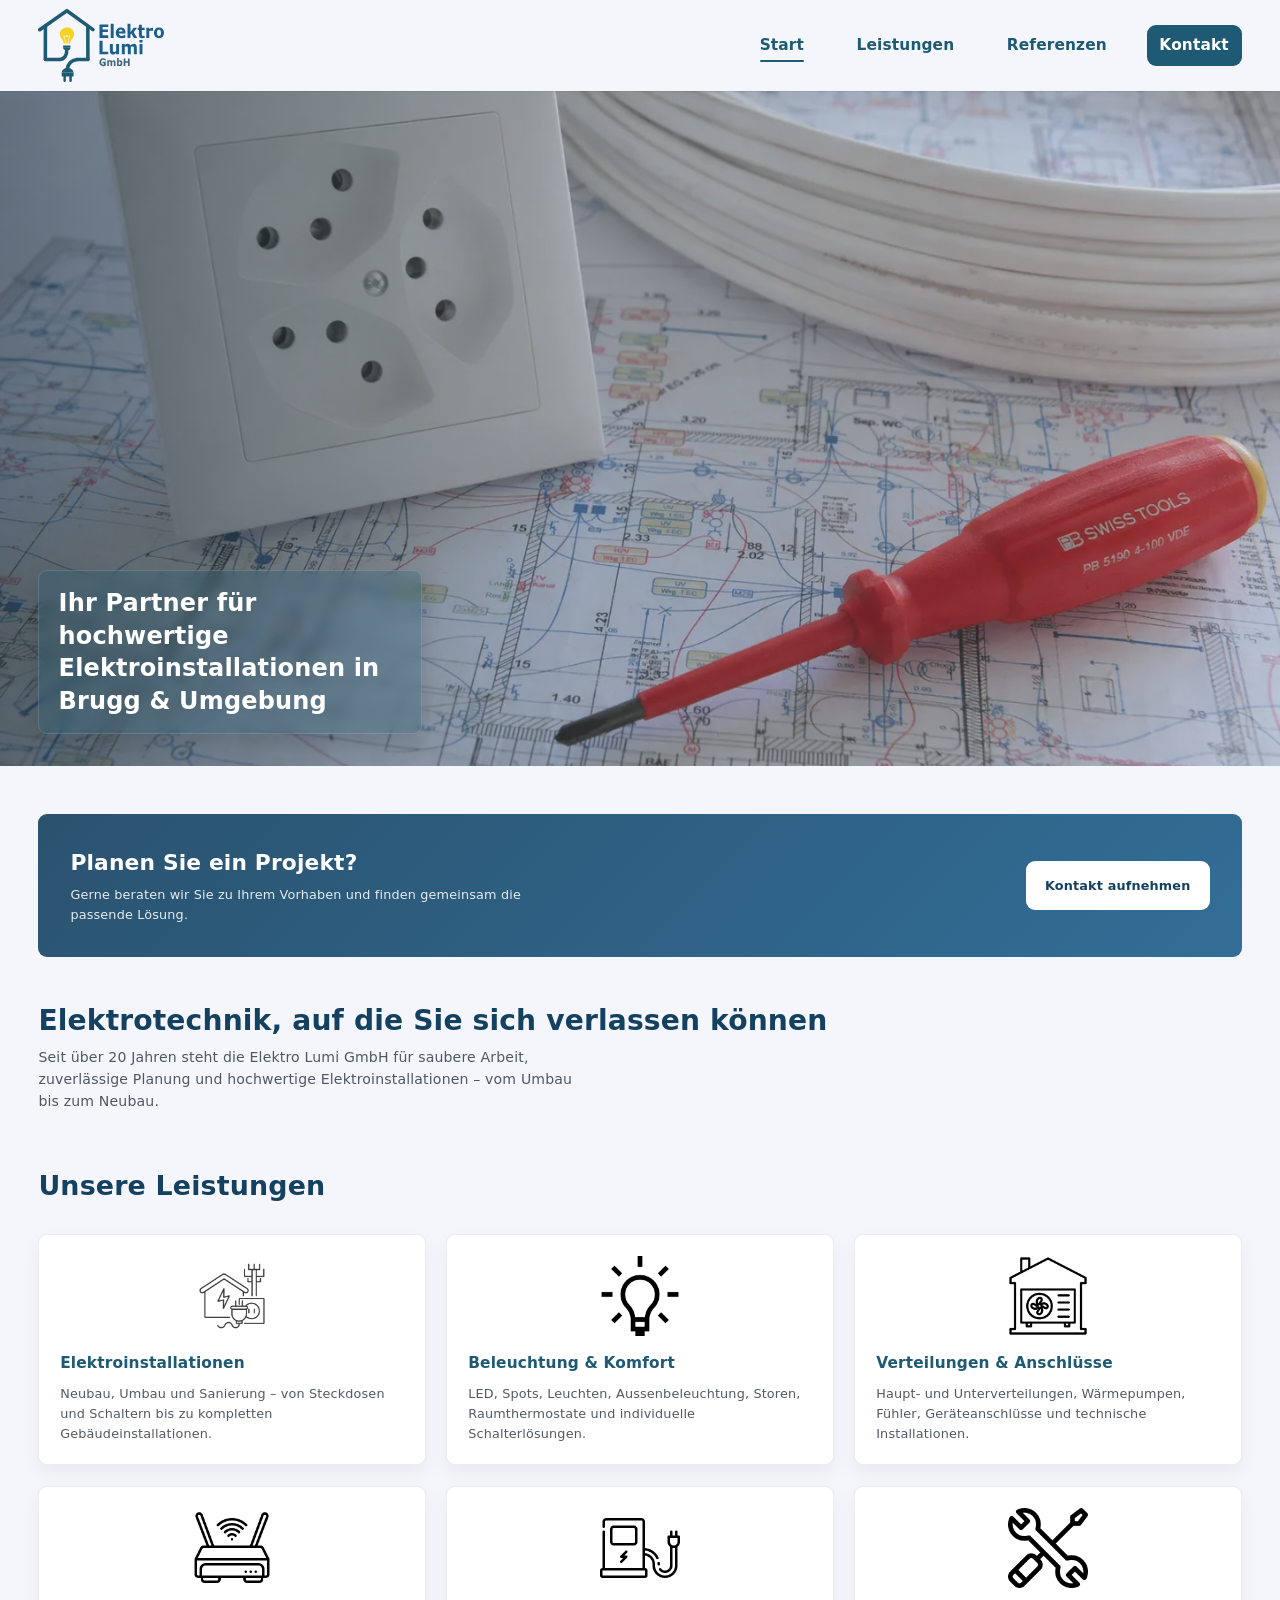
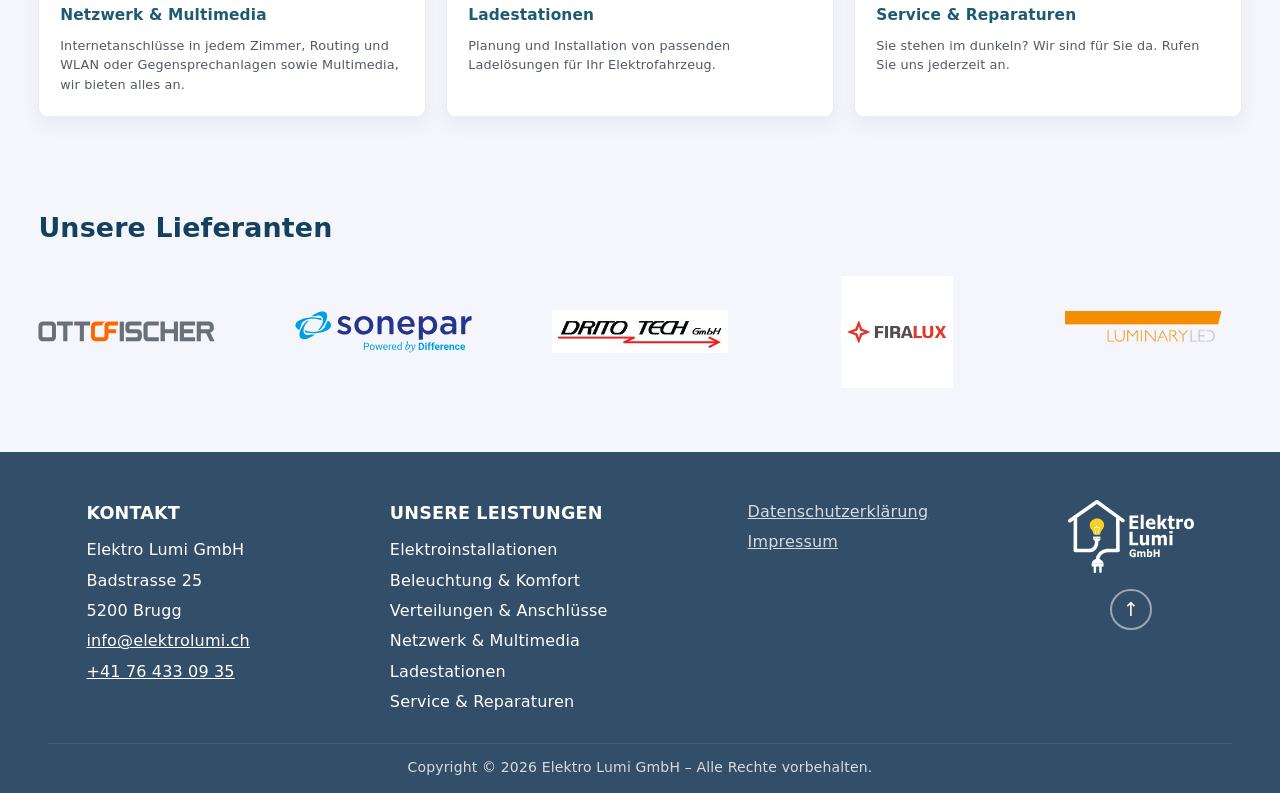
<file: index.html>
<!doctype html>
<html lang="de">
  <head>
    <meta charset="UTF-8" />
    <meta name="viewport" content="width=device-width, initial-scale=1.0" />
    <title>Elektro Lumi GmbH – Elektroinstallationen in Brugg, Aargau</title>
    <meta
      name="description"
      content="Elektro Lumi GmbH – Ihr Elektriker in Brugg (Aargau). Elektroinstallationen für Neubau, Umbau und Sanierung: Beleuchtung, Verteilungen, Netzwerk, Ladestationen und Service in Brugg und Umgebung."
    />
    <link rel="canonical" href="https://www.elektrolumi.ch/" />
    <meta name="theme-color" content="#1e5a73" />
    <meta property="og:type" content="website" />
    <meta property="og:site_name" content="Elektro Lumi GmbH" />
    <meta property="og:locale" content="de_CH" />
    <meta
      property="og:title"
      content="Elektro Lumi GmbH – Elektroinstallationen in Brugg, Aargau"
    />
    <meta
      property="og:description"
      content="Elektroinstallationen für Neubau, Umbau und Sanierung in Brugg und Umgebung – Beleuchtung, Verteilungen, Netzwerk, Ladestationen und Service."
    />
    <meta property="og:url" content="https://www.elektrolumi.ch/" />
    <meta
      property="og:image"
      content="https://www.elektrolumi.ch/assets/images-web/hero-img1-1448.jpg"
    />
    <meta name="twitter:card" content="summary_large_image" />
    <link rel="icon" href="assets/icons/favicon.svg" type="image/svg+xml" />
    <link rel="apple-touch-icon" href="assets/icons/apple-touch-icon.png" />
    <link rel="stylesheet" href="css/style.css" />
    <script type="application/ld+json">
      {
        "@context": "https://schema.org",
        "@type": "Electrician",
        "@id": "https://www.elektrolumi.ch/#business",
        "name": "Elektro Lumi GmbH",
        "url": "https://www.elektrolumi.ch/",
        "image": "https://www.elektrolumi.ch/assets/images-web/hero-img1-1448.jpg",
        "telephone": "+41764330935",
        "email": "info@elektrolumi.ch",
        "founder": "Hashim Cikaqi",
        "vatID": "CHE-113.204.558",
        "address": {
          "@type": "PostalAddress",
          "streetAddress": "Badstrasse 25",
          "postalCode": "5200",
          "addressLocality": "Brugg",
          "addressRegion": "Aargau",
          "addressCountry": "CH"
        },
        "areaServed": "Brugg und Umgebung, Kanton Aargau",
        "description": "Elektro Lumi GmbH aus Brugg (Aargau) – Elektroinstallationen für Neubau, Umbau und Sanierung, Beleuchtung, Verteilungen, Netzwerk & Multimedia, Ladestationen sowie Service und Reparaturen."
      }
    </script>

    <script type="application/ld+json">
      {
        "@context": "https://schema.org",
        "@type": "WebSite",
        "name": "Elektro Lumi GmbH",
        "alternateName": "Elektro Lumi",
        "url": "https://www.elektrolumi.ch/"
      }
    </script>
  </head>

  <body>
    <header id="main-header">
      <div class="off-screen-menu" id="off-screen-menu">
        <ul class="nav-links">
          <li>
            <a href="index.html" class="nav-item active" aria-current="page"
              >Start</a
            >
          </li>
          <li><a href="leistungen.html" class="nav-item">Leistungen</a></li>
          <li><a href="referenzen.html" class="nav-item">Referenzen</a></li>
          <li><a href="kontakt.html" class="nav-item nav-cta">Kontakt</a></li>
        </ul>
      </div>

      <nav class="navbar" aria-label="Hauptnavigation">
        <div class="navbar-inner wrap">
          <a href="index.html" class="logo">
            <img src="assets/icons/logo.svg" alt="Elektro Lumi Logo" />
          </a>
          <ul class="nav-links">
            <li>
              <a href="index.html" class="nav-item active" aria-current="page"
                >Start</a
              >
            </li>
            <li><a href="leistungen.html" class="nav-item">Leistungen</a></li>
            <li><a href="referenzen.html" class="nav-item">Referenzen</a></li>
            <li><a href="kontakt.html" class="nav-item nav-cta">Kontakt</a></li>
          </ul>

          <button
            type="button"
            class="ham-menu"
            aria-expanded="false"
            aria-controls="off-screen-menu"
            aria-label="Menü öffnen"
          >
            <span aria-hidden="true"></span>
            <span aria-hidden="true"></span>
            <span aria-hidden="true"></span>
          </button>
        </div>
      </nav>
    </header>

    <main>
      <!-- hero section -->
      <section class="hero" aria-label="Startbereich">
        <img
          src="assets/images-web/hero-img1-800.webp"
          srcset="
            assets/images-web/hero-img1-400.webp   400w,
            assets/images-web/hero-img1-800.webp   800w,
            assets/images-web/hero-img1-1448.webp 1448w
          "
          sizes="100vw"
          alt="Bild eines Schraubenzieher, Elektroplan Steckdose und Kabel"
          class="hero-img"
          width="1448"
          height="1086"
          decoding="async"
          fetchpriority="high"
        />

        <!-- transparent box in hero section -->
        <div class="hero-inner wrap">
          <div class="hero-callout">
            <h1 class="hero-callout-title">
              Ihr Partner für hochwertige Elektroinstallationen in Brugg &
              Umgebung
            </h1>
          </div>
        </div>
      </section>

      <!-- contact me box -->
      <section class="cta" aria-label="Kontakt aufnehmen">
        <div class="wrap">
          <div class="cta-box">
            <div>
              <h2 class="cta-title">Planen Sie ein Projekt?</h2>
              <p class="cta-text">
                Gerne beraten wir Sie zu Ihrem Vorhaben und finden gemeinsam die
                passende Lösung.
              </p>
            </div>

            <a href="kontakt.html" class="cta-button">Kontakt aufnehmen</a>
          </div>
        </div>
      </section>

      <section class="intro" aria-label="Über Elektro Lumi">
        <div class="wrap">
          <h2 class="intro-title">
            Elektrotechnik, auf die Sie sich verlassen können
          </h2>
          <p class="intro-text">
            Seit über 20 Jahren steht die Elektro Lumi GmbH für saubere Arbeit,
            zuverlässige Planung und hochwertige Elektroinstallationen – vom
            Umbau bis zum Neubau.
          </p>
        </div>
      </section>

      <section class="services-preview" aria-label="Unsere Leistungen">
        <div class="wrap">
          <h2 class="section-title">Unsere Leistungen</h2>

          <div class="services-grid">
            <article class="service-card">
              <img
                src="assets/icons/elektro.png"
                alt="Icon von Elektroinstallationen"
                class="service-card-icon"
                width="64"
                height="64"
              />
              <h3>Elektroinstallationen</h3>
              <p>
                Neubau, Umbau und Sanierung – von Steckdosen und Schaltern bis
                zu kompletten Gebäudeinstallationen.
              </p>
            </article>

            <article class="service-card">
              <img
                src="assets/icons/licht.png"
                alt="Icon einer Glühbirne"
                class="service-card-icon"
                width="64"
                height="64"
              />
              <h3>Beleuchtung & Komfort</h3>
              <p>
                LED, Spots, Leuchten, Aussenbeleuchtung, Storen, Raumthermostate
                und individuelle Schalterlösungen.
              </p>
            </article>

            <article class="service-card">
              <img
                src="assets/icons/warmepumpe.png"
                alt="Icon einer Waermepumpe"
                class="service-card-icon"
                width="64"
                height="64"
              />
              <h3>Verteilungen & Anschlüsse</h3>
              <p>
                Haupt- und Unterverteilungen, Wärmepumpen, Fühler,
                Geräteanschlüsse und technische Installationen.
              </p>
            </article>

            <article class="service-card">
              <img
                src="assets/icons/internet.png"
                alt="Icon eines Modem mit Wifi"
                class="service-card-icon"
                width="64"
                height="64"
              />
              <h3>Netzwerk & Multimedia</h3>
              <p>
                Internetanschlüsse in jedem Zimmer, Routing und WLAN oder
                Gegensprechanlagen sowie Multimedia, wir bieten alles an.
              </p>
            </article>

            <article class="service-card">
              <img
                src="assets/icons/elektrotankstelle.png"
                alt="Icon einer Elektroladestation"
                class="service-card-icon"
                width="64"
                height="64"
              />
              <h3>Ladestationen</h3>
              <p>
                Planung und Installation von passenden Ladelösungen für Ihr
                Elektrofahrzeug.
              </p>
            </article>

            <article class="service-card">
              <img
                src="assets/icons/service.png"
                alt="Icon eines Schluessels und Schraubenzieher"
                class="service-card-icon"
                width="64"
                height="64"
              />
              <h3>Service & Reparaturen</h3>
              <p>
                Sie stehen im dunkeln? Wir sind für Sie da. Rufen Sie uns
                jederzeit an.
              </p>
            </article>
          </div>
        </div>
      </section>

      <section class="supplier" aria-label="Lieferanten">
        <div class="wrap">
          <h2 class="section-title">Unsere Lieferanten</h2>
          <div class="supplier-logo">
            <a
              href="https://www.ottofischer.ch/de/"
              target="_blank"
              rel="noopener noreferrer"
              aria-label="Otto Fischer – Webseite (öffnet in neuem Tab)"
            >
              <img src="assets/supplier-logos/ottofischer.svg" alt="" />
            </a>
            <a
              href="https://www.sonepar.ch/de"
              target="_blank"
              rel="noopener noreferrer"
              aria-label="Sonepar – Webseite (öffnet in neuem Tab)"
            >
              <img src="assets/supplier-logos/sonepar.svg" alt="" />
            </a>
            <a
              href="https://www.dritotech.ch/"
              target="_blank"
              rel="noopener noreferrer"
              aria-label="Drito Tech – Webseite (öffnet in neuem Tab)"
            >
              <img src="assets/supplier-logos/dritotech.jpg" alt="" />
            </a>
            <a
              href="https://www.firalux.ch/"
              target="_blank"
              rel="noopener noreferrer"
              aria-label="Firalux – Webseite (öffnet in neuem Tab)"
            >
              <img src="assets/supplier-logos/firalux.jpg" alt="" />
            </a>
            <a
              href="https://www.luminaryled.ch/"
              target="_blank"
              rel="noopener noreferrer"
              aria-label="LuminaryLED – Webseite (öffnet in neuem Tab)"
            >
              <img src="assets/supplier-logos/luminaryled.png" alt="" />
            </a>
          </div>
        </div>
      </section>
    </main>

    <footer class="footer">
      <div class="footer-inner wrap">
        <ul class="footer-list">
          <li class="footer-list-title">Kontakt</li>
          <li>Elektro Lumi GmbH</li>
          <li>Badstrasse 25</li>
          <li>5200 Brugg</li>
          <li><a href="mailto:info@elektrolumi.ch">info@elektrolumi.ch</a></li>
          <li><a href="tel:+41764330935">+41 76 433 09 35</a></li>
        </ul>

        <ul class="footer-list">
          <li class="footer-list-title">Unsere Leistungen</li>
          <li>Elektroinstallationen</li>
          <li>Beleuchtung &amp; Komfort</li>
          <li>Verteilungen &amp; Anschlüsse</li>
          <li>Netzwerk &amp; Multimedia</li>
          <li>Ladestationen</li>
          <li>Service &amp; Reparaturen</li>
        </ul>

        <ul class="footer-list data-impressum">
          <li><a href="datenschutz.html">Datenschutzerklärung</a></li>
          <li><a href="impressum.html">Impressum</a></li>
        </ul>

        <div class="footer-brand">
          <a href="index.html" class="logo">
            <img src="assets/icons/logo-footer3.svg" alt="Elektro Lumi Logo" />
          </a>
          <a
            href="#main-header"
            class="to-top"
            aria-label="Nach oben zum Seitenanfang"
          >
            <span aria-hidden="true">↑</span>
          </a>
        </div>
      </div>
      <p class="footer-copyright">
        Copyright © 2026 Elektro Lumi GmbH – Alle Rechte vorbehalten.
      </p>
    </footer>

    <!-- scripts -->
    <script src="js/ham-menu-loader.js"></script>
  </body>
</html>
</file>
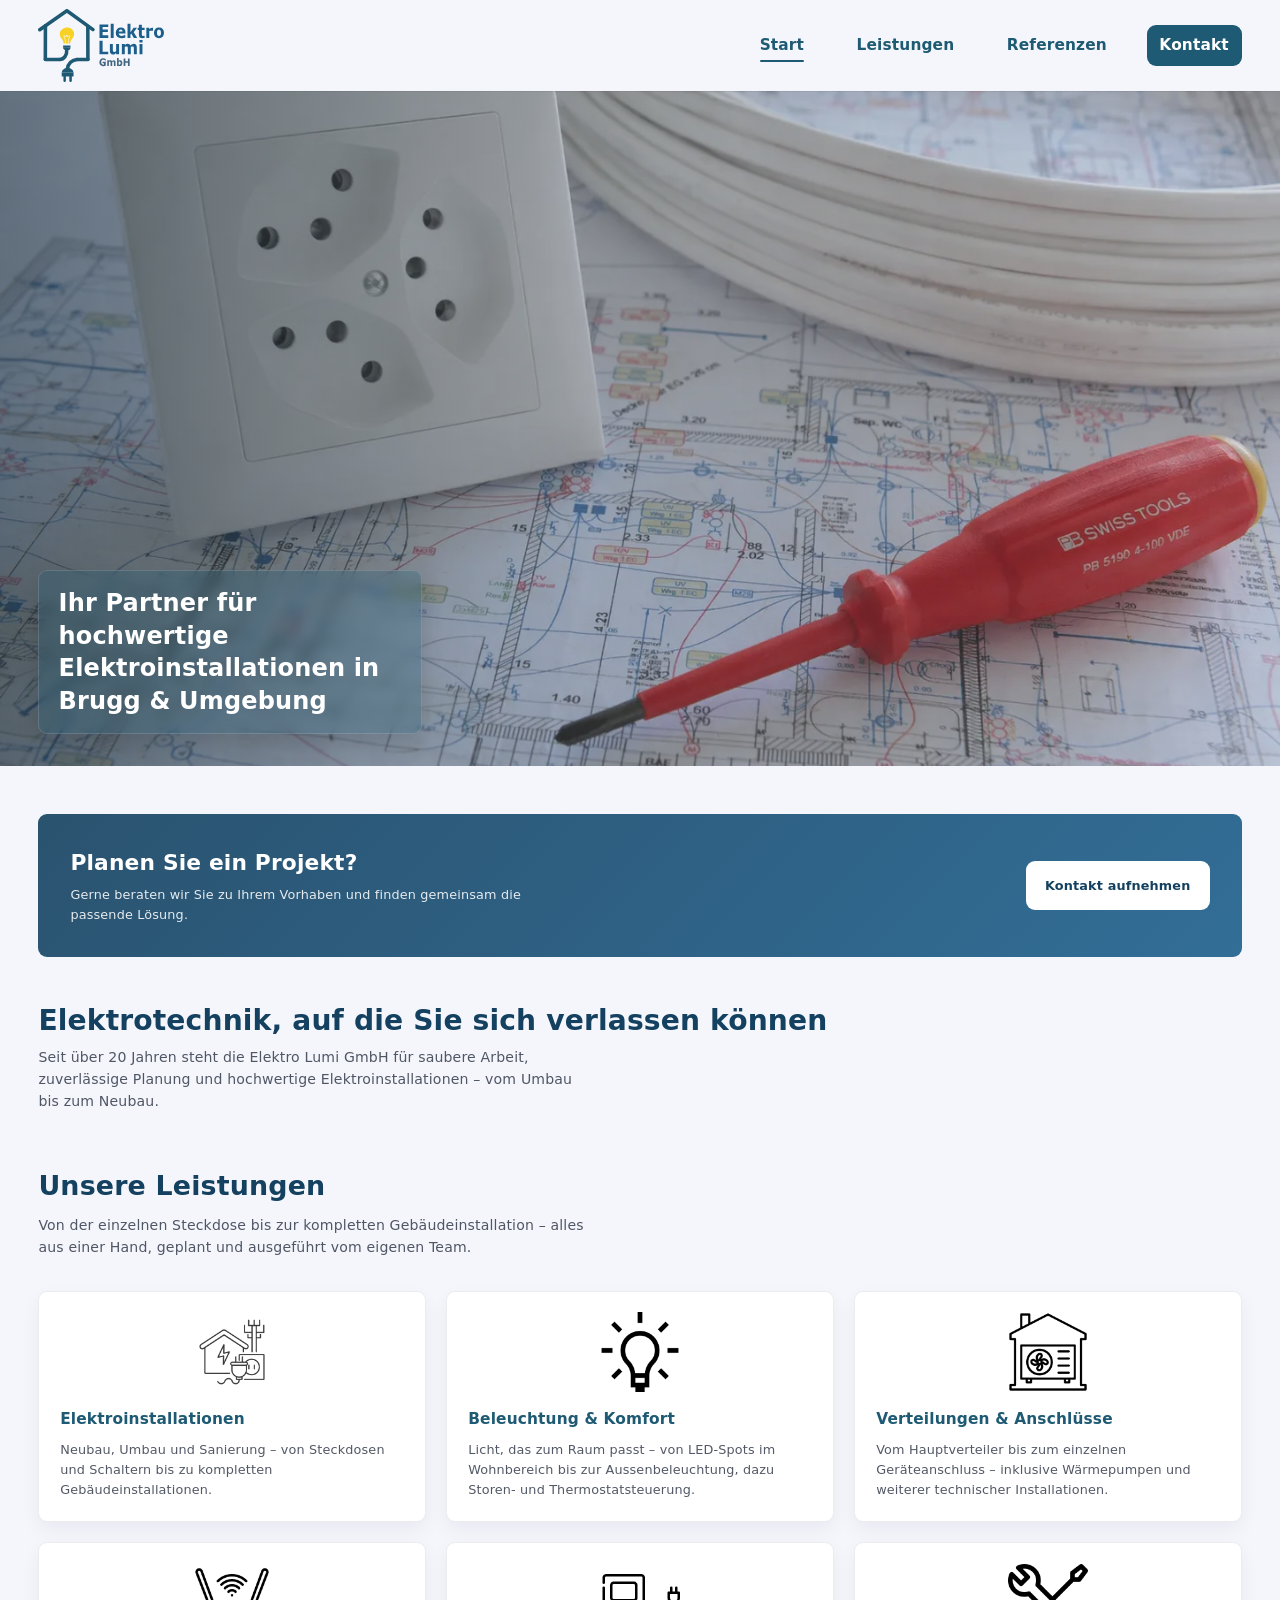
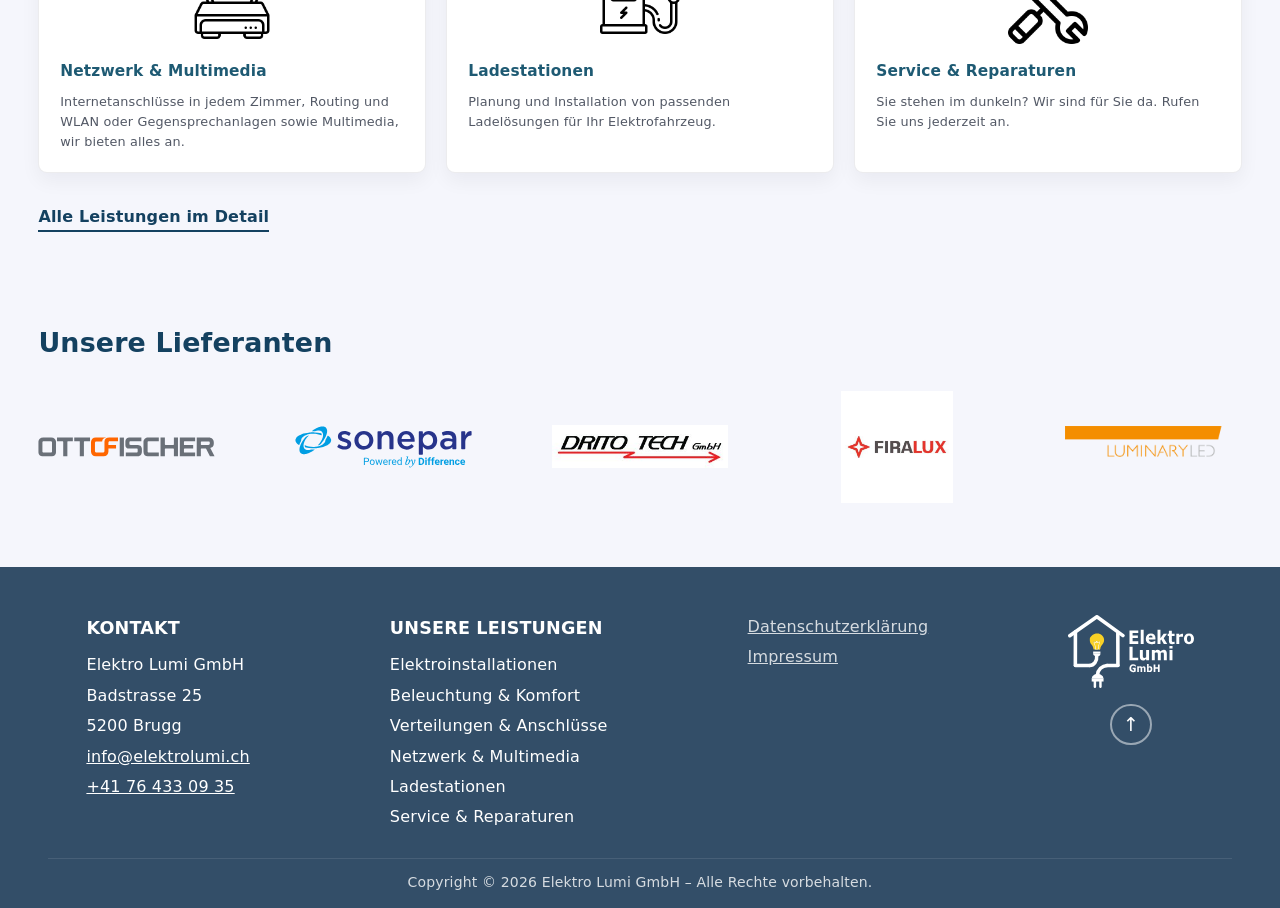
<file: site/index.html>
<!doctype html>
<html lang="de">
  <head>
    <meta charset="UTF-8" />
    <meta name="viewport" content="width=device-width, initial-scale=1.0" />
    <title>Elektro Lumi GmbH – Elektroinstallationen in Brugg, Aargau</title>
    <meta
      name="description"
      content="Elektro Lumi GmbH – Ihr Elektriker in Brugg (Aargau). Elektroinstallationen für Neubau, Umbau und Sanierung: Beleuchtung, Verteilungen, Netzwerk, Ladestationen und Service in Brugg und Umgebung."
    />
    <link rel="canonical" href="https://www.elektrolumi.ch/" />
    <meta name="theme-color" content="#1e5a73" />
    <meta property="og:type" content="website" />
    <meta property="og:site_name" content="Elektro Lumi GmbH" />
    <meta property="og:locale" content="de_CH" />
    <meta
      property="og:title"
      content="Elektro Lumi GmbH – Elektroinstallationen in Brugg, Aargau"
    />
    <meta
      property="og:description"
      content="Elektroinstallationen für Neubau, Umbau und Sanierung in Brugg und Umgebung – Beleuchtung, Verteilungen, Netzwerk, Ladestationen und Service."
    />
    <meta property="og:url" content="https://www.elektrolumi.ch/" />
    <meta
      property="og:image"
      content="https://www.elektrolumi.ch/assets/images-web/hero-img1-1448.jpg"
    />
    <meta name="twitter:card" content="summary_large_image" />
    <link rel="icon" href="assets/icons/favicon.svg" type="image/svg+xml" />
    <link rel="apple-touch-icon" href="assets/icons/apple-touch-icon.png" />
    <link rel="stylesheet" href="css/style.css" />
    <script type="application/ld+json">
      {
        "@context": "https://schema.org",
        "@type": "Electrician",
        "@id": "https://www.elektrolumi.ch/#business",
        "name": "Elektro Lumi GmbH",
        "url": "https://www.elektrolumi.ch/",
        "image": "https://www.elektrolumi.ch/assets/images-web/hero-img1-1448.jpg",
        "telephone": "+41764330935",
        "email": "info@elektrolumi.ch",
        "founder": "Hashim Cikaqi",
        "vatID": "CHE-113.204.558",
        "address": {
          "@type": "PostalAddress",
          "streetAddress": "Badstrasse 25",
          "postalCode": "5200",
          "addressLocality": "Brugg",
          "addressRegion": "Aargau",
          "addressCountry": "CH"
        },
        "areaServed": "Brugg und Umgebung, Kanton Aargau",
        "description": "Elektro Lumi GmbH aus Brugg (Aargau) – Elektroinstallationen für Neubau, Umbau und Sanierung, Beleuchtung, Verteilungen, Netzwerk & Multimedia, Ladestationen sowie Service und Reparaturen."
      }
    </script>

    <script type="application/ld+json">
      {
        "@context": "https://schema.org",
        "@type": "WebSite",
        "name": "Elektro Lumi GmbH",
        "alternateName": "Elektro Lumi",
        "url": "https://www.elektrolumi.ch/"
      }
    </script>
  </head>

  <body>
    <header id="main-header">
      <div class="off-screen-menu" id="off-screen-menu">
        <ul class="nav-links">
          <li>
            <a href="index.html" class="nav-item active" aria-current="page"
              >Start</a
            >
          </li>
          <li><a href="leistungen.html" class="nav-item">Leistungen</a></li>
          <li><a href="referenzen.html" class="nav-item">Referenzen</a></li>
          <li><a href="kontakt.html" class="nav-item nav-cta">Kontakt</a></li>
        </ul>
      </div>

      <nav class="navbar" aria-label="Hauptnavigation">
        <div class="navbar-inner wrap">
          <a href="index.html" class="logo">
            <img src="assets/icons/logo.svg" alt="Elektro Lumi Logo" />
          </a>
          <ul class="nav-links">
            <li>
              <a href="index.html" class="nav-item active" aria-current="page"
                >Start</a
              >
            </li>
            <li><a href="leistungen.html" class="nav-item">Leistungen</a></li>
            <li><a href="referenzen.html" class="nav-item">Referenzen</a></li>
            <li><a href="kontakt.html" class="nav-item nav-cta">Kontakt</a></li>
          </ul>

          <button
            type="button"
            class="ham-menu"
            aria-expanded="false"
            aria-controls="off-screen-menu"
            aria-label="Menü öffnen"
          >
            <span aria-hidden="true"></span>
            <span aria-hidden="true"></span>
            <span aria-hidden="true"></span>
          </button>
        </div>
      </nav>
    </header>

    <main>
      <!-- hero section -->
      <section class="hero" aria-label="Startbereich">
        <img
          src="assets/images-web/hero-img1-800.webp"
          srcset="
            assets/images-web/hero-img1-400.webp   400w,
            assets/images-web/hero-img1-800.webp   800w,
            assets/images-web/hero-img1-1448.webp 1448w
          "
          sizes="100vw"
          alt="Bild eines Schraubenzieher, Elektroplan Steckdose und Kabel"
          class="hero-img"
          width="1448"
          height="1086"
          decoding="async"
          fetchpriority="high"
        />

        <!-- transparent box in hero section -->
        <div class="hero-inner wrap">
          <div class="hero-callout">
            <h1 class="hero-callout-title">
              Ihr Partner für hochwertige Elektroinstallationen in Brugg &
              Umgebung
            </h1>
          </div>
        </div>
      </section>

      <!-- contact me box -->
      <section class="cta" aria-label="Kontakt aufnehmen">
        <div class="wrap">
          <div class="cta-box">
            <div>
              <h2 class="cta-title">Planen Sie ein Projekt?</h2>
              <p class="cta-text">
                Gerne beraten wir Sie zu Ihrem Vorhaben und finden gemeinsam die
                passende Lösung.
              </p>
            </div>

            <a href="kontakt.html" class="cta-button">Kontakt aufnehmen</a>
          </div>
        </div>
      </section>

      <section class="intro" aria-label="Über Elektro Lumi">
        <div class="wrap">
          <h2 class="intro-title">
            Elektrotechnik, auf die Sie sich verlassen können
          </h2>
          <p class="intro-text">
            Seit über 20 Jahren steht die Elektro Lumi GmbH für saubere Arbeit,
            zuverlässige Planung und hochwertige Elektroinstallationen – vom
            Umbau bis zum Neubau.
          </p>
        </div>
      </section>

      <section class="services-preview" aria-label="Unsere Leistungen">
        <div class="wrap">
          <h2 class="section-title">Unsere Leistungen</h2>
          <p class="intro-text services-intro">
            Von der einzelnen Steckdose bis zur kompletten Gebäudeinstallation –
            alles aus einer Hand, geplant und ausgeführt vom eigenen Team.
          </p>

          <div class="services-grid">
            <article class="service-card">
              <img
                src="assets/icons/elektro.png"
                alt="Icon von Elektroinstallationen"
                class="service-card-icon"
                width="64"
                height="64"
              />
              <h3>Elektroinstallationen</h3>
              <p>
                Neubau, Umbau und Sanierung – von Steckdosen und Schaltern bis
                zu kompletten Gebäudeinstallationen.
              </p>
            </article>

            <article class="service-card">
              <img
                src="assets/icons/licht.png"
                alt="Icon einer Glühbirne"
                class="service-card-icon"
                width="64"
                height="64"
              />
              <h3>Beleuchtung & Komfort</h3>
              <p>
                Licht, das zum Raum passt – von LED-Spots im Wohnbereich bis zur
                Aussenbeleuchtung, dazu Storen- und Thermostatsteuerung.
              </p>
            </article>

            <article class="service-card">
              <img
                src="assets/icons/warmepumpe.png"
                alt="Icon einer Waermepumpe"
                class="service-card-icon"
                width="64"
                height="64"
              />
              <h3>Verteilungen & Anschlüsse</h3>
              <p>
                Vom Hauptverteiler bis zum einzelnen Geräteanschluss – inklusive
                Wärmepumpen und weiterer technischer Installationen.
              </p>
            </article>

            <article class="service-card">
              <img
                src="assets/icons/internet.png"
                alt="Icon eines Modem mit Wifi"
                class="service-card-icon"
                width="64"
                height="64"
              />
              <h3>Netzwerk & Multimedia</h3>
              <p>
                Internetanschlüsse in jedem Zimmer, Routing und WLAN oder
                Gegensprechanlagen sowie Multimedia, wir bieten alles an.
              </p>
            </article>

            <article class="service-card">
              <img
                src="assets/icons/elektrotankstelle.png"
                alt="Icon einer Elektroladestation"
                class="service-card-icon"
                width="64"
                height="64"
              />
              <h3>Ladestationen</h3>
              <p>
                Planung und Installation von passenden Ladelösungen für Ihr
                Elektrofahrzeug.
              </p>
            </article>

            <article class="service-card">
              <img
                src="assets/icons/service.png"
                alt="Icon eines Schluessels und Schraubenzieher"
                class="service-card-icon"
                width="64"
                height="64"
              />
              <h3>Service & Reparaturen</h3>
              <p>
                Sie stehen im dunkeln? Wir sind für Sie da. Rufen Sie uns
                jederzeit an.
              </p>
            </article>
          </div>

          <a href="leistungen.html" class="services-link"
            >Alle Leistungen im Detail</a
          >
        </div>
      </section>

      <section class="supplier" aria-label="Lieferanten">
        <div class="wrap">
          <h2 class="section-title">Unsere Lieferanten</h2>
          <div class="supplier-logo">
            <a
              href="https://www.ottofischer.ch/de/"
              target="_blank"
              rel="noopener noreferrer"
              aria-label="Otto Fischer – Webseite (öffnet in neuem Tab)"
            >
              <img src="assets/supplier-logos/ottofischer.svg" alt="" />
            </a>
            <a
              href="https://www.sonepar.ch/de"
              target="_blank"
              rel="noopener noreferrer"
              aria-label="Sonepar – Webseite (öffnet in neuem Tab)"
            >
              <img src="assets/supplier-logos/sonepar.svg" alt="" />
            </a>
            <a
              href="https://www.dritotech.ch/"
              target="_blank"
              rel="noopener noreferrer"
              aria-label="Drito Tech – Webseite (öffnet in neuem Tab)"
            >
              <img src="assets/supplier-logos/dritotech.jpg" alt="" />
            </a>
            <a
              href="https://www.firalux.ch/"
              target="_blank"
              rel="noopener noreferrer"
              aria-label="Firalux – Webseite (öffnet in neuem Tab)"
            >
              <img src="assets/supplier-logos/firalux.jpg" alt="" />
            </a>
            <a
              href="https://www.luminaryled.ch/"
              target="_blank"
              rel="noopener noreferrer"
              aria-label="LuminaryLED – Webseite (öffnet in neuem Tab)"
            >
              <img src="assets/supplier-logos/luminaryled.png" alt="" />
            </a>
          </div>
        </div>
      </section>
    </main>

    <footer class="footer">
      <div class="footer-inner wrap">
        <ul class="footer-list">
          <li class="footer-list-title">Kontakt</li>
          <li>Elektro Lumi GmbH</li>
          <li>Badstrasse 25</li>
          <li>5200 Brugg</li>
          <li><a href="mailto:info@elektrolumi.ch">info@elektrolumi.ch</a></li>
          <li><a href="tel:+41764330935">+41 76 433 09 35</a></li>
        </ul>

        <ul class="footer-list">
          <li class="footer-list-title">Unsere Leistungen</li>
          <li>Elektroinstallationen</li>
          <li>Beleuchtung &amp; Komfort</li>
          <li>Verteilungen &amp; Anschlüsse</li>
          <li>Netzwerk &amp; Multimedia</li>
          <li>Ladestationen</li>
          <li>Service &amp; Reparaturen</li>
        </ul>

        <ul class="footer-list data-impressum">
          <li><a href="datenschutz.html">Datenschutzerklärung</a></li>
          <li><a href="impressum.html">Impressum</a></li>
        </ul>

        <div class="footer-brand">
          <a href="index.html" class="logo">
            <img src="assets/icons/logo-footer3.svg" alt="Elektro Lumi Logo" />
          </a>
          <a
            href="#main-header"
            class="to-top"
            aria-label="Nach oben zum Seitenanfang"
          >
            <span aria-hidden="true">↑</span>
          </a>
        </div>
      </div>
      <p class="footer-copyright">
        Copyright © 2026 Elektro Lumi GmbH – Alle Rechte vorbehalten.
      </p>
    </footer>

    <!-- scripts -->
    <script src="js/ham-menu-loader.js"></script>
  </body>
</html>
</file>
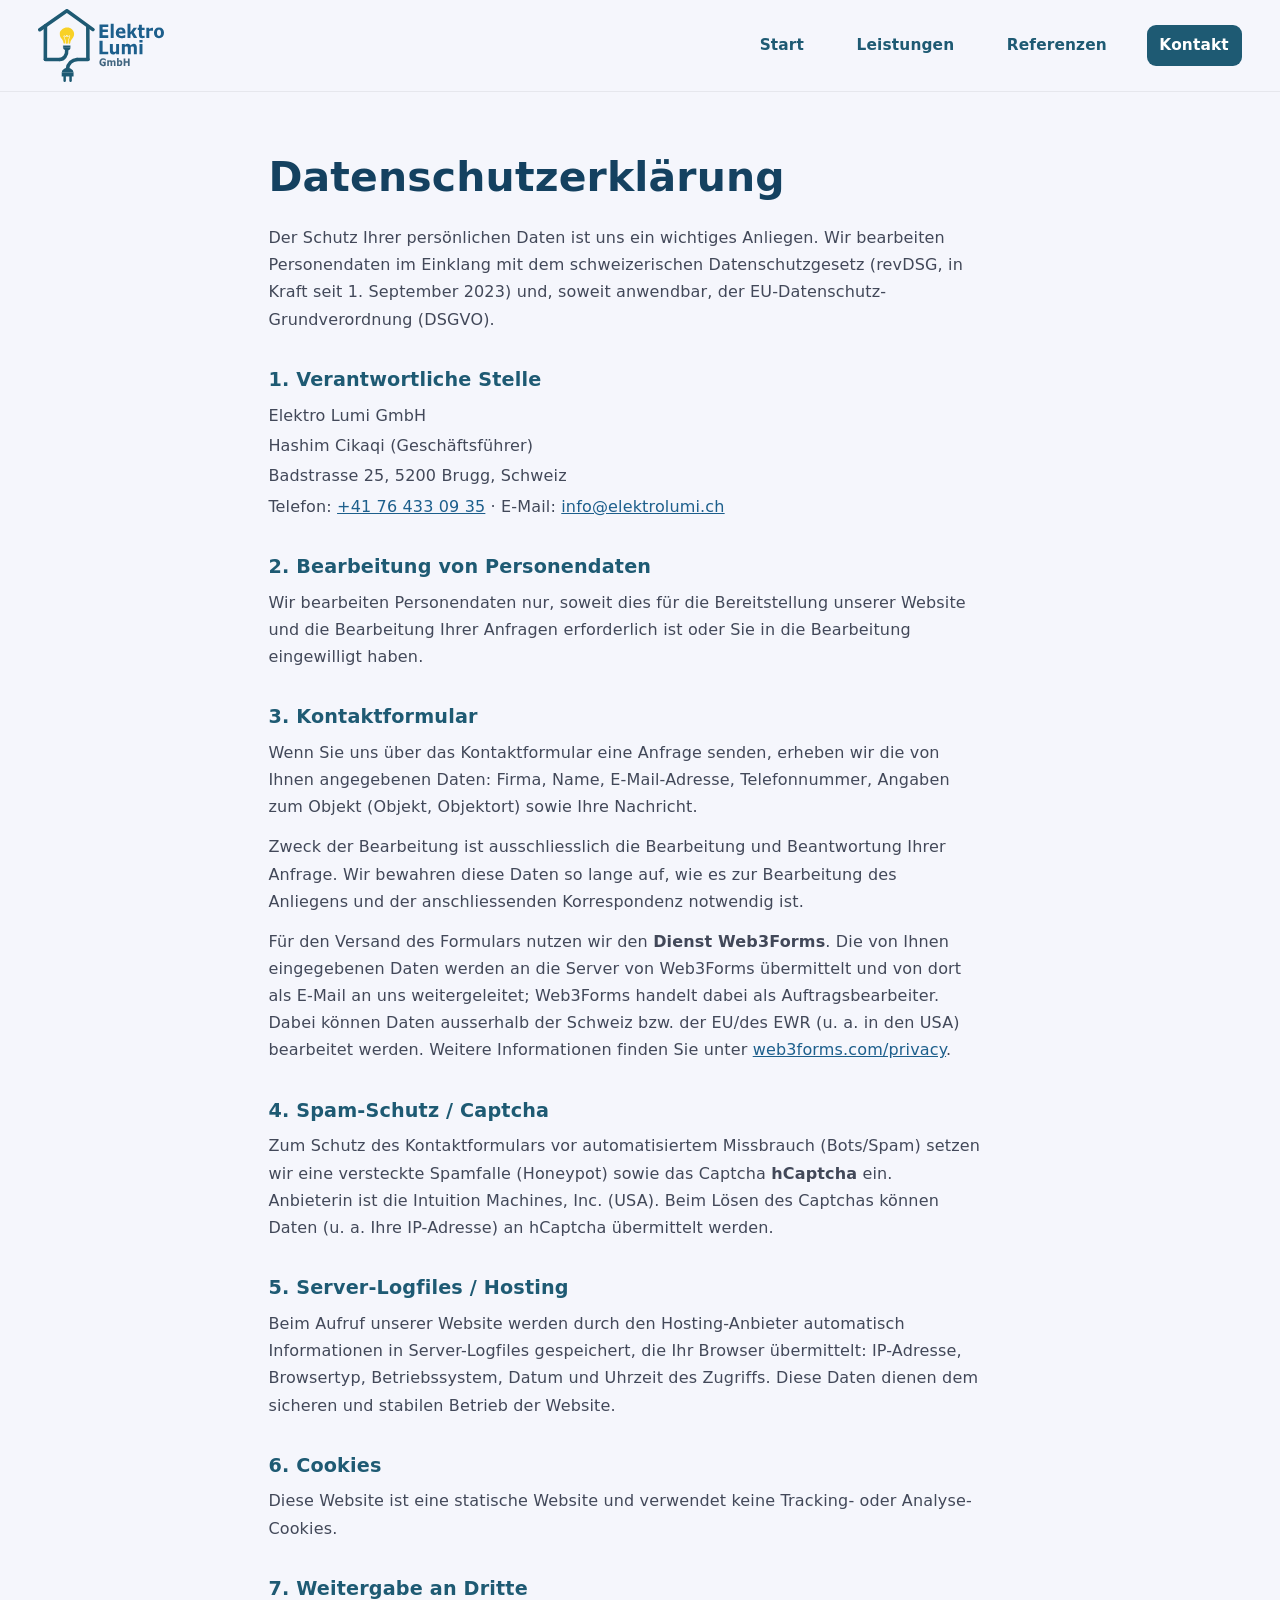
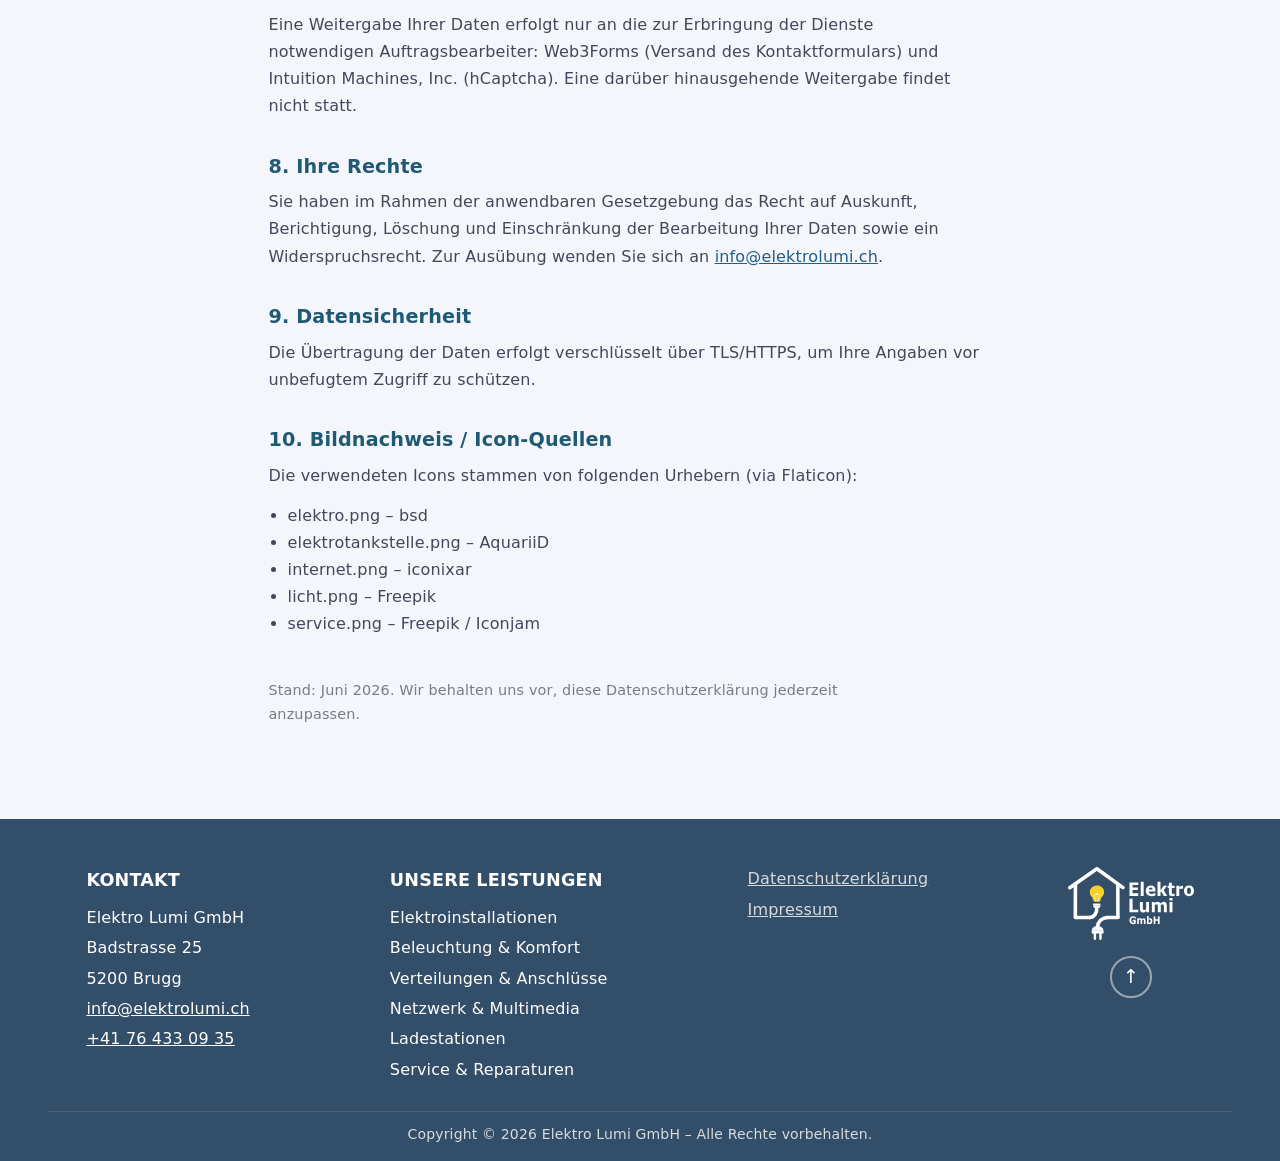
<file: datenschutz.html>
<!doctype html>
<html lang="de">
  <head>
    <meta charset="UTF-8" />
    <meta name="viewport" content="width=device-width, initial-scale=1.0" />
    <title>Datenschutzerklärung – Elektro Lumi GmbH</title>
    <meta
      name="description"
      content="Datenschutzerklärung der Elektro Lumi GmbH aus Brugg (Aargau) – Informationen zur Bearbeitung von Personendaten auf elektrolumi.ch."
    />
    <link rel="canonical" href="https://www.elektrolumi.ch/datenschutz.html" />
    <meta name="theme-color" content="#1e5a73" />
    <link rel="icon" href="assets/icons/favicon.svg" type="image/svg+xml" />
    <link rel="apple-touch-icon" href="assets/icons/apple-touch-icon.png" />
    <link rel="stylesheet" href="css/style.css" />
    <link rel="stylesheet" href="css/legal.css" />
  </head>

  <body>
    <header id="main-header">
      <div class="off-screen-menu" id="off-screen-menu">
        <ul class="nav-links">
          <li><a href="index.html" class="nav-item">Start</a></li>
          <li><a href="leistungen.html" class="nav-item">Leistungen</a></li>
          <li><a href="referenzen.html" class="nav-item">Referenzen</a></li>
          <li><a href="kontakt.html" class="nav-item nav-cta">Kontakt</a></li>
        </ul>
      </div>

      <nav class="navbar" aria-label="Hauptnavigation">
        <div class="navbar-inner wrap">
          <a href="index.html" class="logo">
            <img src="assets/icons/logo.svg" alt="Elektro Lumi Logo" />
          </a>
          <ul class="nav-links">
            <li><a href="index.html" class="nav-item">Start</a></li>
            <li><a href="leistungen.html" class="nav-item">Leistungen</a></li>
            <li><a href="referenzen.html" class="nav-item">Referenzen</a></li>
            <li><a href="kontakt.html" class="nav-item nav-cta">Kontakt</a></li>
          </ul>

          <button
            type="button"
            class="ham-menu"
            aria-expanded="false"
            aria-controls="off-screen-menu"
            aria-label="Menü öffnen"
          >
            <span aria-hidden="true"></span>
            <span aria-hidden="true"></span>
            <span aria-hidden="true"></span>
          </button>
        </div>
      </nav>
    </header>

    <main class="wrap legal">
      <h1>Datenschutzerklärung</h1>

      <p>
        Der Schutz Ihrer persönlichen Daten ist uns ein wichtiges Anliegen. Wir
        bearbeiten Personendaten im Einklang mit dem schweizerischen
        Datenschutzgesetz (revDSG, in Kraft seit 1. September 2023) und, soweit
        anwendbar, der EU-Datenschutz-Grundverordnung (DSGVO).
      </p>

      <h2>1. Verantwortliche Stelle</h2>
      <p class="legal-meta">Elektro Lumi GmbH</p>
      <p class="legal-meta">Hashim Cikaqi (Geschäftsführer)</p>
      <p class="legal-meta">Badstrasse 25, 5200 Brugg, Schweiz</p>
      <p class="legal-meta">
        Telefon: <a href="tel:+41764330935">+41 76 433 09 35</a> · E-Mail:
        <a href="mailto:info@elektrolumi.ch">info@elektrolumi.ch</a>
      </p>

      <h2>2. Bearbeitung von Personendaten</h2>
      <p>
        Wir bearbeiten Personendaten nur, soweit dies für die Bereitstellung
        unserer Website und die Bearbeitung Ihrer Anfragen erforderlich ist oder
        Sie in die Bearbeitung eingewilligt haben.
      </p>

      <h2>3. Kontaktformular</h2>
      <p>
        Wenn Sie uns über das Kontaktformular eine Anfrage senden, erheben wir
        die von Ihnen angegebenen Daten: Firma, Name, E-Mail-Adresse,
        Telefonnummer, Angaben zum Objekt (Objekt, Objektort) sowie Ihre
        Nachricht.
      </p>
      <p>
        Zweck der Bearbeitung ist ausschliesslich die Bearbeitung und
        Beantwortung Ihrer Anfrage. Wir bewahren diese Daten so lange auf, wie
        es zur Bearbeitung des Anliegens und der anschliessenden Korrespondenz
        notwendig ist.
      </p>
      <p>
        Für den Versand des Formulars nutzen wir den
        <strong>Dienst Web3Forms</strong>. Die von Ihnen eingegebenen Daten
        werden an die Server von Web3Forms übermittelt und von dort als E-Mail
        an uns weitergeleitet; Web3Forms handelt dabei als Auftragsbearbeiter.
        Dabei können Daten ausserhalb der Schweiz bzw. der EU/des EWR (u. a. in
        den USA) bearbeitet werden. Weitere Informationen finden Sie unter
        <a href="https://web3forms.com/privacy" target="_blank" rel="noopener"
          >web3forms.com/privacy</a
        >.
      </p>

      <h2>4. Spam-Schutz / Captcha</h2>
      <p>
        Zum Schutz des Kontaktformulars vor automatisiertem Missbrauch
        (Bots/Spam) setzen wir eine versteckte Spamfalle (Honeypot) sowie das
        Captcha
        <strong>hCaptcha</strong> ein. Anbieterin ist die Intuition Machines,
        Inc. (USA). Beim Lösen des Captchas können Daten (u. a. Ihre IP-Adresse)
        an hCaptcha übermittelt werden.
      </p>

      <h2>5. Server-Logfiles / Hosting</h2>
      <p>
        Beim Aufruf unserer Website werden durch den Hosting-Anbieter
        automatisch Informationen in Server-Logfiles gespeichert, die Ihr
        Browser übermittelt: IP-Adresse, Browsertyp, Betriebssystem, Datum und
        Uhrzeit des Zugriffs. Diese Daten dienen dem sicheren und stabilen
        Betrieb der Website.
      </p>

      <h2>6. Cookies</h2>
      <p>
        Diese Website ist eine statische Website und verwendet keine Tracking-
        oder Analyse-Cookies.
      </p>

      <h2>7. Weitergabe an Dritte</h2>
      <p>
        Eine Weitergabe Ihrer Daten erfolgt nur an die zur Erbringung der
        Dienste notwendigen Auftragsbearbeiter: Web3Forms (Versand des
        Kontaktformulars) und Intuition Machines, Inc. (hCaptcha). Eine darüber
        hinausgehende Weitergabe findet nicht statt.
      </p>

      <h2>8. Ihre Rechte</h2>
      <p>
        Sie haben im Rahmen der anwendbaren Gesetzgebung das Recht auf Auskunft,
        Berichtigung, Löschung und Einschränkung der Bearbeitung Ihrer Daten
        sowie ein Widerspruchsrecht. Zur Ausübung wenden Sie sich an
        <a href="mailto:info@elektrolumi.ch">info@elektrolumi.ch</a>.
      </p>

      <h2>9. Datensicherheit</h2>
      <p>
        Die Übertragung der Daten erfolgt verschlüsselt über TLS/HTTPS, um Ihre
        Angaben vor unbefugtem Zugriff zu schützen.
      </p>

      <h2>10. Bildnachweis / Icon-Quellen</h2>
      <p>
        Die verwendeten Icons stammen von folgenden Urhebern (via Flaticon):
      </p>
      <ul>
        <li>elektro.png – bsd</li>
        <li>elektrotankstelle.png – AquariiD</li>
        <li>internet.png – iconixar</li>
        <li>licht.png – Freepik</li>
        <li>service.png – Freepik / Iconjam</li>
      </ul>

      <p class="legal-stand">
        Stand: Juni 2026. Wir behalten uns vor, diese Datenschutzerklärung
        jederzeit anzupassen.
      </p>
    </main>

    <footer class="footer">
      <div class="footer-inner wrap">
        <ul class="footer-list">
          <li class="footer-list-title">Kontakt</li>
          <li>Elektro Lumi GmbH</li>
          <li>Badstrasse 25</li>
          <li>5200 Brugg</li>
          <li><a href="mailto:info@elektrolumi.ch">info@elektrolumi.ch</a></li>
          <li><a href="tel:+41764330935">+41 76 433 09 35</a></li>
        </ul>

        <ul class="footer-list">
          <li class="footer-list-title">Unsere Leistungen</li>
          <li>Elektroinstallationen</li>
          <li>Beleuchtung &amp; Komfort</li>
          <li>Verteilungen &amp; Anschlüsse</li>
          <li>Netzwerk &amp; Multimedia</li>
          <li>Ladestationen</li>
          <li>Service &amp; Reparaturen</li>
        </ul>

        <ul class="footer-list data-impressum">
          <li><a href="datenschutz.html">Datenschutzerklärung</a></li>
          <li><a href="impressum.html">Impressum</a></li>
        </ul>

        <div class="footer-brand">
          <a href="index.html" class="logo">
            <img src="assets/icons/logo-footer3.svg" alt="Elektro Lumi Logo" />
          </a>
          <a href="#main-header" class="to-top" aria-label="Nach oben zum Seitenanfang">
            <span aria-hidden="true">↑</span>
          </a>
        </div>
      </div>
      <p class="footer-copyright">
        Copyright © 2026 Elektro Lumi GmbH – Alle Rechte vorbehalten.
      </p>
    </footer>

    <!-- scripts -->
    <script src="js/ham-menu-loader.js"></script>
  </body>
</html>
</file>
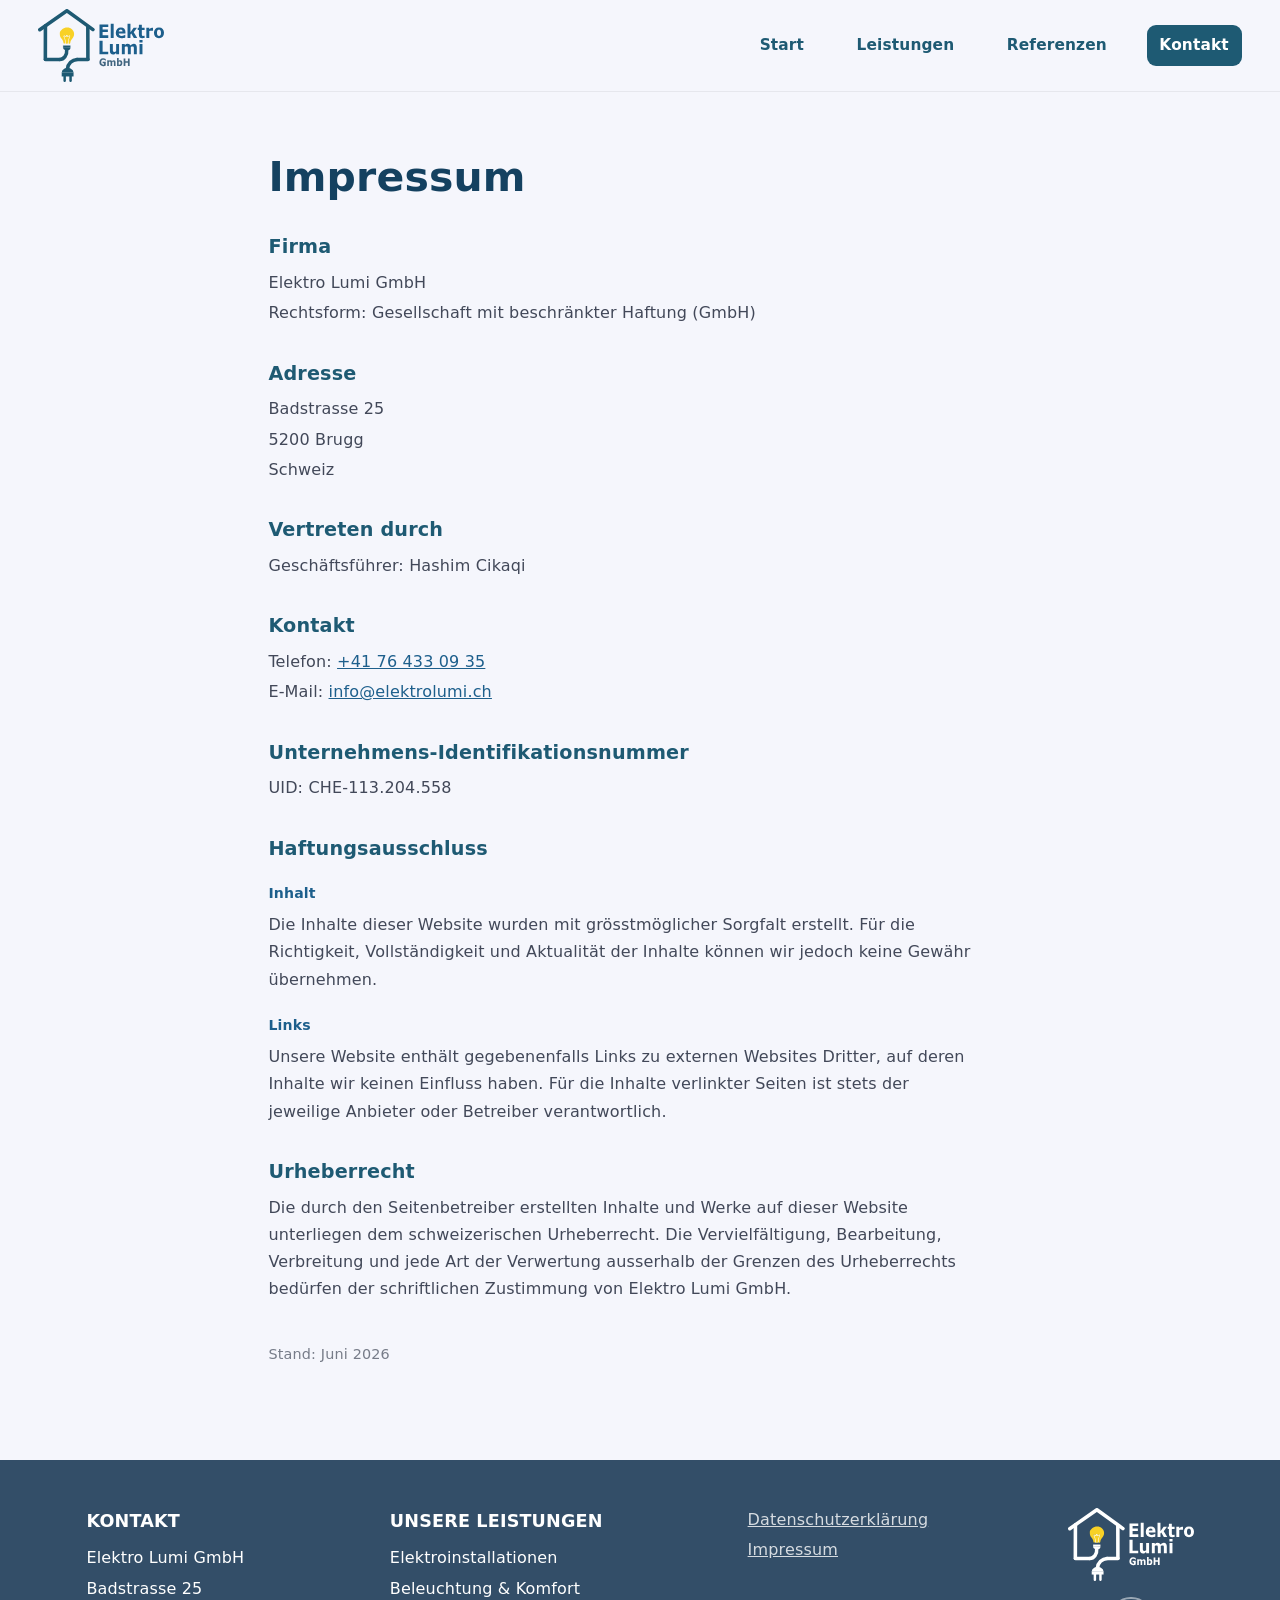
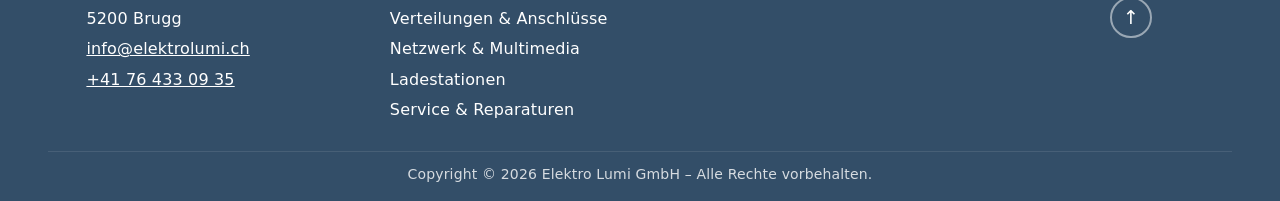
<file: impressum.html>
<!doctype html>
<html lang="de">
  <head>
    <meta charset="UTF-8" />
    <meta name="viewport" content="width=device-width, initial-scale=1.0" />
    <title>Impressum – Elektro Lumi GmbH</title>
    <meta
      name="description"
      content="Impressum der Elektro Lumi GmbH, Badstrasse 25, 5200 Brugg (Aargau) – Elektroinstallationen in Brugg und Umgebung."
    />
    <link rel="canonical" href="https://www.elektrolumi.ch/impressum.html" />
    <meta name="theme-color" content="#1e5a73" />
    <link rel="icon" href="assets/icons/favicon.svg" type="image/svg+xml" />
    <link rel="apple-touch-icon" href="assets/icons/apple-touch-icon.png" />
    <link rel="stylesheet" href="css/style.css" />
    <link rel="stylesheet" href="css/legal.css" />
  </head>

  <body>
    <header id="main-header">
      <div class="off-screen-menu" id="off-screen-menu">
        <ul class="nav-links">
          <li><a href="index.html" class="nav-item">Start</a></li>
          <li><a href="leistungen.html" class="nav-item">Leistungen</a></li>
          <li><a href="referenzen.html" class="nav-item">Referenzen</a></li>
          <li><a href="kontakt.html" class="nav-item nav-cta">Kontakt</a></li>
        </ul>
      </div>

      <nav class="navbar" aria-label="Hauptnavigation">
        <div class="navbar-inner wrap">
          <a href="index.html" class="logo">
            <img src="assets/icons/logo.svg" alt="Elektro Lumi Logo" />
          </a>
          <ul class="nav-links">
            <li><a href="index.html" class="nav-item">Start</a></li>
            <li><a href="leistungen.html" class="nav-item">Leistungen</a></li>
            <li><a href="referenzen.html" class="nav-item">Referenzen</a></li>
            <li><a href="kontakt.html" class="nav-item nav-cta">Kontakt</a></li>
          </ul>

          <button
            type="button"
            class="ham-menu"
            aria-expanded="false"
            aria-controls="off-screen-menu"
            aria-label="Menü öffnen"
          >
            <span aria-hidden="true"></span>
            <span aria-hidden="true"></span>
            <span aria-hidden="true"></span>
          </button>
        </div>
      </nav>
    </header>

    <main class="wrap legal">
      <h1>Impressum</h1>

      <h2>Firma</h2>
      <p class="legal-meta">Elektro Lumi GmbH</p>
      <p class="legal-meta">
        Rechtsform: Gesellschaft mit beschränkter Haftung (GmbH)
      </p>

      <h2>Adresse</h2>
      <p class="legal-meta">Badstrasse 25</p>
      <p class="legal-meta">5200 Brugg</p>
      <p class="legal-meta">Schweiz</p>

      <h2>Vertreten durch</h2>
      <p>Geschäftsführer: Hashim Cikaqi</p>

      <h2>Kontakt</h2>
      <p class="legal-meta">
        Telefon: <a href="tel:+41764330935">+41 76 433 09 35</a>
      </p>
      <p class="legal-meta">
        E-Mail: <a href="mailto:info@elektrolumi.ch">info@elektrolumi.ch</a>
      </p>

      <h2>Unternehmens-Identifikationsnummer</h2>
      <p>UID: CHE-113.204.558</p>

      <h2>Haftungsausschluss</h2>
      <h3>Inhalt</h3>
      <p>
        Die Inhalte dieser Website wurden mit grösstmöglicher Sorgfalt erstellt.
        Für die Richtigkeit, Vollständigkeit und Aktualität der Inhalte können
        wir jedoch keine Gewähr übernehmen.
      </p>
      <h3>Links</h3>
      <p>
        Unsere Website enthält gegebenenfalls Links zu externen Websites
        Dritter, auf deren Inhalte wir keinen Einfluss haben. Für die Inhalte
        verlinkter Seiten ist stets der jeweilige Anbieter oder Betreiber
        verantwortlich.
      </p>

      <h2>Urheberrecht</h2>
      <p>
        Die durch den Seitenbetreiber erstellten Inhalte und Werke auf dieser
        Website unterliegen dem schweizerischen Urheberrecht. Die
        Vervielfältigung, Bearbeitung, Verbreitung und jede Art der Verwertung
        ausserhalb der Grenzen des Urheberrechts bedürfen der schriftlichen
        Zustimmung von Elektro Lumi GmbH.
      </p>

      <p class="legal-stand">Stand: Juni 2026</p>
    </main>

    <footer class="footer">
      <div class="footer-inner wrap">
        <ul class="footer-list">
          <li class="footer-list-title">Kontakt</li>
          <li>Elektro Lumi GmbH</li>
          <li>Badstrasse 25</li>
          <li>5200 Brugg</li>
          <li><a href="mailto:info@elektrolumi.ch">info@elektrolumi.ch</a></li>
          <li><a href="tel:+41764330935">+41 76 433 09 35</a></li>
        </ul>

        <ul class="footer-list">
          <li class="footer-list-title">Unsere Leistungen</li>
          <li>Elektroinstallationen</li>
          <li>Beleuchtung &amp; Komfort</li>
          <li>Verteilungen &amp; Anschlüsse</li>
          <li>Netzwerk &amp; Multimedia</li>
          <li>Ladestationen</li>
          <li>Service &amp; Reparaturen</li>
        </ul>

        <ul class="footer-list data-impressum">
          <li><a href="datenschutz.html">Datenschutzerklärung</a></li>
          <li><a href="impressum.html">Impressum</a></li>
        </ul>

        <div class="footer-brand">
          <a href="index.html" class="logo">
            <img src="assets/icons/logo-footer3.svg" alt="Elektro Lumi Logo" />
          </a>
          <a href="#main-header" class="to-top" aria-label="Nach oben zum Seitenanfang">
            <span aria-hidden="true">↑</span>
          </a>
        </div>
      </div>
      <p class="footer-copyright">
        Copyright © 2026 Elektro Lumi GmbH – Alle Rechte vorbehalten.
      </p>
    </footer>

    <!-- scripts -->
    <script src="js/ham-menu-loader.js"></script>
  </body>
</html>
</file>
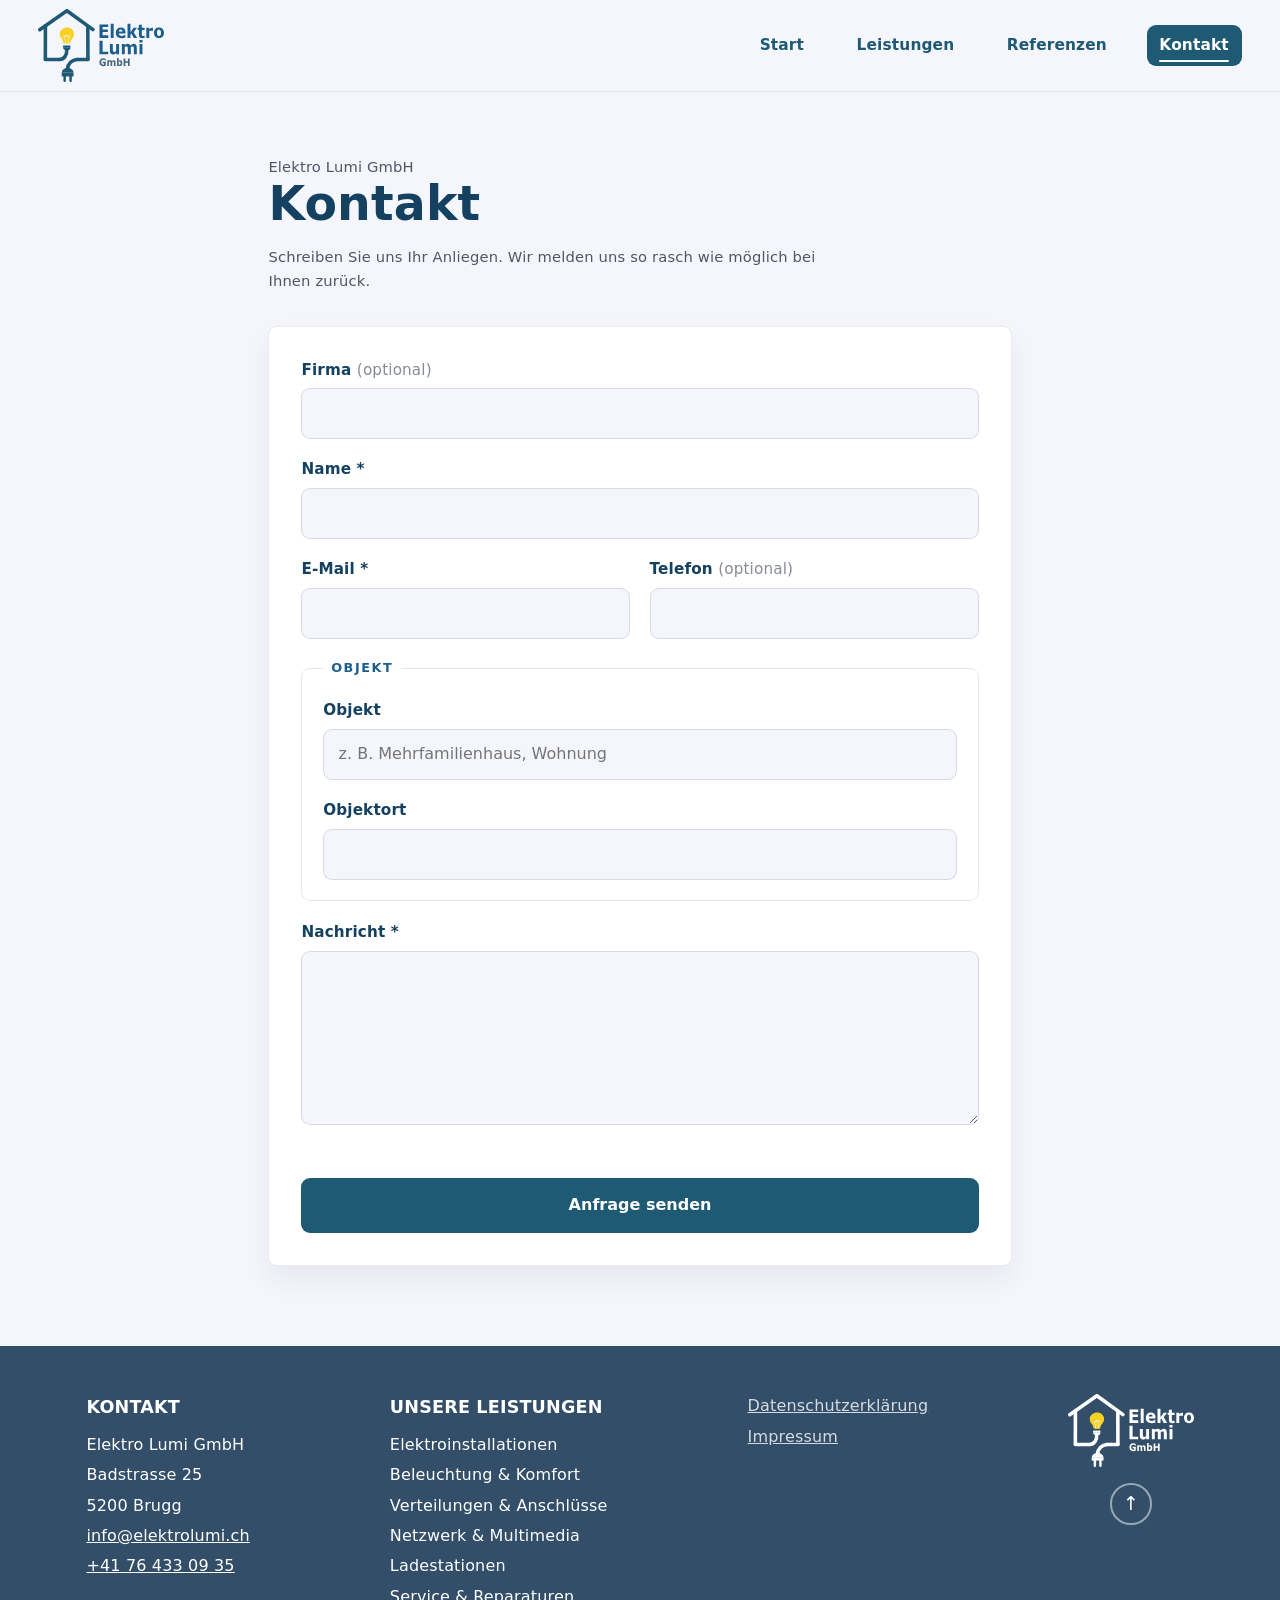
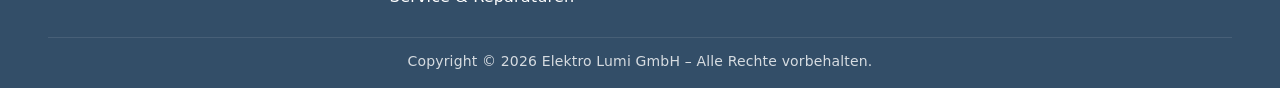
<file: kontakt.html>
<!doctype html>
<html lang="de">
  <head>
    <meta charset="UTF-8" />
    <meta name="viewport" content="width=device-width, initial-scale=1.0" />
    <title>Kontakt – Elektro Lumi GmbH | Elektriker in Brugg, Aargau</title>
    <meta
      name="description"
      content="Kontaktieren Sie die Elektro Lumi GmbH in Brugg (Aargau) für Elektroinstallationen. Schreiben Sie uns Ihr Anliegen – wir melden uns so rasch wie möglich bei Ihnen zurück."
    />
    <link rel="canonical" href="https://www.elektrolumi.ch/kontakt.html" />
    <meta name="theme-color" content="#1e5a73" />
    <meta property="og:type" content="website" />
    <meta property="og:site_name" content="Elektro Lumi GmbH" />
    <meta property="og:locale" content="de_CH" />
    <meta
      property="og:title"
      content="Kontakt – Elektro Lumi GmbH | Elektriker in Brugg, Aargau"
    />
    <meta
      property="og:description"
      content="Elektro Lumi GmbH, Badstrasse 25, 5200 Brugg – Ihr Elektriker für Elektroinstallationen in Brugg und Umgebung."
    />
    <meta property="og:url" content="https://www.elektrolumi.ch/kontakt.html" />
    <meta
      property="og:image"
      content="https://www.elektrolumi.ch/assets/images-web/hero-img1-1448.jpg"
    />
    <meta name="twitter:card" content="summary_large_image" />
    <link rel="icon" href="assets/icons/favicon.svg" type="image/svg+xml" />
    <link rel="apple-touch-icon" href="assets/icons/apple-touch-icon.png" />
    <link rel="stylesheet" href="css/style.css" />
    <link rel="stylesheet" href="css/kontakt.css" />
  </head>

  <body>
    <header id="main-header">
      <div class="off-screen-menu" id="off-screen-menu">
        <ul class="nav-links">
          <li><a href="index.html" class="nav-item">Start</a></li>
          <li><a href="leistungen.html" class="nav-item">Leistungen</a></li>
          <li><a href="referenzen.html" class="nav-item">Referenzen</a></li>
          <li>
            <a
              href="kontakt.html"
              class="nav-item nav-cta active"
              aria-current="page"
              >Kontakt</a
            >
          </li>
        </ul>
      </div>

      <nav class="navbar" aria-label="Hauptnavigation">
        <div class="navbar-inner wrap">
          <a href="index.html" class="logo">
            <img src="assets/icons/logo.svg" alt="Elektro Lumi Logo" />
          </a>
          <ul class="nav-links">
            <li><a href="index.html" class="nav-item">Start</a></li>
            <li><a href="leistungen.html" class="nav-item">Leistungen</a></li>
            <li><a href="referenzen.html" class="nav-item">Referenzen</a></li>
            <li>
              <a
                href="kontakt.html"
                class="nav-item nav-cta active"
                aria-current="page"
                >Kontakt</a
              >
            </li>
          </ul>

          <button
            type="button"
            class="ham-menu"
            aria-expanded="false"
            aria-controls="off-screen-menu"
            aria-label="Menü öffnen"
          >
            <span aria-hidden="true"></span>
            <span aria-hidden="true"></span>
            <span aria-hidden="true"></span>
          </button>
        </div>
      </nav>
    </header>

    <main class="wrap kontakt">
      <section class="kontakt-intro">
        <p class="eyebrow">Elektro Lumi GmbH</p>
        <h1>Kontakt</h1>
        <p>
          Schreiben Sie uns Ihr Anliegen. Wir melden uns so rasch wie möglich
          bei Ihnen zurück.
        </p>
      </section>

      <!-- Web3Forms: leitet die Übermittlung als E-Mail weiter. -->
      <form
        id="kontakt-form"
        class="kontakt-form"
        action="https://api.web3forms.com/submit"
        method="POST"
      >
        <input
          type="hidden"
          name="access_key"
          value="922a542d-a251-44e9-8042-786179938a63"
        />
        <input
          type="hidden"
          name="subject"
          value="Neue Anfrage über elektrolumi.ch"
        />
        <input
          type="hidden"
          name="from_name"
          value="elektrolumi.ch Kontaktformular"
        />
        <!-- Honeypot-Spamfalle (Web3Forms): für Menschen unsichtbar -->
        <input
          type="checkbox"
          name="botcheck"
          class="kontakt-honey"
          tabindex="-1"
          autocomplete="off"
        />

        <div class="form-field">
          <label for="firma"
            >Firma <span class="optional">(optional)</span></label
          >
          <input
            type="text"
            id="firma"
            name="Firma"
            autocomplete="organization"
          />
        </div>

        <div class="form-field">
          <label for="name">Name *</label>
          <input
            type="text"
            id="name"
            name="Name"
            autocomplete="name"
            required
          />
        </div>

        <div class="form-row">
          <div class="form-field">
            <label for="email">E-Mail *</label>
            <input
              type="email"
              id="email"
              name="email"
              autocomplete="email"
              required
            />
          </div>
          <div class="form-field">
            <label for="telefon"
              >Telefon <span class="optional">(optional)</span></label
            >
            <input type="tel" id="telefon" name="Telefon" autocomplete="tel" />
          </div>
        </div>

        <fieldset class="form-objekt">
          <legend>Objekt</legend>
          <div class="form-field">
            <label for="objekt">Objekt</label>
            <input
              type="text"
              id="objekt"
              name="Objekt"
              placeholder="z. B. Mehrfamilienhaus, Wohnung"
            />
          </div>
          <div class="form-field">
            <label for="objektort">Objektort</label>
            <input type="text" id="objektort" name="Objektort" />
          </div>
        </fieldset>

        <div class="form-field">
          <label for="nachricht">Nachricht *</label>
          <textarea
            id="nachricht"
            name="Nachricht"
            rows="6"
            required
          ></textarea>
        </div>

        <!-- Spam-Schutz: hCaptcha (Web3Forms-Proxy, kein eigener Sitekey nötig) -->
        <div class="h-captcha" data-captcha="true" data-lang="de"></div>

        <button type="submit" class="kontakt-submit">Anfrage senden</button>

        <p
          id="kontakt-result"
          class="kontakt-result"
          role="status"
          aria-live="polite"
        ></p>
      </form>
    </main>

    <footer class="footer">
      <div class="footer-inner wrap">
        <ul class="footer-list">
          <li class="footer-list-title">Kontakt</li>
          <li>Elektro Lumi GmbH</li>
          <li>Badstrasse 25</li>
          <li>5200 Brugg</li>
          <li><a href="mailto:info@elektrolumi.ch">info@elektrolumi.ch</a></li>
          <li><a href="tel:+41764330935">+41 76 433 09 35</a></li>
        </ul>

        <ul class="footer-list">
          <li class="footer-list-title">Unsere Leistungen</li>
          <li>Elektroinstallationen</li>
          <li>Beleuchtung &amp; Komfort</li>
          <li>Verteilungen &amp; Anschlüsse</li>
          <li>Netzwerk &amp; Multimedia</li>
          <li>Ladestationen</li>
          <li>Service &amp; Reparaturen</li>
        </ul>

        <ul class="footer-list data-impressum">
          <li><a href="datenschutz.html">Datenschutzerklärung</a></li>
          <li><a href="impressum.html">Impressum</a></li>
        </ul>

        <div class="footer-brand">
          <a href="index.html" class="logo">
            <img src="assets/icons/logo-footer3.svg" alt="Elektro Lumi Logo" />
          </a>
          <a
            href="#main-header"
            class="to-top"
            aria-label="Nach oben zum Seitenanfang"
          >
            <span aria-hidden="true">↑</span>
          </a>
        </div>
      </div>
      <p class="footer-copyright">
        Copyright © 2026 Elektro Lumi GmbH – Alle Rechte vorbehalten.
      </p>
    </footer>

    <!-- scripts -->
    <script src="js/ham-menu-loader.js"></script>

    <!-- Web3Forms client (rendert hCaptcha) + Formular-Logik -->
    <script src="https://web3forms.com/client/script.js" async defer></script>
    <script src="js/kontakt-form.js"></script>
  </body>
</html>
</file>
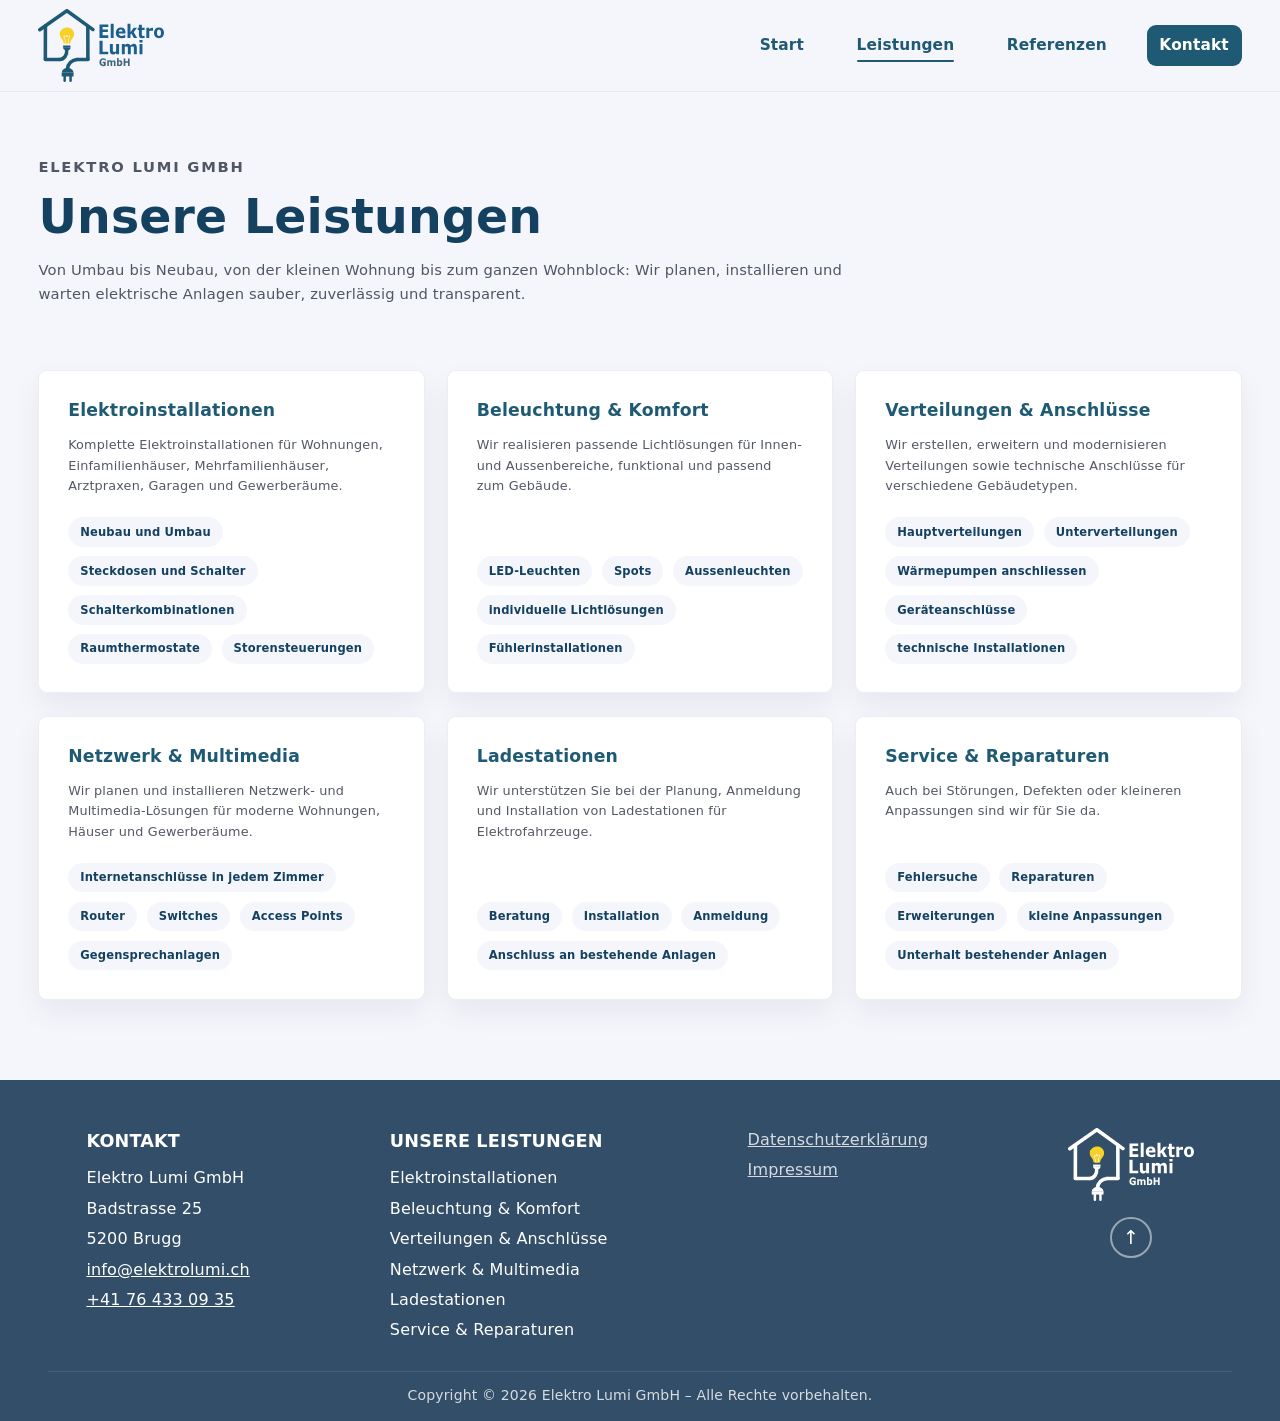
<file: leistungen.html>
<!doctype html>
<html lang="de">
  <head>
    <meta charset="UTF-8" />
    <meta name="viewport" content="width=device-width, initial-scale=1.0" />
    <title>Leistungen – Elektro Lumi GmbH | Elektroinstallationen Brugg</title>
    <meta
      name="description"
      content="Leistungen der Elektro Lumi GmbH aus Brugg (Aargau): Elektroinstallationen, Beleuchtung, Verteilungen, Netzwerk & Multimedia, Ladestationen sowie Service und Reparaturen – sauber, zuverlässig und transparent."
    />
    <link rel="canonical" href="https://www.elektrolumi.ch/leistungen.html" />
    <meta name="theme-color" content="#1e5a73" />
    <meta property="og:type" content="website" />
    <meta property="og:site_name" content="Elektro Lumi GmbH" />
    <meta property="og:locale" content="de_CH" />
    <meta
      property="og:title"
      content="Leistungen – Elektro Lumi GmbH | Elektroinstallationen Brugg"
    />
    <meta
      property="og:description"
      content="Elektroinstallationen, Beleuchtung, Verteilungen, Netzwerk, Ladestationen und Service in Brugg und Umgebung."
    />
    <meta
      property="og:url"
      content="https://www.elektrolumi.ch/leistungen.html"
    />
    <meta
      property="og:image"
      content="https://www.elektrolumi.ch/assets/images-web/hero-img1-1448.jpg"
    />
    <meta name="twitter:card" content="summary_large_image" />
    <link rel="icon" href="assets/icons/favicon.svg" type="image/svg+xml" />
    <link rel="apple-touch-icon" href="assets/icons/apple-touch-icon.png" />
    <link rel="stylesheet" href="css/style.css" />
    <link rel="stylesheet" href="css/leistungen.css" />
  </head>

  <body>
    <header id="main-header">
      <div class="off-screen-menu" id="off-screen-menu">
        <ul class="nav-links">
          <li><a href="index.html" class="nav-item">Start</a></li>
          <li>
            <a
              href="leistungen.html"
              class="nav-item active"
              aria-current="page"
              >Leistungen</a
            >
          </li>
          <li><a href="referenzen.html" class="nav-item">Referenzen</a></li>
          <li><a href="kontakt.html" class="nav-item nav-cta">Kontakt</a></li>
        </ul>
      </div>

      <nav class="navbar" aria-label="Hauptnavigation">
        <div class="navbar-inner wrap">
          <a href="index.html" class="logo">
            <img src="assets/icons/logo.svg" alt="Elektro Lumi Logo" />
          </a>
          <ul class="nav-links">
            <li><a href="index.html" class="nav-item">Start</a></li>
            <li>
              <a
                href="leistungen.html"
                class="nav-item active"
                aria-current="page"
                >Leistungen</a
              >
            </li>
            <li><a href="referenzen.html" class="nav-item">Referenzen</a></li>
            <li><a href="kontakt.html" class="nav-item nav-cta">Kontakt</a></li>
          </ul>

          <button
            type="button"
            class="ham-menu"
            aria-expanded="false"
            aria-controls="off-screen-menu"
            aria-label="Menü öffnen"
          >
            <span aria-hidden="true"></span>
            <span aria-hidden="true"></span>
            <span aria-hidden="true"></span>
          </button>
        </div>
      </nav>
    </header>

    <main>
      <section class="leistungen-hero wrap">
        <p class="eyebrow">Elektro Lumi GmbH</p>
        <h1>Unsere Leistungen</h1>
        <p>
          Von Umbau bis Neubau, von der kleinen Wohnung bis zum ganzen
          Wohnblock: Wir planen, installieren und warten elektrische Anlagen
          sauber, zuverlässig und transparent.
        </p>
      </section>

      <section class="leistungen-overview wrap leistungen-grid">
        <article class="leistung-card">
          <h2>Elektroinstallationen</h2>
          <p>
            Komplette Elektroinstallationen für Wohnungen, Einfamilienhäuser,
            Mehrfamilienhäuser, Arztpraxen, Garagen und Gewerberäume.
          </p>

          <ul>
            <li>Neubau und Umbau</li>
            <li>Steckdosen und Schalter</li>
            <li>Schalterkombinationen</li>
            <li>Raumthermostate</li>
            <li>Storensteuerungen</li>
          </ul>
        </article>

        <article class="leistung-card">
          <h2>Beleuchtung & Komfort</h2>
          <p>
            Wir realisieren passende Lichtlösungen für Innen- und
            Aussenbereiche, funktional und passend zum Gebäude.
          </p>

          <ul>
            <li>LED-Leuchten</li>
            <li>Spots</li>
            <li>Aussenleuchten</li>
            <li>individuelle Lichtlösungen</li>
            <li>Fühlerinstallationen</li>
          </ul>
        </article>

        <article class="leistung-card">
          <h2>Verteilungen & Anschlüsse</h2>
          <p>
            Wir erstellen, erweitern und modernisieren Verteilungen sowie
            technische Anschlüsse für verschiedene Gebäudetypen.
          </p>

          <ul>
            <li>Hauptverteilungen</li>
            <li>Unterverteilungen</li>
            <li>Wärmepumpen anschliessen</li>
            <li>Geräteanschlüsse</li>
            <li>technische Installationen</li>
          </ul>
        </article>

        <article class="leistung-card">
          <h2>Netzwerk & Multimedia</h2>
          <p>
            Wir planen und installieren Netzwerk- und Multimedia-Lösungen für
            moderne Wohnungen, Häuser und Gewerberäume.
          </p>

          <ul>
            <li>Internetanschlüsse in jedem Zimmer</li>
            <li>Router</li>
            <li>Switches</li>
            <li>Access Points</li>
            <li>Gegensprechanlagen</li>
          </ul>
        </article>

        <article class="leistung-card">
          <h2>Ladestationen</h2>
          <p>
            Wir unterstützen Sie bei der Planung, Anmeldung und Installation von
            Ladestationen für Elektrofahrzeuge.
          </p>

          <ul>
            <li>Beratung</li>
            <li>Installation</li>
            <li>Anmeldung</li>
            <li>Anschluss an bestehende Anlagen</li>
          </ul>
        </article>

        <article class="leistung-card">
          <h2>Service & Reparaturen</h2>
          <p>
            Auch bei Störungen, Defekten oder kleineren Anpassungen sind wir für
            Sie da.
          </p>

          <ul>
            <li>Fehlersuche</li>
            <li>Reparaturen</li>
            <li>Erweiterungen</li>
            <li>kleine Anpassungen</li>
            <li>Unterhalt bestehender Anlagen</li>
          </ul>
        </article>
      </section>
    </main>

    <footer class="footer">
      <div class="footer-inner wrap">
        <ul class="footer-list">
          <li class="footer-list-title">Kontakt</li>
          <li>Elektro Lumi GmbH</li>
          <li>Badstrasse 25</li>
          <li>5200 Brugg</li>
          <li><a href="mailto:info@elektrolumi.ch">info@elektrolumi.ch</a></li>
          <li><a href="tel:+41764330935">+41 76 433 09 35</a></li>
        </ul>

        <ul class="footer-list">
          <li class="footer-list-title">Unsere Leistungen</li>
          <li>Elektroinstallationen</li>
          <li>Beleuchtung &amp; Komfort</li>
          <li>Verteilungen &amp; Anschlüsse</li>
          <li>Netzwerk &amp; Multimedia</li>
          <li>Ladestationen</li>
          <li>Service &amp; Reparaturen</li>
        </ul>

        <ul class="footer-list data-impressum">
          <li><a href="datenschutz.html">Datenschutzerklärung</a></li>
          <li><a href="impressum.html">Impressum</a></li>
        </ul>

        <div class="footer-brand">
          <a href="index.html" class="logo">
            <img src="assets/icons/logo-footer3.svg" alt="Elektro Lumi Logo" />
          </a>
          <a
            href="#main-header"
            class="to-top"
            aria-label="Nach oben zum Seitenanfang"
          >
            <span aria-hidden="true">↑</span>
          </a>
        </div>
      </div>
      <p class="footer-copyright">
        Copyright © 2026 Elektro Lumi GmbH – Alle Rechte vorbehalten.
      </p>
    </footer>

    <!-- scripts -->
    <script src="js/ham-menu-loader.js"></script>
  </body>
</html>
</file>
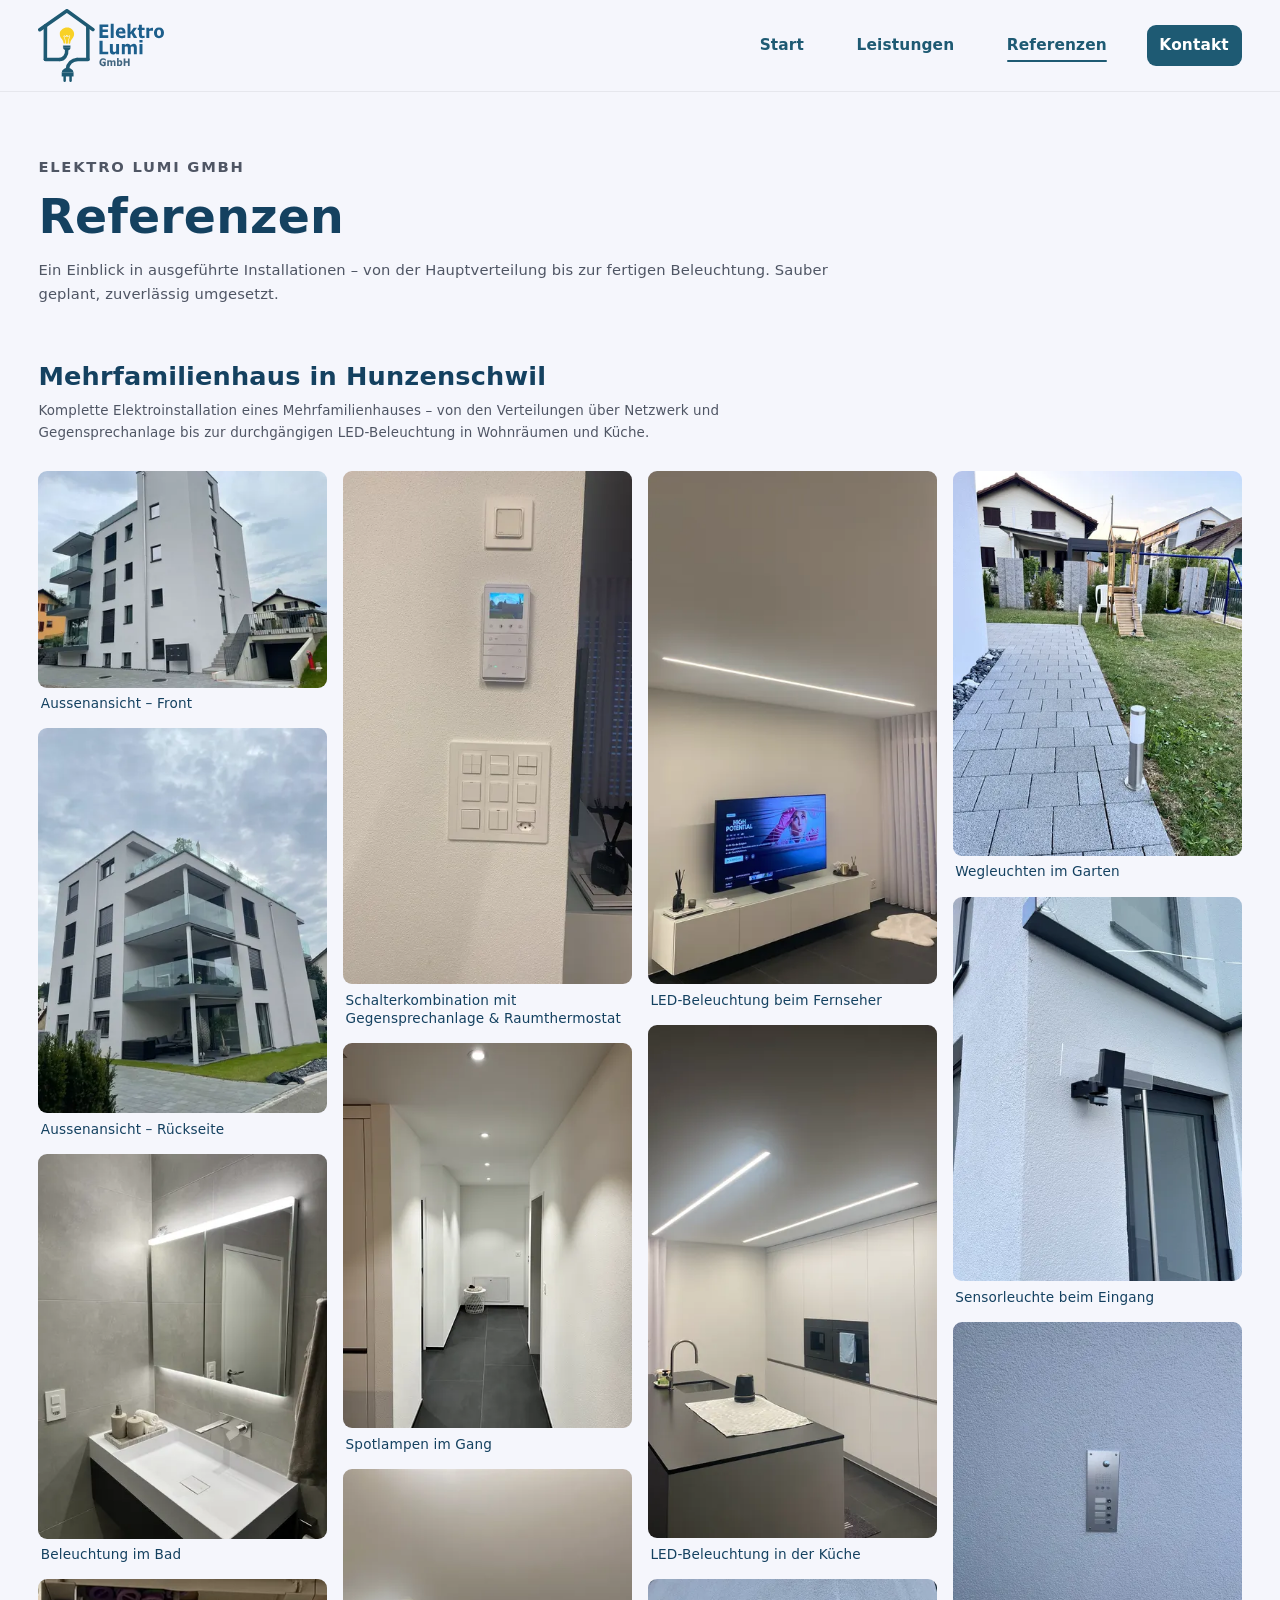
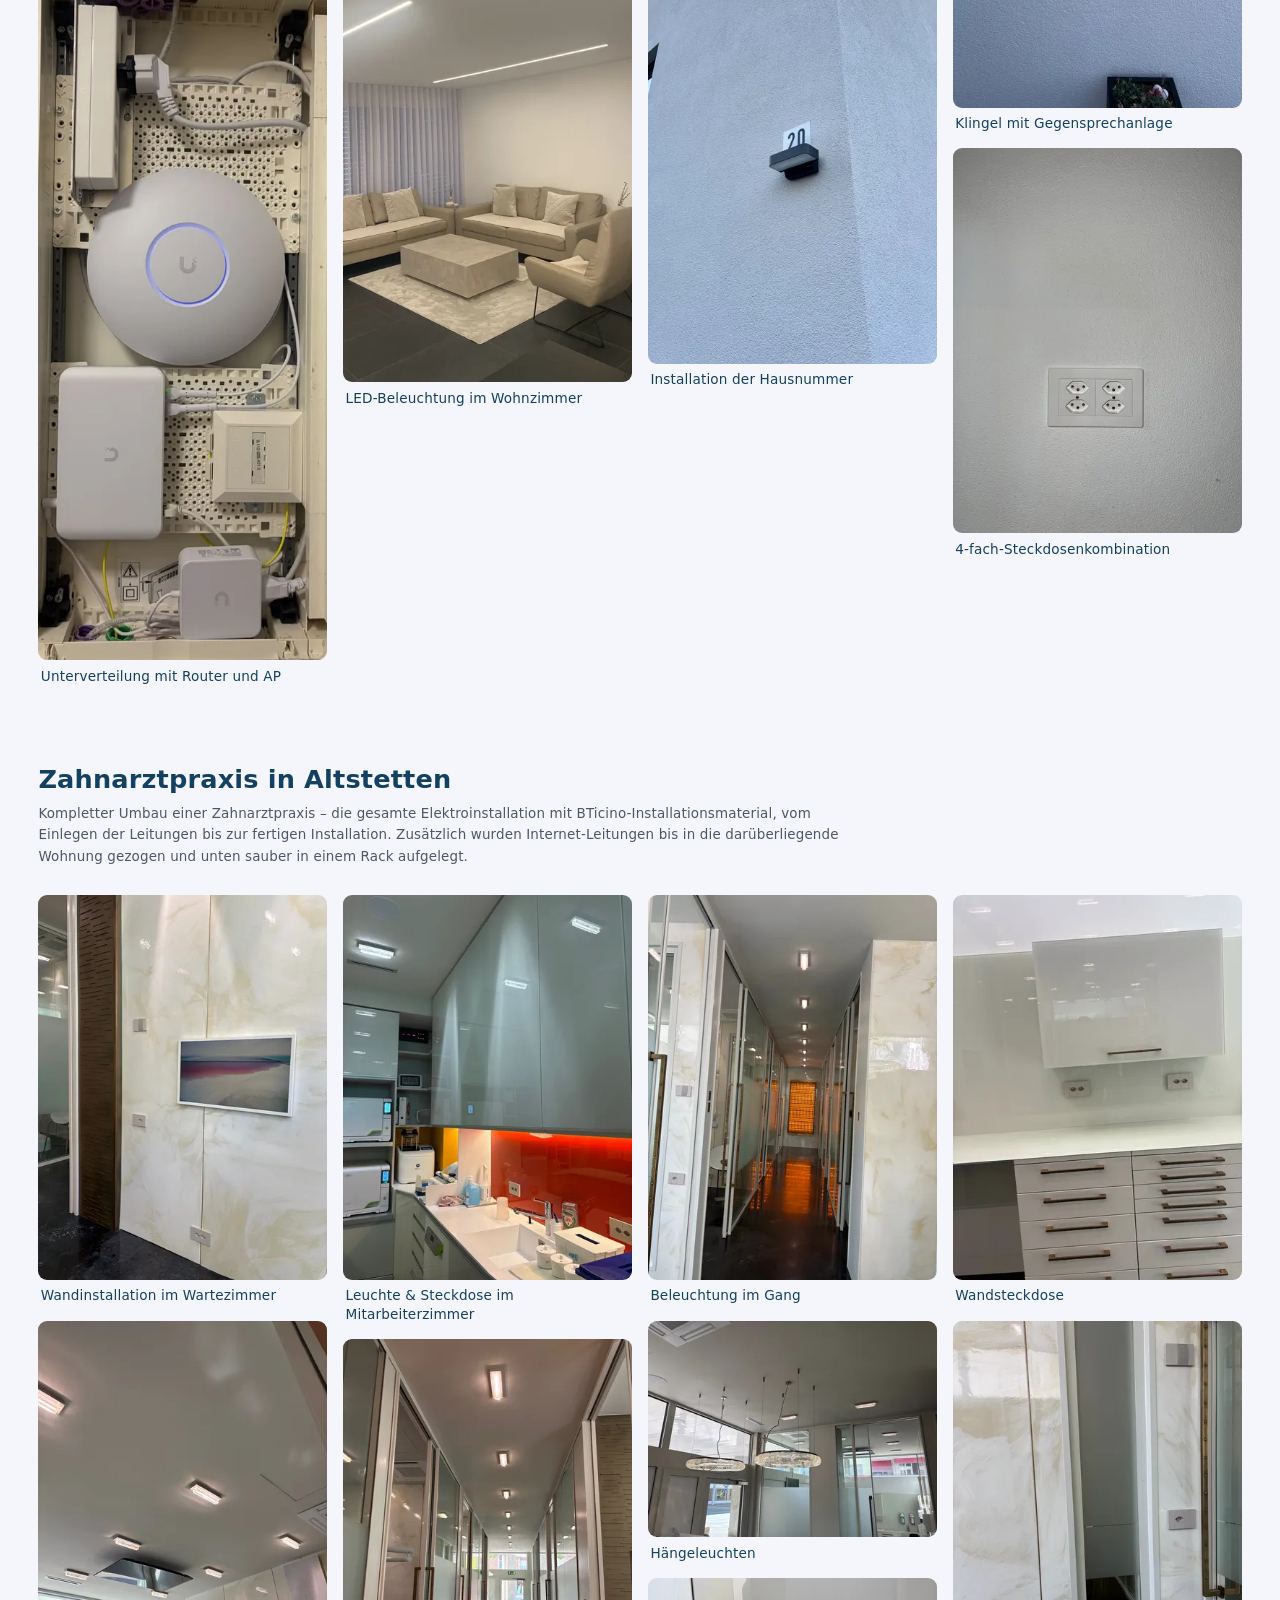
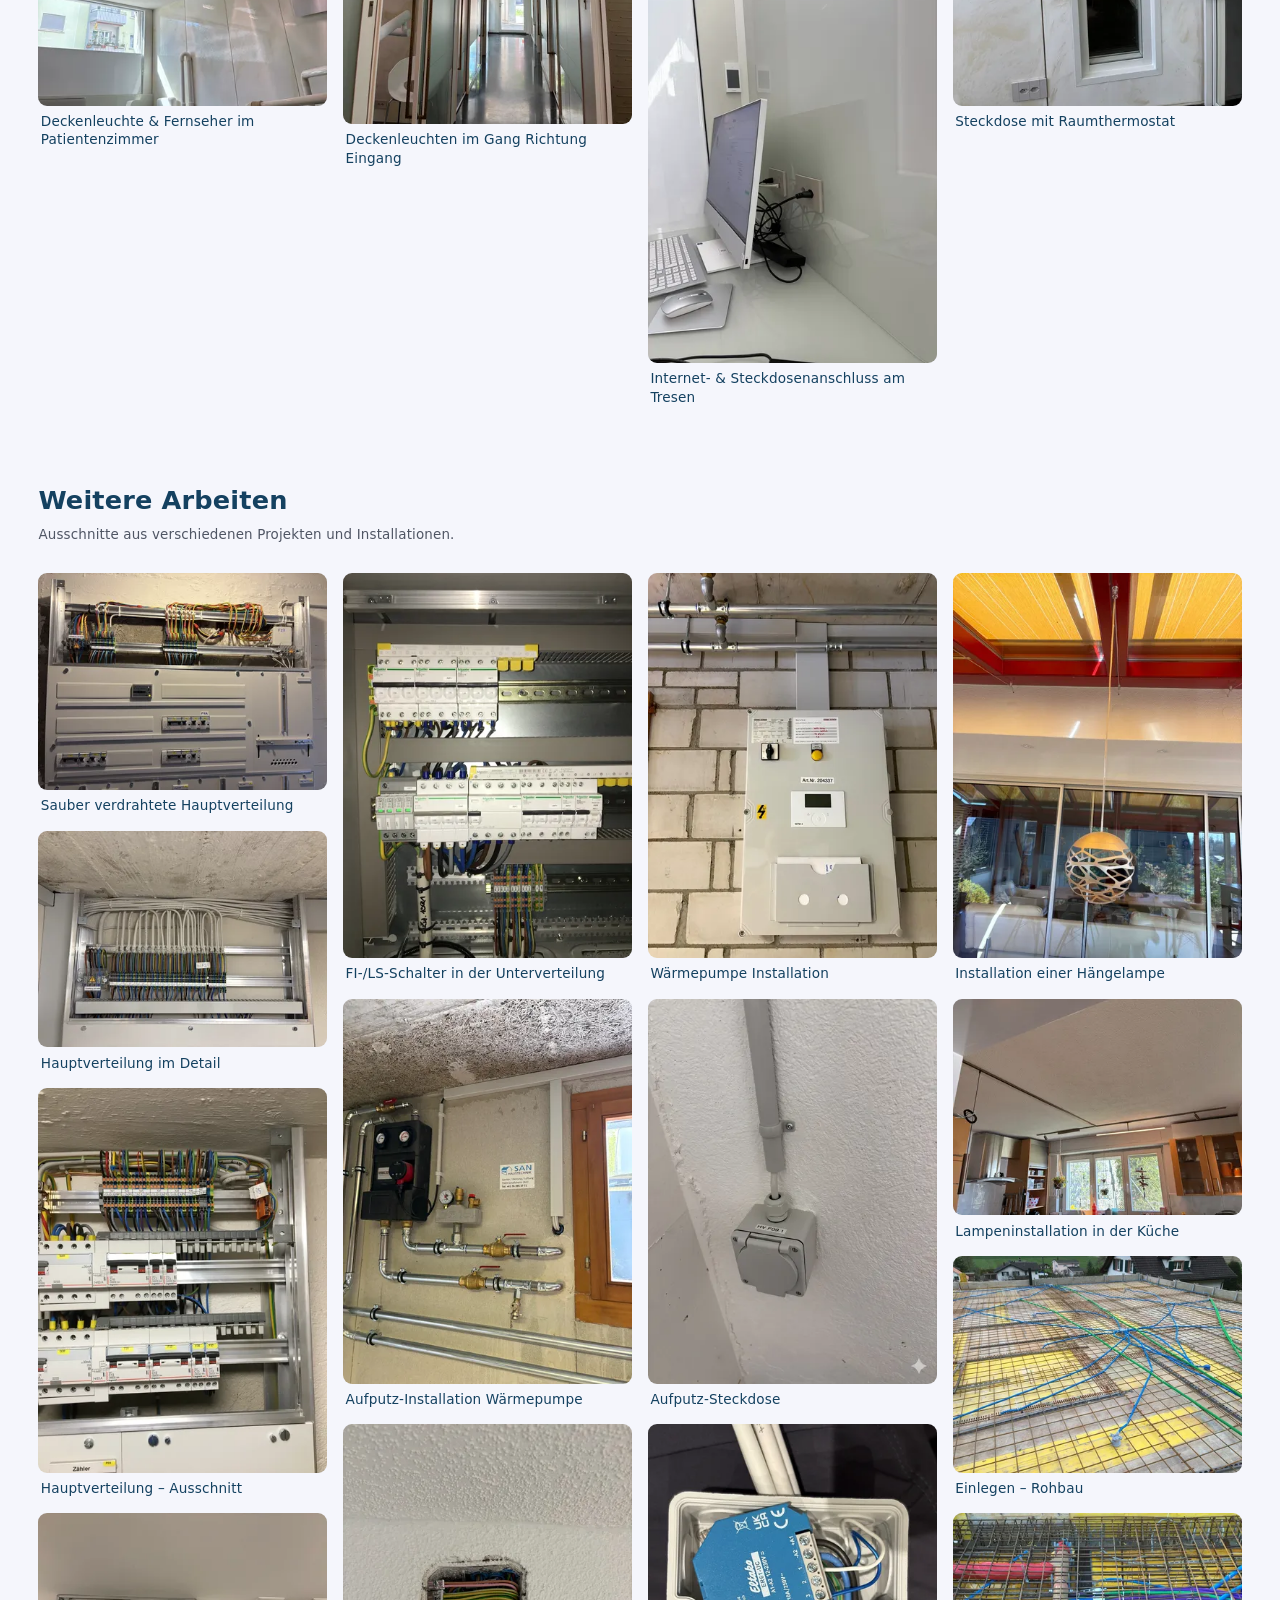
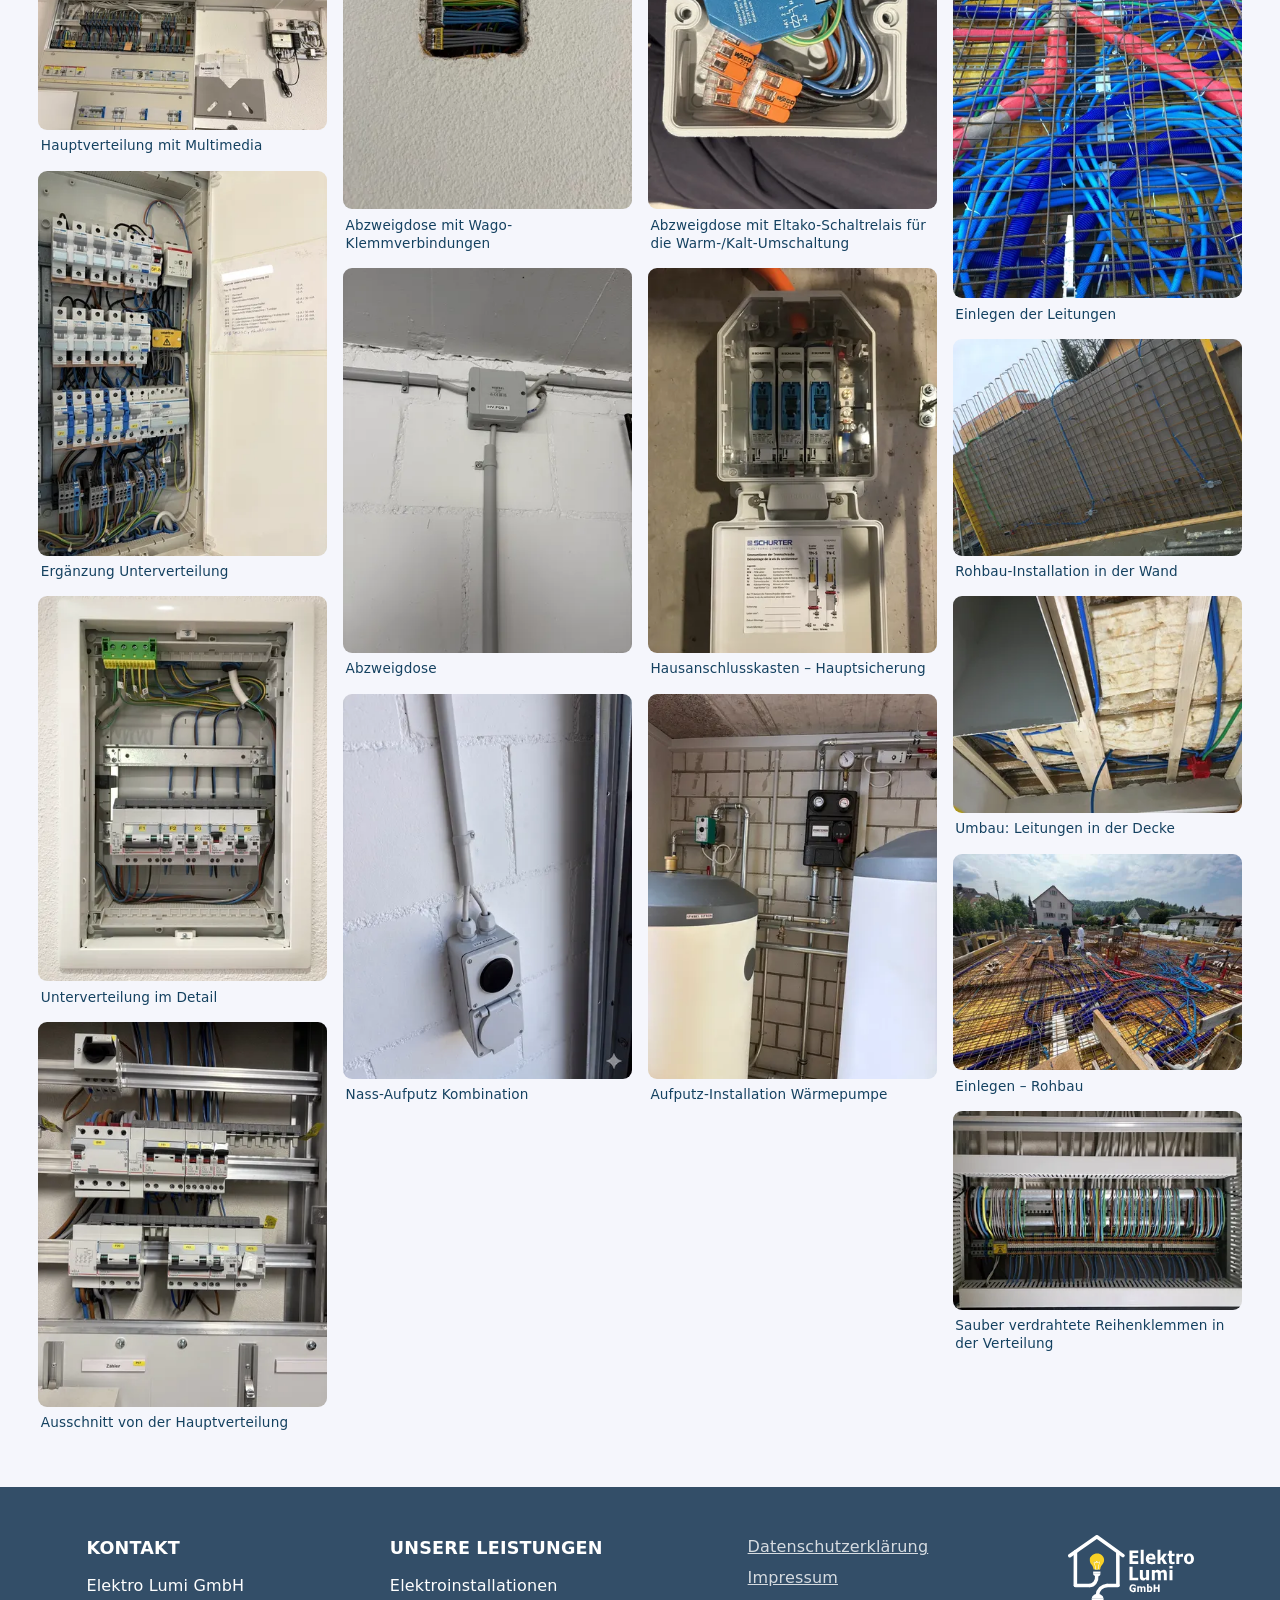
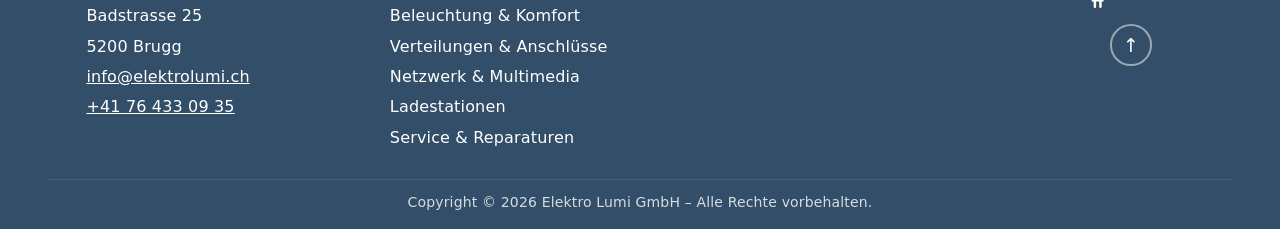
<file: referenzen.html>
<!doctype html>
<html lang="de">
  <head>
    <meta charset="UTF-8" />
    <meta name="viewport" content="width=device-width, initial-scale=1.0" />
    <title>Referenzen – Elektro Lumi GmbH | Elektroinstallationen Brugg</title>
    <meta
      name="description"
      content="Referenzen der Elektro Lumi GmbH aus Brugg (Aargau): ausgeführte Elektroinstallationen von der Hauptverteilung über Netzwerk bis zur fertigen Beleuchtung – u. a. Mehrfamilienhaus und Zahnarztpraxis."
    />
    <link rel="canonical" href="https://www.elektrolumi.ch/referenzen.html" />
    <meta name="theme-color" content="#1e5a73" />
    <meta property="og:type" content="website" />
    <meta property="og:site_name" content="Elektro Lumi GmbH" />
    <meta property="og:locale" content="de_CH" />
    <meta
      property="og:title"
      content="Referenzen – Elektro Lumi GmbH | Elektroinstallationen Brugg"
    />
    <meta
      property="og:description"
      content="Ausgeführte Elektroinstallationen der Elektro Lumi GmbH in Brugg und Umgebung – von der Hauptverteilung bis zur fertigen Beleuchtung."
    />
    <meta
      property="og:url"
      content="https://www.elektrolumi.ch/referenzen.html"
    />
    <meta
      property="og:image"
      content="https://www.elektrolumi.ch/assets/images-web/hero-img1-1448.jpg"
    />
    <meta name="twitter:card" content="summary_large_image" />
    <link rel="icon" href="assets/icons/favicon.svg" type="image/svg+xml" />
    <link rel="apple-touch-icon" href="assets/icons/apple-touch-icon.png" />
    <link rel="stylesheet" href="css/style.css" />
    <link rel="stylesheet" href="css/referenzen.css" />
  </head>

  <body>
    <header id="main-header">
      <div class="off-screen-menu" id="off-screen-menu">
        <ul class="nav-links">
          <li><a href="index.html" class="nav-item">Start</a></li>
          <li><a href="leistungen.html" class="nav-item">Leistungen</a></li>
          <li>
            <a
              href="referenzen.html"
              class="nav-item active"
              aria-current="page"
              >Referenzen</a
            >
          </li>
          <li><a href="kontakt.html" class="nav-item nav-cta">Kontakt</a></li>
        </ul>
      </div>

      <nav class="navbar" aria-label="Hauptnavigation">
        <div class="navbar-inner wrap">
          <a href="index.html" class="logo">
            <img src="assets/icons/logo.svg" alt="Elektro Lumi Logo" />
          </a>
          <ul class="nav-links">
            <li><a href="index.html" class="nav-item">Start</a></li>
            <li><a href="leistungen.html" class="nav-item">Leistungen</a></li>
            <li>
              <a
                href="referenzen.html"
                class="nav-item active"
                aria-current="page"
                >Referenzen</a
              >
            </li>
            <li><a href="kontakt.html" class="nav-item nav-cta">Kontakt</a></li>
          </ul>

          <button
            type="button"
            class="ham-menu"
            aria-expanded="false"
            aria-controls="off-screen-menu"
            aria-label="Menü öffnen"
          >
            <span aria-hidden="true"></span>
            <span aria-hidden="true"></span>
            <span aria-hidden="true"></span>
          </button>
        </div>
      </nav>
    </header>

    <main>
      <section class="ref-hero wrap">
        <p class="eyebrow">Elektro Lumi GmbH</p>
        <h1>Referenzen</h1>
        <p>
          Ein Einblick in ausgeführte Installationen – von der Hauptverteilung
          bis zur fertigen Beleuchtung. Sauber geplant, zuverlässig umgesetzt.
        </p>
      </section>

      <section class="ref-project wrap" aria-labelledby="projekt-hunzenschwil">
        <h2 id="projekt-hunzenschwil">Mehrfamilienhaus in Hunzenschwil</h2>
        <p class="ref-project-desc">
          Komplette Elektroinstallation eines Mehrfamilienhauses – von den
          Verteilungen über Netzwerk und Gegensprechanlage bis zur durchgängigen
          LED-Beleuchtung in Wohnräumen und Küche.
        </p>

        <div class="ref-gallery">
          <figure>
            <img
              src="assets/images-web/boni/haus-ansicht-front-800.webp"
              srcset="
                assets/images-web/boni/haus-ansicht-front-400.webp   400w,
                assets/images-web/boni/haus-ansicht-front-800.webp   800w,
                assets/images-web/boni/haus-ansicht-front-1600.webp 1600w
              "
              sizes="(max-width: 480px) 46vw, (max-width: 630px) 94vw, (max-width: 940px) 46vw, (max-width: 1280px) 30vw, 320px"
              alt="Aussenansicht des Mehrfamilienhauses von vorne"
              width="1600"
              height="1200"
              loading="lazy"
              decoding="async"
              data-full="assets/images-web/boni/haus-ansicht-front-1600.webp"
            />
            <figcaption>Aussenansicht – Front</figcaption>
          </figure>
          <figure>
            <img
              src="assets/images-web/boni/haus-anischt-hinten-800.webp"
              srcset="
                assets/images-web/boni/haus-anischt-hinten-400.webp   400w,
                assets/images-web/boni/haus-anischt-hinten-800.webp   800w,
                assets/images-web/boni/haus-anischt-hinten-1200.webp 1200w
              "
              sizes="(max-width: 480px) 46vw, (max-width: 630px) 94vw, (max-width: 940px) 46vw, (max-width: 1280px) 30vw, 320px"
              alt="Aussenansicht des Mehrfamilienhauses von hinten"
              width="1200"
              height="1600"
              loading="lazy"
              decoding="async"
              data-full="assets/images-web/boni/haus-anischt-hinten-1200.webp"
            />
            <figcaption>Aussenansicht – Rückseite</figcaption>
          </figure>
          <figure>
            <img
              src="assets/images-web/boni/boni-bad-licht-installation-800.webp"
              srcset="
                assets/images-web/boni/boni-bad-licht-installation-400.webp   400w,
                assets/images-web/boni/boni-bad-licht-installation-800.webp   800w,
                assets/images-web/boni/boni-bad-licht-installation-1200.webp 1200w
              "
              sizes="(max-width: 480px) 46vw, (max-width: 630px) 94vw, (max-width: 940px) 46vw, (max-width: 1280px) 30vw, 320px"
              alt="Beleuchtungsinstallation im Badezimmer"
              width="1200"
              height="1600"
              loading="lazy"
              decoding="async"
              data-full="assets/images-web/boni/boni-bad-licht-installation-1200.webp"
            />
            <figcaption>Beleuchtung im Bad</figcaption>
          </figure>
          <figure>
            <img
              src="assets/images-web/boni/uv-ap-router-567.webp"
              srcset="
                assets/images-web/boni/uv-ap-router-400.webp 400w,
                assets/images-web/boni/uv-ap-router-567.webp 567w
              "
              sizes="(max-width: 480px) 46vw, (max-width: 630px) 94vw, (max-width: 940px) 46vw, (max-width: 1280px) 30vw, 320px"
              alt="Unterverteilung Aufputz mit Router und Accesspoint"
              width="567"
              height="1337"
              loading="lazy"
              decoding="async"
              data-full="assets/images-web/boni/uv-ap-router-567.webp"
            />
            <figcaption>Unterverteilung mit Router und AP</figcaption>
          </figure>
          <figure>
            <img
              src="assets/images-web/boni/schalterkombi-gegespr-raumthermo-800.webp"
              srcset="
                assets/images-web/boni/schalterkombi-gegespr-raumthermo-400.webp 400w,
                assets/images-web/boni/schalterkombi-gegespr-raumthermo-800.webp 800w,
                assets/images-web/boni/schalterkombi-gegespr-raumthermo-900.webp 900w
              "
              sizes="(max-width: 480px) 46vw, (max-width: 630px) 94vw, (max-width: 940px) 46vw, (max-width: 1280px) 30vw, 320px"
              alt="Schalterkombination mit Gegensprechanlage und Raumthermostat"
              width="900"
              height="1600"
              loading="lazy"
              decoding="async"
              data-full="assets/images-web/boni/schalterkombi-gegespr-raumthermo-900.webp"
            />
            <figcaption>
              Schalterkombination mit Gegensprechanlage & Raumthermostat
            </figcaption>
          </figure>
          <figure>
            <img
              src="assets/images-web/boni/boni-spotlampen-gang-800.webp"
              srcset="
                assets/images-web/boni/boni-spotlampen-gang-400.webp   400w,
                assets/images-web/boni/boni-spotlampen-gang-800.webp   800w,
                assets/images-web/boni/boni-spotlampen-gang-1200.webp 1200w
              "
              sizes="(max-width: 480px) 46vw, (max-width: 630px) 94vw, (max-width: 940px) 46vw, (max-width: 1280px) 30vw, 320px"
              alt="Spotlampen im Gang"
              width="1200"
              height="1600"
              loading="lazy"
              decoding="async"
              data-full="assets/images-web/boni/boni-spotlampen-gang-1200.webp"
            />
            <figcaption>Spotlampen im Gang</figcaption>
          </figure>
          <figure>
            <img
              src="assets/images-web/boni/led-wohnen-800.webp"
              srcset="
                assets/images-web/boni/led-wohnen-400.webp 400w,
                assets/images-web/boni/led-wohnen-800.webp 800w,
                assets/images-web/boni/led-wohnen-900.webp 900w
              "
              sizes="(max-width: 480px) 46vw, (max-width: 630px) 94vw, (max-width: 940px) 46vw, (max-width: 1280px) 30vw, 320px"
              alt="LED-Beleuchtung im Wohnzimmer"
              width="900"
              height="1600"
              loading="lazy"
              decoding="async"
              data-full="assets/images-web/boni/led-wohnen-900.webp"
            />
            <figcaption>LED-Beleuchtung im Wohnzimmer</figcaption>
          </figure>
          <figure>
            <img
              src="assets/images-web/boni/led-wohnen-fernseher-800.webp"
              srcset="
                assets/images-web/boni/led-wohnen-fernseher-400.webp 400w,
                assets/images-web/boni/led-wohnen-fernseher-800.webp 800w,
                assets/images-web/boni/led-wohnen-fernseher-900.webp 900w
              "
              sizes="(max-width: 480px) 46vw, (max-width: 630px) 94vw, (max-width: 940px) 46vw, (max-width: 1280px) 30vw, 320px"
              alt="LED-Beleuchtung im Wohnzimmer beim Fernseher"
              width="900"
              height="1600"
              loading="lazy"
              decoding="async"
              data-full="assets/images-web/boni/led-wohnen-fernseher-900.webp"
            />
            <figcaption>LED-Beleuchtung beim Fernseher</figcaption>
          </figure>
          <figure>
            <img
              src="assets/images-web/boni/led-kueche-800.webp"
              srcset="
                assets/images-web/boni/led-kueche-400.webp 400w,
                assets/images-web/boni/led-kueche-800.webp 800w,
                assets/images-web/boni/led-kueche-900.webp 900w
              "
              sizes="(max-width: 480px) 46vw, (max-width: 630px) 94vw, (max-width: 940px) 46vw, (max-width: 1280px) 30vw, 320px"
              alt="LED-Beleuchtung in der Küche"
              width="900"
              height="1600"
              loading="lazy"
              decoding="async"
              data-full="assets/images-web/boni/led-kueche-900.webp"
            />
            <figcaption>LED-Beleuchtung in der Küche</figcaption>
          </figure>
          <figure>
            <img
              src="assets/images-web/boni/hausnummer-800.webp"
              srcset="
                assets/images-web/boni/hausnummer-400.webp   400w,
                assets/images-web/boni/hausnummer-800.webp   800w,
                assets/images-web/boni/hausnummer-1600.webp 1600w
              "
              sizes="(max-width: 480px) 46vw, (max-width: 630px) 94vw, (max-width: 940px) 46vw, (max-width: 1280px) 30vw, 320px"
              alt="Installation der beleuchteten Hausnummer"
              width="3024"
              height="4032"
              loading="lazy"
              decoding="async"
              data-full="assets/images-web/boni/hausnummer-1600.webp"
            />
            <figcaption>Installation der Hausnummer</figcaption>
          </figure>
          <figure>
            <img
              src="assets/images-web/boni/aussenbeleuchtung-800.webp"
              srcset="
                assets/images-web/boni/aussenbeleuchtung-400.webp   400w,
                assets/images-web/boni/aussenbeleuchtung-800.webp   800w,
                assets/images-web/boni/aussenbeleuchtung-1600.webp 1600w
              "
              sizes="(max-width: 480px) 46vw, (max-width: 630px) 94vw, (max-width: 940px) 46vw, (max-width: 1280px) 30vw, 320px"
              alt="Wegleuchten im Garten"
              width="3024"
              height="4032"
              loading="lazy"
              decoding="async"
              data-full="assets/images-web/boni/aussenbeleuchtung-1600.webp"
            />
            <figcaption>Wegleuchten im Garten</figcaption>
          </figure>
          <figure>
            <img
              src="assets/images-web/boni/sensorlampe-eingang-800.webp"
              srcset="
                assets/images-web/boni/sensorlampe-eingang-400.webp   400w,
                assets/images-web/boni/sensorlampe-eingang-800.webp   800w,
                assets/images-web/boni/sensorlampe-eingang-1600.webp 1600w
              "
              sizes="(max-width: 480px) 46vw, (max-width: 630px) 94vw, (max-width: 940px) 46vw, (max-width: 1280px) 30vw, 320px"
              alt="Sensorleuchte beim Eingang"
              width="3024"
              height="4032"
              loading="lazy"
              decoding="async"
              data-full="assets/images-web/boni/sensorlampe-eingang-1600.webp"
            />
            <figcaption>Sensorleuchte beim Eingang</figcaption>
          </figure>
          <figure>
            <img
              src="assets/images-web/boni/klingel-aussen-800.webp"
              srcset="
                assets/images-web/boni/klingel-aussen-400.webp   400w,
                assets/images-web/boni/klingel-aussen-800.webp   800w,
                assets/images-web/boni/klingel-aussen-1200.webp 1200w
              "
              sizes="(max-width: 480px) 46vw, (max-width: 630px) 94vw, (max-width: 940px) 46vw, (max-width: 1280px) 30vw, 320px"
              alt="Klingeltableau mit Gegensprechanlage beim Eingang"
              width="1200"
              height="1600"
              loading="lazy"
              decoding="async"
              data-full="assets/images-web/boni/klingel-aussen-1200.webp"
            />
            <figcaption>Klingel mit Gegensprechanlage</figcaption>
          </figure>
          <figure>
            <img
              src="assets/images-web/boni/vierfachstecker-800.webp"
              srcset="
                assets/images-web/boni/vierfachstecker-400.webp   400w,
                assets/images-web/boni/vierfachstecker-800.webp   800w,
                assets/images-web/boni/vierfachstecker-1600.webp 1600w
              "
              sizes="(max-width: 480px) 46vw, (max-width: 630px) 94vw, (max-width: 940px) 46vw, (max-width: 1280px) 30vw, 320px"
              alt="Vierfach-Steckdosenkombination"
              width="3024"
              height="4032"
              loading="lazy"
              decoding="async"
              data-full="assets/images-web/boni/vierfachstecker-1600.webp"
            />
            <figcaption>4-fach-Steckdosenkombination</figcaption>
          </figure>
        </div>
      </section>

      <section
        class="ref-project wrap"
        aria-labelledby="projekt-zahnarztpraxis"
      >
        <h2 id="projekt-zahnarztpraxis">Zahnarztpraxis in Altstetten</h2>
        <p class="ref-project-desc">
          Kompletter Umbau einer Zahnarztpraxis – die gesamte
          Elektroinstallation mit BTicino-Installationsmaterial, vom Einlegen
          der Leitungen bis zur fertigen Installation. Zusätzlich wurden
          Internet-Leitungen bis in die darüberliegende Wohnung gezogen und
          unten sauber in einem Rack aufgelegt.
        </p>

        <div class="ref-gallery">
          <figure>
            <img
              src="assets/images-web/zahnarztpraxis/wandinstallation-warte-zi-800.webp"
              srcset="
                assets/images-web/zahnarztpraxis/wandinstallation-warte-zi-400.webp   400w,
                assets/images-web/zahnarztpraxis/wandinstallation-warte-zi-800.webp   800w,
                assets/images-web/zahnarztpraxis/wandinstallation-warte-zi-1600.webp 1600w
              "
              sizes="(max-width: 480px) 46vw, (max-width: 630px) 94vw, (max-width: 940px) 46vw, (max-width: 1280px) 30vw, 320px"
              alt="Wandinstallation im Wartezimmer der Zahnarztpraxis"
              width="3840"
              height="5120"
              loading="lazy"
              decoding="async"
              data-full="assets/images-web/zahnarztpraxis/wandinstallation-warte-zi-1600.webp"
            />
            <figcaption>Wandinstallation im Wartezimmer</figcaption>
          </figure>
          <figure>
            <img
              src="assets/images-web/zahnarztpraxis/deckenleuchte-fernseher-patienten-zi-800.webp"
              srcset="
                assets/images-web/zahnarztpraxis/deckenleuchte-fernseher-patienten-zi-400.webp   400w,
                assets/images-web/zahnarztpraxis/deckenleuchte-fernseher-patienten-zi-800.webp   800w,
                assets/images-web/zahnarztpraxis/deckenleuchte-fernseher-patienten-zi-1600.webp 1600w
              "
              sizes="(max-width: 480px) 46vw, (max-width: 630px) 94vw, (max-width: 940px) 46vw, (max-width: 1280px) 30vw, 320px"
              alt="Deckenleuchte und Fernseher im Patientenzimmer"
              width="3840"
              height="5120"
              loading="lazy"
              decoding="async"
              data-full="assets/images-web/zahnarztpraxis/deckenleuchte-fernseher-patienten-zi-1600.webp"
            />
            <figcaption>
              Deckenleuchte & Fernseher im Patientenzimmer
            </figcaption>
          </figure>
          <figure>
            <img
              src="assets/images-web/zahnarztpraxis/leuchte-steckdose-mitarbeiter-zi-800.webp"
              srcset="
                assets/images-web/zahnarztpraxis/leuchte-steckdose-mitarbeiter-zi-400.webp   400w,
                assets/images-web/zahnarztpraxis/leuchte-steckdose-mitarbeiter-zi-800.webp   800w,
                assets/images-web/zahnarztpraxis/leuchte-steckdose-mitarbeiter-zi-1600.webp 1600w
              "
              sizes="(max-width: 480px) 46vw, (max-width: 630px) 94vw, (max-width: 940px) 46vw, (max-width: 1280px) 30vw, 320px"
              alt="Leuchte und Steckdose im Mitarbeiterzimmer"
              width="3840"
              height="5120"
              loading="lazy"
              decoding="async"
              data-full="assets/images-web/zahnarztpraxis/leuchte-steckdose-mitarbeiter-zi-1600.webp"
            />
            <figcaption>Leuchte & Steckdose im Mitarbeiterzimmer</figcaption>
          </figure>
          <figure>
            <img
              src="assets/images-web/zahnarztpraxis/deckenleuchten-gang-richtungeingang-800.webp"
              srcset="
                assets/images-web/zahnarztpraxis/deckenleuchten-gang-richtungeingang-400.webp   400w,
                assets/images-web/zahnarztpraxis/deckenleuchten-gang-richtungeingang-800.webp   800w,
                assets/images-web/zahnarztpraxis/deckenleuchten-gang-richtungeingang-1600.webp 1600w
              "
              sizes="(max-width: 480px) 46vw, (max-width: 630px) 94vw, (max-width: 940px) 46vw, (max-width: 1280px) 30vw, 320px"
              alt="Deckenleuchten im Gang Richtung Eingang"
              width="3840"
              height="5120"
              loading="lazy"
              decoding="async"
              data-full="assets/images-web/zahnarztpraxis/deckenleuchten-gang-richtungeingang-1600.webp"
            />
            <figcaption>Deckenleuchten im Gang Richtung Eingang</figcaption>
          </figure>
          <figure>
            <img
              src="assets/images-web/zahnarztpraxis/leuchten-gang-800.webp"
              srcset="
                assets/images-web/zahnarztpraxis/leuchten-gang-400.webp   400w,
                assets/images-web/zahnarztpraxis/leuchten-gang-800.webp   800w,
                assets/images-web/zahnarztpraxis/leuchten-gang-1600.webp 1600w
              "
              sizes="(max-width: 480px) 46vw, (max-width: 630px) 94vw, (max-width: 940px) 46vw, (max-width: 1280px) 30vw, 320px"
              alt="Beleuchtung im Gang der Zahnarztpraxis"
              width="3840"
              height="5120"
              loading="lazy"
              decoding="async"
              data-full="assets/images-web/zahnarztpraxis/leuchten-gang-1600.webp"
            />
            <figcaption>Beleuchtung im Gang</figcaption>
          </figure>
          <figure>
            <img
              src="assets/images-web/zahnarztpraxis/haengeleuchten-800.webp"
              srcset="
                assets/images-web/zahnarztpraxis/haengeleuchten-400.webp   400w,
                assets/images-web/zahnarztpraxis/haengeleuchten-800.webp   800w,
                assets/images-web/zahnarztpraxis/haengeleuchten-1600.webp 1600w
              "
              sizes="(max-width: 480px) 46vw, (max-width: 630px) 94vw, (max-width: 940px) 46vw, (max-width: 1280px) 30vw, 320px"
              alt="Hängeleuchten in der Zahnarztpraxis"
              width="5120"
              height="3840"
              loading="lazy"
              decoding="async"
              data-full="assets/images-web/zahnarztpraxis/haengeleuchten-1600.webp"
            />
            <figcaption>Hängeleuchten</figcaption>
          </figure>
          <figure>
            <img
              src="assets/images-web/zahnarztpraxis/internet-steckdose-thresen-800.webp"
              srcset="
                assets/images-web/zahnarztpraxis/internet-steckdose-thresen-400.webp   400w,
                assets/images-web/zahnarztpraxis/internet-steckdose-thresen-800.webp   800w,
                assets/images-web/zahnarztpraxis/internet-steckdose-thresen-1600.webp 1600w
              "
              sizes="(max-width: 480px) 46vw, (max-width: 630px) 94vw, (max-width: 940px) 46vw, (max-width: 1280px) 30vw, 320px"
              alt="Internet- und Steckdosenanschluss am Empfangstresen"
              width="3840"
              height="5120"
              loading="lazy"
              decoding="async"
              data-full="assets/images-web/zahnarztpraxis/internet-steckdose-thresen-1600.webp"
            />
            <figcaption>Internet- & Steckdosenanschluss am Tresen</figcaption>
          </figure>
          <figure>
            <img
              src="assets/images-web/zahnarztpraxis/wandsteckdose-800.webp"
              srcset="
                assets/images-web/zahnarztpraxis/wandsteckdose-400.webp   400w,
                assets/images-web/zahnarztpraxis/wandsteckdose-800.webp   800w,
                assets/images-web/zahnarztpraxis/wandsteckdose-1600.webp 1600w
              "
              sizes="(max-width: 480px) 46vw, (max-width: 630px) 94vw, (max-width: 940px) 46vw, (max-width: 1280px) 30vw, 320px"
              alt="Sauber montierte Wandsteckdose"
              width="3840"
              height="5120"
              loading="lazy"
              decoding="async"
              data-full="assets/images-web/zahnarztpraxis/wandsteckdose-1600.webp"
            />
            <figcaption>Wandsteckdose</figcaption>
          </figure>
          <figure>
            <img
              src="assets/images-web/zahnarztpraxis/steckdose-raumthermo-800.webp"
              srcset="
                assets/images-web/zahnarztpraxis/steckdose-raumthermo-400.webp   400w,
                assets/images-web/zahnarztpraxis/steckdose-raumthermo-800.webp   800w,
                assets/images-web/zahnarztpraxis/steckdose-raumthermo-1600.webp 1600w
              "
              sizes="(max-width: 480px) 46vw, (max-width: 630px) 94vw, (max-width: 940px) 46vw, (max-width: 1280px) 30vw, 320px"
              alt="Steckdose mit Raumthermostat"
              width="3840"
              height="5120"
              loading="lazy"
              decoding="async"
              data-full="assets/images-web/zahnarztpraxis/steckdose-raumthermo-1600.webp"
            />
            <figcaption>Steckdose mit Raumthermostat</figcaption>
          </figure>
        </div>
      </section>

      <section class="ref-project wrap" aria-labelledby="weitere-arbeiten">
        <h2 id="weitere-arbeiten">Weitere Arbeiten</h2>
        <p class="ref-project-desc">
          Ausschnitte aus verschiedenen Projekten und Installationen.
        </p>

        <div class="ref-gallery">
          <figure>
            <img
              src="assets/images-web/hv-sauber-800.webp"
              srcset="
                assets/images-web/hv-sauber-400.webp   400w,
                assets/images-web/hv-sauber-800.webp   800w,
                assets/images-web/hv-sauber-1600.webp 1600w
              "
              sizes="(max-width: 480px) 46vw, (max-width: 630px) 94vw, (max-width: 940px) 46vw, (max-width: 1280px) 30vw, 320px"
              alt="Sauber verdrahtete Hauptverteilung"
              width="1600"
              height="1200"
              loading="lazy"
              decoding="async"
              data-full="assets/images-web/hv-sauber-1600.webp"
            />
            <figcaption>Sauber verdrahtete Hauptverteilung</figcaption>
          </figure>
          <figure>
            <img
              src="assets/images-web/hv-sehr-sauber-800.webp"
              srcset="
                assets/images-web/hv-sehr-sauber-400.webp   400w,
                assets/images-web/hv-sehr-sauber-800.webp   800w,
                assets/images-web/hv-sehr-sauber-1600.webp 1600w
              "
              sizes="(max-width: 480px) 46vw, (max-width: 630px) 94vw, (max-width: 940px) 46vw, (max-width: 1280px) 30vw, 320px"
              alt="Sehr sauber verdrahtete Hauptverteilung"
              width="1600"
              height="1200"
              loading="lazy"
              decoding="async"
              data-full="assets/images-web/hv-sehr-sauber-1600.webp"
            />
            <figcaption>Hauptverteilung im Detail</figcaption>
          </figure>
          <figure>
            <img
              src="assets/images-web/hv-teil-800.webp"
              srcset="
                assets/images-web/hv-teil-400.webp   400w,
                assets/images-web/hv-teil-800.webp   800w,
                assets/images-web/hv-teil-1200.webp 1200w
              "
              sizes="(max-width: 480px) 46vw, (max-width: 630px) 94vw, (max-width: 940px) 46vw, (max-width: 1280px) 30vw, 320px"
              alt="Teil der Hauptverteilung"
              width="1200"
              height="1600"
              loading="lazy"
              decoding="async"
              data-full="assets/images-web/hv-teil-1200.webp"
            />
            <figcaption>Hauptverteilung – Ausschnitt</figcaption>
          </figure>
          <figure>
            <img
              src="assets/images-web/hv-telefon-multimedia-inst-800.webp"
              srcset="
                assets/images-web/hv-telefon-multimedia-inst-400.webp   400w,
                assets/images-web/hv-telefon-multimedia-inst-800.webp   800w,
                assets/images-web/hv-telefon-multimedia-inst-1600.webp 1600w
              "
              sizes="(max-width: 480px) 46vw, (max-width: 630px) 94vw, (max-width: 940px) 46vw, (max-width: 1280px) 30vw, 320px"
              alt="Hauptverteilung mit Telefon- und Multimedia-Installation"
              width="1600"
              height="1200"
              loading="lazy"
              decoding="async"
              data-full="assets/images-web/hv-telefon-multimedia-inst-1600.webp"
            />
            <figcaption>Hauptverteilung mit Multimedia</figcaption>
          </figure>
          <figure>
            <img
              src="assets/images-web/uv-sauber-800.webp"
              srcset="
                assets/images-web/uv-sauber-400.webp   400w,
                assets/images-web/uv-sauber-800.webp   800w,
                assets/images-web/uv-sauber-1200.webp 1200w
              "
              sizes="(max-width: 480px) 46vw, (max-width: 630px) 94vw, (max-width: 940px) 46vw, (max-width: 1280px) 30vw, 320px"
              alt="Sauber verdrahtete Unterverteilung, die Ergänzt wurde"
              width="1200"
              height="1600"
              loading="lazy"
              decoding="async"
              data-full="assets/images-web/uv-sauber-1200.webp"
            />
            <figcaption>Ergänzung Unterverteilung</figcaption>
          </figure>
          <figure>
            <img
              src="assets/images-web/uv-sehr-sauber-800.webp"
              srcset="
                assets/images-web/uv-sehr-sauber-400.webp   400w,
                assets/images-web/uv-sehr-sauber-800.webp   800w,
                assets/images-web/uv-sehr-sauber-1200.webp 1200w
              "
              sizes="(max-width: 480px) 46vw, (max-width: 630px) 94vw, (max-width: 940px) 46vw, (max-width: 1280px) 30vw, 320px"
              alt="Sehr sauber verdrahtete Unterverteilung"
              width="1200"
              height="1600"
              loading="lazy"
              decoding="async"
              data-full="assets/images-web/uv-sehr-sauber-1200.webp"
            />
            <figcaption>Unterverteilung im Detail</figcaption>
          </figure>
          <figure>
            <img
              src="assets/images-web/fi-ls-800.webp"
              srcset="
                assets/images-web/fi-ls-400.webp   400w,
                assets/images-web/fi-ls-800.webp   800w,
                assets/images-web/fi-ls-1200.webp 1200w
              "
              sizes="(max-width: 480px) 46vw, (max-width: 630px) 94vw, (max-width: 940px) 46vw, (max-width: 1280px) 30vw, 320px"
              alt="Ausschnitt von der Hauptverteilung"
              width="1200"
              height="1600"
              loading="lazy"
              decoding="async"
              data-full="assets/images-web/fi-ls-1200.webp"
            />
            <figcaption>Ausschnitt von der Hauptverteilung</figcaption>
          </figure>
          <figure>
            <img
              src="assets/images-web/fi-ls-uv-800.webp"
              srcset="
                assets/images-web/fi-ls-uv-400.webp   400w,
                assets/images-web/fi-ls-uv-800.webp   800w,
                assets/images-web/fi-ls-uv-1200.webp 1200w
              "
              sizes="(max-width: 480px) 46vw, (max-width: 630px) 94vw, (max-width: 940px) 46vw, (max-width: 1280px) 30vw, 320px"
              alt="FI- und Leitungsschutzschalter in der Unterverteilung"
              width="1200"
              height="1600"
              loading="lazy"
              decoding="async"
              data-full="assets/images-web/fi-ls-uv-1200.webp"
            />
            <figcaption>FI-/LS-Schalter in der Unterverteilung</figcaption>
          </figure>
          <figure>
            <img
              src="assets/images-web/keller-aufputzinstallation-800.webp"
              srcset="
                assets/images-web/keller-aufputzinstallation-400.webp   400w,
                assets/images-web/keller-aufputzinstallation-800.webp   800w,
                assets/images-web/keller-aufputzinstallation-1200.webp 1200w
              "
              sizes="(max-width: 480px) 46vw, (max-width: 630px) 94vw, (max-width: 940px) 46vw, (max-width: 1280px) 30vw, 320px"
              alt="Aufputz-Installation Wärmepumpe"
              width="1200"
              height="1600"
              loading="lazy"
              decoding="async"
              data-full="assets/images-web/keller-aufputzinstallation-1200.webp"
            />
            <figcaption>Aufputz-Installation Wärmepumpe</figcaption>
          </figure>
          <figure>
            <img
              src="assets/images-web/abzweigdose-verbindung-800.webp"
              srcset="
                assets/images-web/abzweigdose-verbindung-400.webp   400w,
                assets/images-web/abzweigdose-verbindung-800.webp   800w,
                assets/images-web/abzweigdose-verbindung-1200.webp 1200w
              "
              sizes="(max-width: 480px) 46vw, (max-width: 630px) 94vw, (max-width: 940px) 46vw, (max-width: 1280px) 30vw, 320px"
              alt="Abzweigdose mit Wago-Klemmverbindungen"
              width="1200"
              height="1600"
              loading="lazy"
              decoding="async"
              data-full="assets/images-web/abzweigdose-verbindung-1200.webp"
            />
            <figcaption>Abzweigdose mit Wago-Klemmverbindungen</figcaption>
          </figure>
          <figure>
            <img
              src="assets/images-web/abzweigdose-800.webp"
              srcset="
                assets/images-web/abzweigdose-400.webp   400w,
                assets/images-web/abzweigdose-800.webp   800w,
                assets/images-web/abzweigdose-1200.webp 1200w
              "
              sizes="(max-width: 480px) 46vw, (max-width: 630px) 94vw, (max-width: 940px) 46vw, (max-width: 1280px) 30vw, 320px"
              alt="Abzweigdose"
              width="1200"
              height="1600"
              loading="lazy"
              decoding="async"
              data-full="assets/images-web/abzweigdose-1200.webp"
            />
            <figcaption>Abzweigdose</figcaption>
          </figure>
          <figure>
            <img
              src="assets/images-web/ap-nup-schalter-steckdose-800.webp"
              srcset="
                assets/images-web/ap-nup-schalter-steckdose-400.webp   400w,
                assets/images-web/ap-nup-schalter-steckdose-800.webp   800w,
                assets/images-web/ap-nup-schalter-steckdose-1600.webp 1600w
              "
              sizes="(max-width: 480px) 46vw, (max-width: 630px) 94vw, (max-width: 940px) 46vw, (max-width: 1280px) 30vw, 320px"
              alt="Nass-Aufputz Schalterkombination"
              width="1792"
              height="2390"
              loading="lazy"
              decoding="async"
              data-full="assets/images-web/ap-nup-schalter-steckdose-1600.webp"
            />
            <figcaption>Nass-Aufputz Kombination</figcaption>
          </figure>
          <figure>
            <img
              src="assets/images-web/kasten-installation-800.webp"
              srcset="
                assets/images-web/kasten-installation-400.webp   400w,
                assets/images-web/kasten-installation-800.webp   800w,
                assets/images-web/kasten-installation-1200.webp 1200w
              "
              sizes="(max-width: 480px) 46vw, (max-width: 630px) 94vw, (max-width: 940px) 46vw, (max-width: 1280px) 30vw, 320px"
              alt="Wärmepumpe Installation"
              width="1200"
              height="1600"
              loading="lazy"
              decoding="async"
              data-full="assets/images-web/kasten-installation-1200.webp"
            />
            <figcaption>Wärmepumpe Installation</figcaption>
          </figure>
          <figure>
            <img
              src="assets/images-web/ap-steckdose-800.webp"
              srcset="
                assets/images-web/ap-steckdose-400.webp   400w,
                assets/images-web/ap-steckdose-800.webp   800w,
                assets/images-web/ap-steckdose-1600.webp 1600w
              "
              sizes="(max-width: 480px) 46vw, (max-width: 630px) 94vw, (max-width: 940px) 46vw, (max-width: 1280px) 30vw, 320px"
              alt="Aufputz-Steckdose"
              width="1792"
              height="2390"
              loading="lazy"
              decoding="async"
              data-full="assets/images-web/ap-steckdose-1600.webp"
            />
            <figcaption>Aufputz-Steckdose</figcaption>
          </figure>
          <figure>
            <img
              src="assets/images-web/kaestli-spezial-800.webp"
              srcset="
                assets/images-web/kaestli-spezial-400.webp   400w,
                assets/images-web/kaestli-spezial-800.webp   800w,
                assets/images-web/kaestli-spezial-1200.webp 1200w
              "
              sizes="(max-width: 480px) 46vw, (max-width: 630px) 94vw, (max-width: 940px) 46vw, (max-width: 1280px) 30vw, 320px"
              alt="Geöffnete Abzweigdose mit blauem Eltako ER61-UC Schaltrelais und orangen WAGO-221-Verbindungsklemmen für die Warm-/Kalt-Umschaltung"
              width="1200"
              height="1600"
              loading="lazy"
              decoding="async"
              data-full="assets/images-web/kaestli-spezial-1200.webp"
            />
            <figcaption>
              Abzweigdose mit Eltako-Schaltrelais für die Warm-/Kalt-Umschaltung
            </figcaption>
          </figure>
          <figure>
            <img
              src="assets/images-web/schurter-kaestli-800.webp"
              srcset="
                assets/images-web/schurter-kaestli-400.webp   400w,
                assets/images-web/schurter-kaestli-800.webp   800w,
                assets/images-web/schurter-kaestli-1200.webp 1200w
              "
              sizes="(max-width: 480px) 46vw, (max-width: 630px) 94vw, (max-width: 940px) 46vw, (max-width: 1280px) 30vw, 320px"
              alt="Hausanschlusskasten – Hauptsicherung"
              width="1200"
              height="1600"
              loading="lazy"
              decoding="async"
              data-full="assets/images-web/schurter-kaestli-1200.webp"
            />
            <figcaption>Hausanschlusskasten – Hauptsicherung</figcaption>
          </figure>
          <figure>
            <img
              src="assets/images-web/boiler-wp-ap-installation-800.webp"
              srcset="
                assets/images-web/boiler-wp-ap-installation-400.webp   400w,
                assets/images-web/boiler-wp-ap-installation-800.webp   800w,
                assets/images-web/boiler-wp-ap-installation-1200.webp 1200w
              "
              sizes="(max-width: 480px) 46vw, (max-width: 630px) 94vw, (max-width: 940px) 46vw, (max-width: 1280px) 30vw, 320px"
              alt="Aufputz-Installation für Wärmepumpe"
              width="1200"
              height="1600"
              loading="lazy"
              decoding="async"
              data-full="assets/images-web/boiler-wp-ap-installation-1200.webp"
            />
            <figcaption>Aufputz-Installation Wärmepumpe</figcaption>
          </figure>
          <figure>
            <img
              src="assets/images-web/haengelampe-installation-800.webp"
              srcset="
                assets/images-web/haengelampe-installation-400.webp   400w,
                assets/images-web/haengelampe-installation-800.webp   800w,
                assets/images-web/haengelampe-installation-1200.webp 1200w
              "
              sizes="(max-width: 480px) 46vw, (max-width: 630px) 94vw, (max-width: 940px) 46vw, (max-width: 1280px) 30vw, 320px"
              alt="Installation einer Hängelampe"
              width="1200"
              height="1600"
              loading="lazy"
              decoding="async"
              data-full="assets/images-web/haengelampe-installation-1200.webp"
            />
            <figcaption>Installation einer Hängelampe</figcaption>
          </figure>
          <figure>
            <img
              src="assets/images-web/lampen-kuechen-installation-800.webp"
              srcset="
                assets/images-web/lampen-kuechen-installation-400.webp   400w,
                assets/images-web/lampen-kuechen-installation-800.webp   800w,
                assets/images-web/lampen-kuechen-installation-1600.webp 1600w
              "
              sizes="(max-width: 480px) 46vw, (max-width: 630px) 94vw, (max-width: 940px) 46vw, (max-width: 1280px) 30vw, 320px"
              alt="Lampeninstallation in der Küche"
              width="1600"
              height="1200"
              loading="lazy"
              decoding="async"
              data-full="assets/images-web/lampen-kuechen-installation-1600.webp"
            />
            <figcaption>Lampeninstallation in der Küche</figcaption>
          </figure>
          <figure>
            <img
              src="assets/images-web/rohbau-einlegen-grossesfoto-800.webp"
              srcset="
                assets/images-web/rohbau-einlegen-grossesfoto-400.webp   400w,
                assets/images-web/rohbau-einlegen-grossesfoto-800.webp   800w,
                assets/images-web/rohbau-einlegen-grossesfoto-1600.webp 1600w
              "
              sizes="(max-width: 480px) 46vw, (max-width: 630px) 94vw, (max-width: 940px) 46vw, (max-width: 1280px) 30vw, 320px"
              alt="Einlegen – Rohbau"
              width="1600"
              height="1200"
              loading="lazy"
              decoding="async"
              data-full="assets/images-web/rohbau-einlegen-grossesfoto-1600.webp"
            />
            <figcaption>Einlegen – Rohbau</figcaption>
          </figure>
          <figure>
            <img
              src="assets/images-web/einlegen-leitungen2-800.webp"
              srcset="
                assets/images-web/einlegen-leitungen2-400.webp   400w,
                assets/images-web/einlegen-leitungen2-800.webp   800w,
                assets/images-web/einlegen-leitungen2-1200.webp 1200w
              "
              sizes="(max-width: 480px) 46vw, (max-width: 630px) 94vw, (max-width: 940px) 46vw, (max-width: 1280px) 30vw, 320px"
              alt="Einlegen der Leitungen"
              width="1200"
              height="1600"
              loading="lazy"
              decoding="async"
              data-full="assets/images-web/einlegen-leitungen2-1200.webp"
            />
            <figcaption>Einlegen der Leitungen</figcaption>
          </figure>
          <figure>
            <img
              src="assets/images-web/robau-wand-800.webp"
              srcset="
                assets/images-web/robau-wand-400.webp   400w,
                assets/images-web/robau-wand-800.webp   800w,
                assets/images-web/robau-wand-1600.webp 1600w
              "
              sizes="(max-width: 480px) 46vw, (max-width: 630px) 94vw, (max-width: 940px) 46vw, (max-width: 1280px) 30vw, 320px"
              alt="Rohbau-Installation in der Wand"
              width="1600"
              height="1200"
              loading="lazy"
              decoding="async"
              data-full="assets/images-web/robau-wand-1600.webp"
            />
            <figcaption>Rohbau-Installation in der Wand</figcaption>
          </figure>
          <figure>
            <img
              src="assets/images-web/umbau-leitungen-decke-800.webp"
              srcset="
                assets/images-web/umbau-leitungen-decke-400.webp   400w,
                assets/images-web/umbau-leitungen-decke-800.webp   800w,
                assets/images-web/umbau-leitungen-decke-1600.webp 1600w
              "
              sizes="(max-width: 480px) 46vw, (max-width: 630px) 94vw, (max-width: 940px) 46vw, (max-width: 1280px) 30vw, 320px"
              alt="Umbau: Leitungen in der Decke"
              width="1600"
              height="1200"
              loading="lazy"
              decoding="async"
              data-full="assets/images-web/umbau-leitungen-decke-1600.webp"
            />
            <figcaption>Umbau: Leitungen in der Decke</figcaption>
          </figure>
          <figure>
            <img
              src="assets/images-web/elektro3-800.webp"
              srcset="
                assets/images-web/elektro3-400.webp   400w,
                assets/images-web/elektro3-800.webp   800w,
                assets/images-web/elektro3-1600.webp 1600w
              "
              sizes="(max-width: 480px) 46vw, (max-width: 630px) 94vw, (max-width: 940px) 46vw, (max-width: 1280px) 30vw, 320px"
              alt="Einlegen - Rohbau"
              width="1600"
              height="1200"
              loading="lazy"
              decoding="async"
              data-full="assets/images-web/elektro3-1600.webp"
            />
            <figcaption>Einlegen – Rohbau</figcaption>
          </figure>
          <figure>
            <img
              src="assets/images-web/elektro4-800.webp"
              srcset="
                assets/images-web/elektro4-400.webp   400w,
                assets/images-web/elektro4-800.webp   800w,
                assets/images-web/elektro4-1600.webp 1600w
              "
              sizes="(max-width: 480px) 46vw, (max-width: 630px) 94vw, (max-width: 940px) 46vw, (max-width: 1280px) 30vw, 320px"
              alt="Geöffnete Verteilung mit langer Reihe Woertz-Reihenklemmen und sauber in 
              Schlaufen geführter, gebündelter Verdrahtung"
              width="1600"
              height="1100"
              loading="lazy"
              decoding="async"
              data-full="assets/images-web/elektro4-1600.webp"
            />
            <figcaption>
              Sauber verdrahtete Reihenklemmen in der Verteilung
            </figcaption>
          </figure>
        </div>
      </section>
    </main>

    <footer class="footer">
      <div class="footer-inner wrap">
        <ul class="footer-list">
          <li class="footer-list-title">Kontakt</li>
          <li>Elektro Lumi GmbH</li>
          <li>Badstrasse 25</li>
          <li>5200 Brugg</li>
          <li><a href="mailto:info@elektrolumi.ch">info@elektrolumi.ch</a></li>
          <li><a href="tel:+41764330935">+41 76 433 09 35</a></li>
        </ul>

        <ul class="footer-list">
          <li class="footer-list-title">Unsere Leistungen</li>
          <li>Elektroinstallationen</li>
          <li>Beleuchtung &amp; Komfort</li>
          <li>Verteilungen &amp; Anschlüsse</li>
          <li>Netzwerk &amp; Multimedia</li>
          <li>Ladestationen</li>
          <li>Service &amp; Reparaturen</li>
        </ul>

        <ul class="footer-list data-impressum">
          <li><a href="datenschutz.html">Datenschutzerklärung</a></li>
          <li><a href="impressum.html">Impressum</a></li>
        </ul>

        <div class="footer-brand">
          <a href="index.html" class="logo">
            <img src="assets/icons/logo-footer3.svg" alt="Elektro Lumi Logo" />
          </a>
          <a
            href="#main-header"
            class="to-top"
            aria-label="Nach oben zum Seitenanfang"
          >
            <span aria-hidden="true">↑</span>
          </a>
        </div>
      </div>
      <p class="footer-copyright">
        Copyright © 2026 Elektro Lumi GmbH – Alle Rechte vorbehalten.
      </p>
    </footer>

    <!-- scripts -->
    <script src="js/ham-menu-loader.js"></script>
    <script src="js/lightbox.js"></script>
  </body>
</html>
</file>
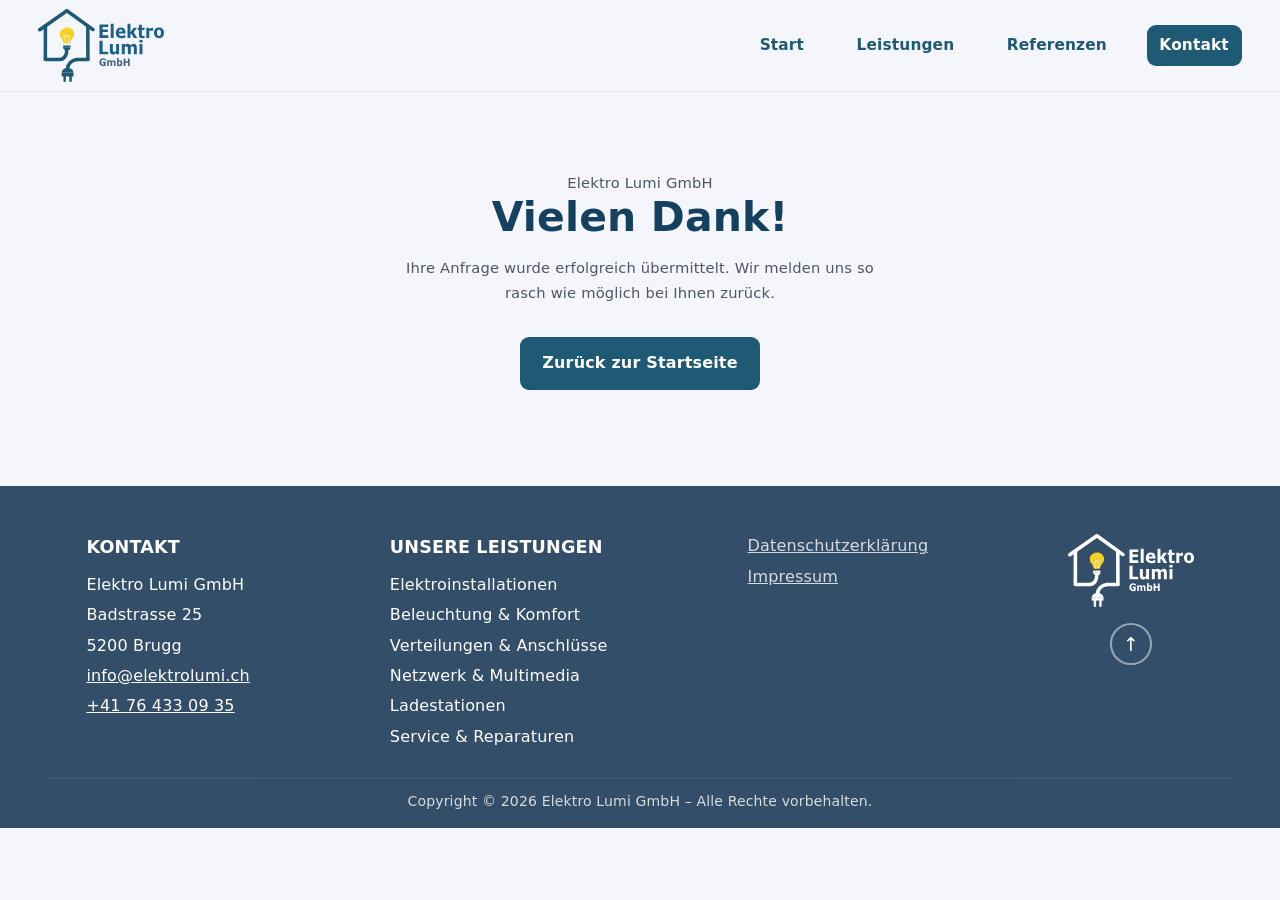
<file: thank-you.html>
<!doctype html>
<html lang="de">
  <head>
    <meta charset="UTF-8" />
    <meta name="viewport" content="width=device-width, initial-scale=1.0" />
    <meta name="robots" content="noindex" />
    <title>Danke – Elektro Lumi GmbH</title>
    <meta
      name="description"
      content="Vielen Dank für Ihre Anfrage bei der Elektro Lumi GmbH aus Brugg (Aargau). Wir melden uns so rasch wie möglich bei Ihnen zurück."
    />
    <meta name="theme-color" content="#1e5a73" />
    <link rel="icon" href="assets/icons/favicon.svg" type="image/svg+xml" />
    <link rel="apple-touch-icon" href="assets/icons/apple-touch-icon.png" />
    <link rel="stylesheet" href="css/style.css" />
    <link rel="stylesheet" href="css/kontakt.css" />
  </head>

  <body>
    <header id="main-header">
      <div class="off-screen-menu" id="off-screen-menu">
        <ul class="nav-links">
          <li><a href="index.html" class="nav-item">Start</a></li>
          <li><a href="leistungen.html" class="nav-item">Leistungen</a></li>
          <li><a href="referenzen.html" class="nav-item">Referenzen</a></li>
          <li><a href="kontakt.html" class="nav-item nav-cta">Kontakt</a></li>
        </ul>
      </div>

      <nav class="navbar" aria-label="Hauptnavigation">
        <div class="navbar-inner wrap">
          <a href="index.html" class="logo">
            <img src="assets/icons/logo.svg" alt="Elektro Lumi Logo" />
          </a>
          <ul class="nav-links">
            <li><a href="index.html" class="nav-item">Start</a></li>
            <li><a href="leistungen.html" class="nav-item">Leistungen</a></li>
            <li><a href="referenzen.html" class="nav-item">Referenzen</a></li>
            <li><a href="kontakt.html" class="nav-item nav-cta">Kontakt</a></li>
          </ul>

          <button
            type="button"
            class="ham-menu"
            aria-expanded="false"
            aria-controls="off-screen-menu"
            aria-label="Menü öffnen"
          >
            <span aria-hidden="true"></span>
            <span aria-hidden="true"></span>
            <span aria-hidden="true"></span>
          </button>
        </div>
      </nav>
    </header>

    <main class="wrap thankyou">
      <p class="eyebrow">Elektro Lumi GmbH</p>
      <h1>Vielen Dank!</h1>
      <p>
        Ihre Anfrage wurde erfolgreich übermittelt. Wir melden uns so rasch wie
        möglich bei Ihnen zurück.
      </p>
      <a href="index.html" class="thankyou-back">Zurück zur Startseite</a>
    </main>

    <footer class="footer">
      <div class="footer-inner wrap">
        <ul class="footer-list">
          <li class="footer-list-title">Kontakt</li>
          <li>Elektro Lumi GmbH</li>
          <li>Badstrasse 25</li>
          <li>5200 Brugg</li>
          <li><a href="mailto:info@elektrolumi.ch">info@elektrolumi.ch</a></li>
          <li><a href="tel:+41764330935">+41 76 433 09 35</a></li>
        </ul>

        <ul class="footer-list">
          <li class="footer-list-title">Unsere Leistungen</li>
          <li>Elektroinstallationen</li>
          <li>Beleuchtung &amp; Komfort</li>
          <li>Verteilungen &amp; Anschlüsse</li>
          <li>Netzwerk &amp; Multimedia</li>
          <li>Ladestationen</li>
          <li>Service &amp; Reparaturen</li>
        </ul>

        <ul class="footer-list data-impressum">
          <li><a href="datenschutz.html">Datenschutzerklärung</a></li>
          <li><a href="impressum.html">Impressum</a></li>
        </ul>

        <div class="footer-brand">
          <a href="index.html" class="logo">
            <img src="assets/icons/logo-footer3.svg" alt="Elektro Lumi Logo" />
          </a>
          <a href="#main-header" class="to-top" aria-label="Nach oben zum Seitenanfang">
            <span aria-hidden="true">↑</span>
          </a>
        </div>
      </div>
      <p class="footer-copyright">
        Copyright © 2026 Elektro Lumi GmbH – Alle Rechte vorbehalten.
      </p>
    </footer>

    <!-- scripts -->
    <script src="js/ham-menu-loader.js"></script>
  </body>
</html>
</file>
<file: css/style.css>
:root {
  --primary: rgba(30, 90, 115, 1);
  --secondary: rgba(29, 95, 140, 1);
  --tertiary: rgba(20, 65, 96, 1);
  --background-color: #f5f6fc;
  --footer-background: #334e68;
  --radius: 9px;
}

* {
  box-sizing: border-box;
  margin: 0;
  padding: 0;
}

html {
  scroll-behavior: smooth;
}

body {
  font-family: "Kumbh Sans", system-ui, sans-serif;
  color: var(--primary);
  background: var(--background-color);
  line-height: 1.55;
  letter-spacing: 0.01em;
}

img {
  display: block;
}

a {
  color: inherit;
}

/* ==========================================================
   Wrapper: gleicher seitlicher Abstand überall
   ========================================================== */
.wrap {
  padding-inline: 3vw;
}

/* ==========================================================
   General Section Styling
   ========================================================== */
.section-title {
  font-size: 2.1vw;
  line-height: 1.15;
  color: var(--tertiary);
  margin-bottom: 2rem;
}

/* ==========================================================
   Service Section
   ========================================================== */
.services-preview {
  padding-block: 2rem 4rem;
}

.services-grid {
  display: grid;
  grid-template-columns: repeat(3, 1fr);
  gap: 1.3rem;
}

.service-card {
  background: #fff;
  border: 1px solid rgba(15, 23, 42, 0.08);
  border-radius: var(--radius);
  padding: 1.3rem;
  box-shadow: 0 0.5rem 1.2rem rgba(15, 23, 42, 0.05);
}

.service-card-icon {
  width: 5rem;
  height: 5rem;
  object-fit: contain;
  margin: 0 auto 1rem;
}

.service-card h3 {
  color: var(--primary);
  font-size: 1.2vw;
  margin-bottom: 0.5rem;
}

.service-card p {
  color: rgba(15, 23, 42, 0.72);
  font-size: 1vw;
}

/* ==========================================================
   Contact Section
   ========================================================== */
.cta {
  padding-top: 3rem;
  padding-bottom: 3rem;
}

.cta-box {
  background: linear-gradient(
    135deg,
    rgba(20, 65, 96, 0.9),
    rgba(29, 95, 140, 0.9)
  );
  color: #fff;
  border-radius: var(--radius);
  padding: 2rem;
  display: grid;
  grid-template-columns: 1fr auto;
  gap: 1rem;
  align-items: center;
}

.cta-title {
  font-size: 1.7vw;
  margin-bottom: 0.35rem;
}

.cta-text {
  color: rgba(255, 255, 255, 0.88);
  max-width: 60ch;
  font-size: 1vw;
}

.cta-button {
  display: inline-block;
  width: fit-content;
  background: #fff;
  color: var(--tertiary);
  text-decoration: none;
  font-weight: 700;
  font-size: 1vw;
  padding: 0.9rem 1.2rem;
  border-radius: var(--radius);
}

.cta-button:hover {
  opacity: 0.9;
}

/* ==========================================================
   Navbar
   ========================================================== */
.navbar {
  position: sticky;
  top: 0;
  z-index: 50;
  background: var(--background-color);
  box-shadow: 0 1px 0 rgba(0, 0, 0, 0.06);
}

.navbar-inner {
  display: flex;
  align-items: center;
  justify-content: space-between;
  padding-block: 1vh;
}

.logo img {
  height: 5.7vw;
  width: auto;
}

.nav-links {
  list-style: none;
  display: flex;
  align-items: center;
  gap: 2.1vw;
}

.nav-item {
  display: inline-block;
  text-decoration: none;
  color: var(--primary);
  font-weight: 650;
  font-size: 1.2vw;
  letter-spacing: 0.01em;
  padding: 0.55rem 0.8rem;
  border-radius: var(--radius);
  transition:
    background-color 0.2s ease,
    color 0.2s ease;
}

.nav-item:hover {
  background-color: var(--primary);
  color: #fff;
}

/* Current page: primary underline (white on hover / in the mobile menu). */
.nav-item.active {
  position: relative;
}

.nav-item.active::after {
  content: "";
  position: absolute;
  left: 0.8rem;
  right: 0.8rem;
  bottom: 0.25rem;
  height: 2px;
  border-radius: var(--radius);
  background: currentColor;
}

/* Kontakt call-to-action: filled button that stands out from the text links. */
.nav-item.nav-cta {
  background-color: var(--primary);
  color: #fff;
}

.nav-item.nav-cta:hover {
  background-color: var(--tertiary);
}

/* styling of hamburger menu in media query */
.ham-menu,
.off-screen-menu {
  display: none;
}

/* Reset the button defaults so only the three bars stay visible. */
.ham-menu {
  background: none;
  border: none;
  padding: 0;
  color: inherit;
  -webkit-tap-highlight-color: transparent;
}

.ham-menu:focus-visible {
  outline: 2px solid var(--primary);
  outline-offset: 3px;
  border-radius: var(--radius);
}

/* ==========================================================
   Footer
   ========================================================== */
.footer {
  background-color: var(--footer-background);
  color: #fff;
  padding: 3rem 3rem 1rem;
}

.footer-inner {
  display: flex;
  justify-content: space-between;
}

.footer-list {
  list-style: none;
  display: flex;
  flex-direction: column;
  gap: 0.35rem;
}

.footer-list-title {
  font-size: 1.1rem;
  font-weight: 700;
  text-transform: uppercase;
  margin-bottom: 0.35rem;
}

.data-impressum {
  color: #fff;
  opacity: 0.8;
}

.footer-copyright {
  margin: 1.75rem 0 0;
  padding-top: 0.85rem;
  border-top: 1px solid rgba(255, 255, 255, 0.12);
  color: #fff;
  opacity: 0.8;
  font-size: 0.875rem;
  line-height: 1.4;
  text-align: center;
}

/* Brand block: logo with a back-to-top arrow underneath. */
.footer-brand {
  display: flex;
  flex-direction: column;
  align-items: center;
  gap: 1rem;
}

.to-top {
  display: inline-flex;
  align-items: center;
  justify-content: center;
  width: 2.6rem;
  height: 2.6rem;
  border: 2px solid rgba(255, 255, 255, 0.5);
  border-radius: 50%;
  font-size: 1.2rem;
  line-height: 1;
  color: #fff;
  text-decoration: none;
  transition:
    background-color 0.2s ease,
    color 0.2s ease,
    border-color 0.2s ease,
    transform 0.2s ease;
}

.to-top:hover {
  background-color: #fff;
  color: var(--primary);
  border-color: #fff;
  transform: translateY(-2px);
}

/* ==========================================================
   Hero
   ========================================================== */
.hero {
  position: relative;
  height: 75vh;
  background: #0b1f2a;
  overflow: hidden;
}

.hero-img {
  position: absolute;
  inset: 0;
  width: 100%;
  height: 100%;
  object-fit: cover;
  z-index: 0;
}

.hero::before {
  content: "";
  position: absolute;
  inset: 0;
  z-index: 1;
  background: linear-gradient(
    90deg,
    rgba(11, 31, 42, 0.55) 0%,
    rgba(11, 31, 42, 0.22) 46%,
    rgba(11, 31, 42, 0.12) 100%
  );
}

.hero-inner {
  position: relative;
  z-index: 2;
  height: 100%;
  display: flex;
  align-items: flex-end;
  padding-bottom: 2rem;
}

.hero-callout {
  max-width: min(24rem, 92%);
  padding: 1rem 1.2rem;
  border-radius: var(--radius);
  border: 1px solid rgba(255, 255, 255, 0.14);
  background: rgba(30, 90, 115, 0.28);
  backdrop-filter: blur(6px);
  color: #fff;
  box-shadow: 0 0.6rem 1.4rem rgba(0, 0, 0, 0.14);
}

.hero-callout-title {
  font-size: 1.5rem;
  font-weight: 700;
  line-height: 1.35;
}

/* ==========================================================
   Intro - Section
   ========================================================== */
.intro {
  padding-bottom: 3vh;
}

.intro-title {
  font-size: 2.2vw;
  letter-spacing: 0.005em;
  line-height: 1.15;
  color: var(--tertiary);
  margin-bottom: 0.6rem;
}

.intro-text {
  font-size: 1.1vw;
  color: rgba(15, 23, 42, 0.72);
  max-width: 62ch;
}

/* ==========================================================
   Supplier - Section
   ========================================================== */
.supplier {
  padding-top: 2rem;
  padding-bottom: 4rem;
}

.supplier-logo {
  display: grid;
  grid-template-columns: repeat(5, 1fr);
  gap: 5rem;
  align-items: center;
}

.supplier-logo a {
  display: block;
  text-decoration: none;
}

.supplier-logo img {
  width: 100%;
  height: 7rem;
  object-fit: contain;
}

/* ==========================================================
   Phone (bis 480px)
   ========================================================== */
@media (max-width: 480px) {
  .wrap {
    padding-inline: 4.5vw;
  }

  .navbar .nav-links {
    display: none;
  }

  .navbar .logo img {
    height: 8vh;
    width: auto;
  }

  /*--- Hamburger Button ---*/
  .ham-menu {
    display: block;
    position: relative;
    height: 40px;
    width: 50px;
    margin-left: auto;
    cursor: pointer;
    z-index: 80;
  }

  .ham-menu span {
    position: absolute;
    top: 50%;
    left: 50%;
    height: 4px;
    width: 70%;
    background-color: var(--primary);
    border-radius: 25px;
    transform: translate(-50%, -50%);
    transition: 0.3s ease;
  }

  .ham-menu span:nth-child(1) {
    top: 25%;
  }

  .ham-menu span:nth-child(3) {
    top: 75%;
  }

  .ham-menu.active span:nth-child(1) {
    top: 50%;
    transform: translate(-50%, -50%) rotate(45deg);
  }

  .ham-menu.active span:nth-child(2) {
    opacity: 0;
  }

  .ham-menu.active span:nth-child(3) {
    top: 50%;
    transform: translate(-50%, -50%) rotate(-45deg);
  }

  /*--- Slide-In Panel ---*/
  .off-screen-menu {
    display: block;
    position: fixed;
    top: 4.3rem;
    right: 0;
    z-index: 60;
    width: min(85vw, 18rem);
    max-height: calc(100dvh - 5.2rem);
    padding: 1.2rem;
    /* Alpha on the background, not opacity — that would fade the text too. */
    background-color: var(--primary);
    background-color: color-mix(in srgb, var(--primary) 90%, transparent);
    border-radius: var(--radius) 0 0 var(--radius);
    box-shadow: 0 0.8rem 1.8rem rgba(0, 0, 0, 0.24);
    overflow-y: auto;
    /* Hidden when closed; visibility in the transition keeps the slide. */
    visibility: hidden;
    transform: translateX(110%);
    transition:
      transform 0.3s ease,
      visibility 0.3s ease;
  }

  .off-screen-menu.active {
    visibility: visible;
    transform: translateX(0);
  }

  .off-screen-menu .nav-links {
    flex-direction: column;
    gap: 1rem;
  }

  .off-screen-menu .nav-item {
    color: #fff;
    font-size: 2vh;
  }

  /* Invert the CTA inside the dark mobile menu so it still pops. */
  .off-screen-menu .nav-item.nav-cta {
    background-color: #fff;
    color: var(--primary);
  }

  .footer-inner {
    display: flex;
    flex-direction: column;
    gap: 3rem;
  }

  .footer .logo img {
    height: 8vh;
    width: auto;
  }

  .hero {
    height: 40vh;
  }

  .hero-inner {
    align-items: flex-end;
    padding-bottom: 3vh;
  }

  .hero-callout {
    max-width: 75%;
    padding: 0.9rem 1rem;
  }

  .hero-callout-title {
    font-size: 1rem;
  }

  .intro-title {
    font-size: 6vw;
  }

  .section-title {
    font-size: 1.6rem;
  }

  .services-grid {
    grid-template-columns: 1fr;
    gap: 1.2rem;
  }

  .service-card h3 {
    font-size: 1.1rem;
  }

  .cta-box {
    grid-template-columns: 1fr;
    padding: 1.5rem;
  }

  .cta-title {
    font-size: 1.5rem;
  }

  .cta-button {
    font-size: 1rem;
    padding: 0.8rem 1.1rem;
  }

  .intro-text,
  .service-card p,
  .cta-text {
    font-size: 1rem;
  }

  /* supplier section */
  .supplier-logo {
    grid-template-columns: repeat(2, 1fr);
    gap: 1.5rem;
  }

  .supplier-logo img {
    max-width: 9rem;
    height: 4rem;
  }
}

/* ==========================================================
   Tablet (481px – 1024px)
   ========================================================== */
@media (min-width: 481px) and (max-width: 1024px) {
  .logo img {
    height: 3.8rem;
  }

  .nav-links {
    gap: 1.1rem;
  }

  .nav-item {
    font-size: 0.95rem;
    padding: 0.5rem 0.6rem;
  }

  .section-title {
    font-size: 1.7rem;
  }

  .intro-title {
    font-size: 1.9rem;
  }

  .intro-text {
    font-size: 1.05rem;
  }

  .services-grid {
    grid-template-columns: repeat(2, 1fr);
  }

  .service-card h3 {
    font-size: 1.15rem;
  }

  .service-card p {
    font-size: 1rem;
  }

  .cta-title {
    font-size: 1.5rem;
  }

  .cta-text,
  .cta-button {
    font-size: 1rem;
  }

  .supplier-logo {
    grid-template-columns: repeat(3, 1fr);
    gap: 2rem;
  }

  .supplier-logo img {
    height: 5rem;
  }

  /* Footer als 2×2-Raster statt gequetschter Einzeiler */
  .footer-inner {
    display: grid;
    grid-template-columns: 1fr 1fr;
    gap: 2.5rem 3rem;
  }

  /* Block nur so breit wie das Logo, Inhalt zentriert → Pfeil sitzt
     horizontal mittig unter dem Haus (wie im Phone-Modus). */
  .footer-brand {
    width: fit-content;
  }

  .footer .logo img {
    height: 5rem;
  }
}
</file>
<file: site/css/style.css>
:root {
  --primary: rgba(30, 90, 115, 1);
  --secondary: rgba(29, 95, 140, 1);
  --tertiary: rgba(20, 65, 96, 1);
  --background-color: #f5f6fc;
  --footer-background: #334e68;
  --radius: 9px;
}

* {
  box-sizing: border-box;
  margin: 0;
  padding: 0;
}

html {
  scroll-behavior: smooth;
}

body {
  font-family: "Kumbh Sans", system-ui, sans-serif;
  color: var(--primary);
  background: var(--background-color);
  line-height: 1.55;
  letter-spacing: 0.01em;
}

img {
  display: block;
}

a {
  color: inherit;
}

/* ==========================================================
   Wrapper: gleicher seitlicher Abstand überall
   ========================================================== */
.wrap {
  padding-inline: 3vw;
}

/* ==========================================================
   General Section Styling
   ========================================================== */
.section-title {
  font-size: 2.1vw;
  line-height: 1.15;
  color: var(--tertiary);
  margin-bottom: 2rem;
}

/* ==========================================================
   Service Section
   ========================================================== */
.services-preview {
  padding-block: 2rem 4rem;
}

.services-preview .section-title {
  margin-bottom: 0.8rem;
}

/* Lead-in above the cards and the link below them. */
.services-intro {
  margin-bottom: 2rem;
}

.services-link {
  display: inline-block;
  margin-top: 2rem;
  color: var(--tertiary);
  font-weight: 700;
  text-decoration: none;
  border-bottom: 2px solid currentColor;
}

.services-link:hover {
  opacity: 0.8;
}

.services-grid {
  display: grid;
  grid-template-columns: repeat(3, 1fr);
  gap: 1.3rem;
}

.service-card {
  background: #fff;
  border: 1px solid rgba(15, 23, 42, 0.08);
  border-radius: var(--radius);
  padding: 1.3rem;
  box-shadow: 0 0.5rem 1.2rem rgba(15, 23, 42, 0.05);
}

.service-card-icon {
  width: 5rem;
  height: 5rem;
  object-fit: contain;
  margin: 0 auto 1rem;
}

.service-card h3 {
  color: var(--primary);
  font-size: 1.2vw;
  margin-bottom: 0.5rem;
}

.service-card p {
  color: rgba(15, 23, 42, 0.72);
  font-size: 1vw;
}

/* ==========================================================
   Contact Section
   ========================================================== */
.cta {
  padding-top: 3rem;
  padding-bottom: 3rem;
}

.cta-box {
  background: linear-gradient(
    135deg,
    rgba(20, 65, 96, 0.9),
    rgba(29, 95, 140, 0.9)
  );
  color: #fff;
  border-radius: var(--radius);
  padding: 2rem;
  display: grid;
  grid-template-columns: 1fr auto;
  gap: 1rem;
  align-items: center;
}

.cta-title {
  font-size: 1.7vw;
  margin-bottom: 0.35rem;
}

.cta-text {
  color: rgba(255, 255, 255, 0.88);
  max-width: 60ch;
  font-size: 1vw;
}

.cta-button {
  display: inline-block;
  width: fit-content;
  background: #fff;
  color: var(--tertiary);
  text-decoration: none;
  font-weight: 700;
  font-size: 1vw;
  padding: 0.9rem 1.2rem;
  border-radius: var(--radius);
}

.cta-button:hover {
  opacity: 0.9;
}

/* ==========================================================
   Navbar
   ========================================================== */
.navbar {
  position: sticky;
  top: 0;
  z-index: 50;
  background: var(--background-color);
  box-shadow: 0 1px 0 rgba(0, 0, 0, 0.06);
}

.navbar-inner {
  display: flex;
  align-items: center;
  justify-content: space-between;
  padding-block: 1vh;
}

.logo img {
  height: 5.7vw;
  width: auto;
}

.nav-links {
  list-style: none;
  display: flex;
  align-items: center;
  gap: 2.1vw;
}

.nav-item {
  display: inline-block;
  text-decoration: none;
  color: var(--primary);
  font-weight: 650;
  font-size: 1.2vw;
  letter-spacing: 0.01em;
  padding: 0.55rem 0.8rem;
  border-radius: var(--radius);
  transition:
    background-color 0.2s ease,
    color 0.2s ease;
}

.nav-item:hover {
  background-color: var(--primary);
  color: #fff;
}

/* Current page: primary underline (white on hover / in the mobile menu). */
.nav-item.active {
  position: relative;
}

.nav-item.active::after {
  content: "";
  position: absolute;
  left: 0.8rem;
  right: 0.8rem;
  bottom: 0.25rem;
  height: 2px;
  border-radius: var(--radius);
  background: currentColor;
}

/* Kontakt call-to-action: filled button that stands out from the text links. */
.nav-item.nav-cta {
  background-color: var(--primary);
  color: #fff;
}

.nav-item.nav-cta:hover {
  background-color: var(--tertiary);
}

/* styling of hamburger menu in media query */
.ham-menu,
.off-screen-menu {
  display: none;
}

/* Reset the button defaults so only the three bars stay visible. */
.ham-menu {
  background: none;
  border: none;
  padding: 0;
  color: inherit;
  -webkit-tap-highlight-color: transparent;
}

.ham-menu:focus-visible {
  outline: 2px solid var(--primary);
  outline-offset: 3px;
  border-radius: var(--radius);
}

/* ==========================================================
   Footer
   ========================================================== */
.footer {
  background-color: var(--footer-background);
  color: #fff;
  padding: 3rem 3rem 1rem;
}

.footer-inner {
  display: flex;
  justify-content: space-between;
}

.footer-list {
  list-style: none;
  display: flex;
  flex-direction: column;
  gap: 0.35rem;
}

.footer-list-title {
  font-size: 1.1rem;
  font-weight: 700;
  text-transform: uppercase;
  margin-bottom: 0.35rem;
}

.data-impressum {
  color: #fff;
  opacity: 0.8;
}

.footer-copyright {
  margin: 1.75rem 0 0;
  padding-top: 0.85rem;
  border-top: 1px solid rgba(255, 255, 255, 0.12);
  color: #fff;
  opacity: 0.8;
  font-size: 0.875rem;
  line-height: 1.4;
  text-align: center;
}

/* Brand block: logo with a back-to-top arrow underneath. */
.footer-brand {
  display: flex;
  flex-direction: column;
  align-items: center;
  gap: 1rem;
}

.to-top {
  display: inline-flex;
  align-items: center;
  justify-content: center;
  width: 2.6rem;
  height: 2.6rem;
  border: 2px solid rgba(255, 255, 255, 0.5);
  border-radius: 50%;
  font-size: 1.2rem;
  line-height: 1;
  color: #fff;
  text-decoration: none;
  transition:
    background-color 0.2s ease,
    color 0.2s ease,
    border-color 0.2s ease,
    transform 0.2s ease;
}

.to-top:hover {
  background-color: #fff;
  color: var(--primary);
  border-color: #fff;
  transform: translateY(-2px);
}

/* ==========================================================
   Hero
   ========================================================== */
.hero {
  position: relative;
  height: 75vh;
  background: #0b1f2a;
  overflow: hidden;
}

.hero-img {
  position: absolute;
  inset: 0;
  width: 100%;
  height: 100%;
  object-fit: cover;
  z-index: 0;
}

.hero::before {
  content: "";
  position: absolute;
  inset: 0;
  z-index: 1;
  background: linear-gradient(
    90deg,
    rgba(11, 31, 42, 0.55) 0%,
    rgba(11, 31, 42, 0.22) 46%,
    rgba(11, 31, 42, 0.12) 100%
  );
}

.hero-inner {
  position: relative;
  z-index: 2;
  height: 100%;
  display: flex;
  align-items: flex-end;
  padding-bottom: 2rem;
}

.hero-callout {
  max-width: min(24rem, 92%);
  padding: 1rem 1.2rem;
  border-radius: var(--radius);
  border: 1px solid rgba(255, 255, 255, 0.14);
  background: rgba(30, 90, 115, 0.28);
  backdrop-filter: blur(6px);
  color: #fff;
  box-shadow: 0 0.6rem 1.4rem rgba(0, 0, 0, 0.14);
}

.hero-callout-title {
  font-size: 1.5rem;
  font-weight: 700;
  line-height: 1.35;
}

/* ==========================================================
   Intro - Section
   ========================================================== */
.intro {
  padding-bottom: 3vh;
}

.intro-title {
  font-size: 2.2vw;
  letter-spacing: 0.005em;
  line-height: 1.15;
  color: var(--tertiary);
  margin-bottom: 0.6rem;
}

.intro-text {
  font-size: 1.1vw;
  color: rgba(15, 23, 42, 0.72);
  max-width: 62ch;
}

/* ==========================================================
   Supplier - Section
   ========================================================== */
.supplier {
  padding-top: 2rem;
  padding-bottom: 4rem;
}

.supplier-logo {
  display: grid;
  grid-template-columns: repeat(5, 1fr);
  gap: 5rem;
  align-items: center;
}

.supplier-logo a {
  display: block;
  text-decoration: none;
}

.supplier-logo img {
  width: 100%;
  height: 7rem;
  object-fit: contain;
}

/* ==========================================================
   Phone (bis 480px)
   ========================================================== */
@media (max-width: 480px) {
  .wrap {
    padding-inline: 4.5vw;
  }

  .navbar .nav-links {
    display: none;
  }

  .navbar .logo img {
    height: 8vh;
    width: auto;
  }

  /*--- Hamburger Button ---*/
  .ham-menu {
    display: block;
    position: relative;
    height: 40px;
    width: 50px;
    margin-left: auto;
    cursor: pointer;
    z-index: 80;
  }

  .ham-menu span {
    position: absolute;
    top: 50%;
    left: 50%;
    height: 4px;
    width: 70%;
    background-color: var(--primary);
    border-radius: 25px;
    transform: translate(-50%, -50%);
    transition: 0.3s ease;
  }

  .ham-menu span:nth-child(1) {
    top: 25%;
  }

  .ham-menu span:nth-child(3) {
    top: 75%;
  }

  .ham-menu.active span:nth-child(1) {
    top: 50%;
    transform: translate(-50%, -50%) rotate(45deg);
  }

  .ham-menu.active span:nth-child(2) {
    opacity: 0;
  }

  .ham-menu.active span:nth-child(3) {
    top: 50%;
    transform: translate(-50%, -50%) rotate(-45deg);
  }

  /*--- Slide-In Panel ---*/
  .off-screen-menu {
    display: block;
    position: fixed;
    top: 4.3rem;
    right: 0;
    z-index: 60;
    width: min(85vw, 18rem);
    max-height: calc(100dvh - 5.2rem);
    padding: 1.2rem;
    /* Alpha on the background, not opacity — that would fade the text too. */
    background-color: var(--primary);
    background-color: color-mix(in srgb, var(--primary) 90%, transparent);
    border-radius: var(--radius) 0 0 var(--radius);
    box-shadow: 0 0.8rem 1.8rem rgba(0, 0, 0, 0.24);
    overflow-y: auto;
    /* Hidden when closed; visibility in the transition keeps the slide. */
    visibility: hidden;
    transform: translateX(110%);
    transition:
      transform 0.3s ease,
      visibility 0.3s ease;
  }

  .off-screen-menu.active {
    visibility: visible;
    transform: translateX(0);
  }

  .off-screen-menu .nav-links {
    flex-direction: column;
    gap: 1rem;
  }

  .off-screen-menu .nav-item {
    color: #fff;
    font-size: 2vh;
  }

  /* Invert the CTA inside the dark mobile menu so it still pops. */
  .off-screen-menu .nav-item.nav-cta {
    background-color: #fff;
    color: var(--primary);
  }

  .footer-inner {
    display: flex;
    flex-direction: column;
    gap: 3rem;
  }

  .footer .logo img {
    height: 8vh;
    width: auto;
  }

  .hero {
    height: 40vh;
  }

  .hero-inner {
    align-items: flex-end;
    padding-bottom: 3vh;
  }

  .hero-callout {
    max-width: 75%;
    padding: 0.9rem 1rem;
  }

  .hero-callout-title {
    font-size: 1rem;
  }

  .intro-title {
    font-size: 6vw;
  }

  .section-title {
    font-size: 1.6rem;
  }

  .services-grid {
    grid-template-columns: 1fr;
    gap: 1.2rem;
  }

  .service-card h3 {
    font-size: 1.1rem;
  }

  .cta-box {
    grid-template-columns: 1fr;
    padding: 1.5rem;
  }

  .cta-title {
    font-size: 1.5rem;
  }

  .cta-button {
    font-size: 1rem;
    padding: 0.8rem 1.1rem;
  }

  .intro-text,
  .service-card p,
  .cta-text {
    font-size: 1rem;
  }

  /* supplier section */
  .supplier-logo {
    grid-template-columns: repeat(2, 1fr);
    gap: 1.5rem;
  }

  .supplier-logo img {
    max-width: 9rem;
    height: 4rem;
  }
}

/* ==========================================================
   Tablet (481px – 1024px)
   ========================================================== */
@media (min-width: 481px) and (max-width: 1024px) {
  .logo img {
    height: 3.8rem;
  }

  .nav-links {
    gap: 1.1rem;
  }

  .nav-item {
    font-size: 0.95rem;
    padding: 0.5rem 0.6rem;
  }

  .section-title {
    font-size: 1.7rem;
  }

  .intro-title {
    font-size: 1.9rem;
  }

  .intro-text {
    font-size: 1.05rem;
  }

  .services-grid {
    grid-template-columns: repeat(2, 1fr);
  }

  .service-card h3 {
    font-size: 1.15rem;
  }

  .service-card p {
    font-size: 1rem;
  }

  .cta-title {
    font-size: 1.5rem;
  }

  .cta-text,
  .cta-button {
    font-size: 1rem;
  }

  .supplier-logo {
    grid-template-columns: repeat(3, 1fr);
    gap: 2rem;
  }

  .supplier-logo img {
    height: 5rem;
  }

  /* Footer als 2×2-Raster statt gequetschter Einzeiler */
  .footer-inner {
    display: grid;
    grid-template-columns: 1fr 1fr;
    gap: 2.5rem 3rem;
  }

  /* Block nur so breit wie das Logo, Inhalt zentriert → Pfeil sitzt
     horizontal mittig unter dem Haus (wie im Phone-Modus). */
  .footer-brand {
    width: fit-content;
  }

  .footer .logo img {
    height: 5rem;
  }
}
</file>
<file: css/legal.css>
/* ==========================================================
   styling for impressum.html & dataintegrity.html
   ========================================================== */

.legal {
  max-width: 820px;
  margin-inline: auto;
  padding-block: 4rem 5rem;
}

.legal h1 {
  margin-bottom: 1.5rem;
  color: var(--tertiary);
  font-size: 3.2vw;
  line-height: 1.1;
}

.legal h2 {
  margin-top: 2.2rem;
  margin-bottom: 0.6rem;
  color: var(--primary);
  font-size: 1.5vw;
  line-height: 1.25;
}

.legal h3 {
  margin-top: 1.4rem;
  margin-bottom: 0.4rem;
  color: var(--secondary);
  font-size: 1.1vw;
}

.legal p,
.legal li {
  color: rgba(15, 23, 42, 0.78);
  font-size: 1rem;
  line-height: 1.7;
}

.legal p {
  margin-bottom: 0.8rem;
  max-width: 70ch;
}

.legal ul {
  margin: 0 0 0.8rem 1.2rem;
}

.legal a {
  color: var(--secondary);
  text-decoration: underline;
}

.legal .legal-meta {
  margin-bottom: 0.2rem;
}

.legal .legal-stand {
  margin-top: 2.5rem;
  color: rgba(15, 23, 42, 0.55);
  font-size: 0.9rem;
}

/* ==========================================================
   Phone bis 480px
   ========================================================== */

@media (max-width: 480px) {
  .legal {
    padding-block: 2.5rem 4rem;
  }

  .legal h1 {
    font-size: 2.2rem;
  }

  .legal h2 {
    font-size: 1.3rem;
  }

  .legal h3 {
    font-size: 1.05rem;
  }
}

/* ==========================================================
   Tablet (481px – 1024px)
   ========================================================== */
@media (min-width: 481px) and (max-width: 1024px) {
  .legal h1 {
    font-size: 2.4rem;
  }

  .legal h2 {
    font-size: 1.35rem;
  }

  .legal h3 {
    font-size: 1.1rem;
  }
}
</file>
<file: css/kontakt.css>
/* ==========================================================
   styling for kontakt.html
   ========================================================== */

.kontakt {
  max-width: 820px;
  margin-inline: auto;
  padding-block: 4rem 5rem;
}

/* Intro */
.kontakt-intro {
  margin-bottom: 2rem;
}

.kontakt-intro h1 {
  margin-bottom: 1rem;
  color: var(--tertiary);
  font-size: 3.7vw;
  line-height: 1.05;
}

.kontakt-intro p {
  max-width: 60ch;
  color: rgba(15, 23, 42, 0.72);
  font-size: 1.15vw;
  line-height: 1.65;
}

/* Card */
.kontakt-form {
  display: flex;
  flex-direction: column;
  gap: 1.2rem;
  padding: 2rem;
  background: #fff;
  border: 1px solid rgba(15, 23, 42, 0.08);
  border-radius: var(--radius);
  box-shadow: 0 0.8rem 1.8rem rgba(15, 23, 42, 0.06);
}

/* Honeypot: für Menschen unsichtbar, Bots füllen es aus */
.kontakt-honey {
  position: absolute;
  left: -9999px;
}

/* Felder */
.form-row {
  display: grid;
  grid-template-columns: 1fr 1fr;
  gap: 1.2rem;
}

.form-field {
  display: flex;
  flex-direction: column;
  gap: 0.4rem;
}

.form-field label {
  color: var(--tertiary);
  font-size: 0.95rem;
  font-weight: 700;
}

.form-field .optional {
  color: rgba(15, 23, 42, 0.5);
  font-weight: 500;
}

.form-field input,
.form-field textarea {
  padding: 0.75rem 0.9rem;
  font: inherit;
  color: var(--primary);
  background: var(--background-color);
  border: 1px solid rgba(15, 23, 42, 0.12);
  border-radius: var(--radius);
}

.form-field input:focus,
.form-field textarea:focus {
  outline: none;
  border-color: var(--secondary);
  box-shadow: 0 0 0 3px rgba(29, 95, 140, 0.15);
}

.form-field textarea {
  resize: vertical;
  min-height: 8rem;
}

/* hCaptcha-Widget */
.h-captcha {
  margin-block: 0.2rem;
}

/* Status-/Fehlermeldung */
.kontakt-result {
  margin: 0;
  font-size: 0.95rem;
  color: var(--secondary);
}

.kontakt-result:empty {
  display: none;
}

.kontakt-result.is-error {
  color: #c0392b;
}

/* Objekt-Gruppe */
.form-objekt {
  display: flex;
  flex-direction: column;
  gap: 1.2rem;
  margin: 0;
  padding: 1.3rem;
  border: 1px solid rgba(15, 23, 42, 0.1);
  border-radius: var(--radius);
}

.form-objekt legend {
  padding-inline: 0.5rem;
  color: var(--secondary);
  font-size: 0.8rem;
  font-weight: 800;
  letter-spacing: 0.12em;
  text-transform: uppercase;
}

/* Submit */
.kontakt-submit {
  margin-top: 0.5rem;
  padding: 0.95rem 1.2rem;
  color: #fff;
  font: inherit;
  font-weight: 700;
  background: var(--primary);
  border: none;
  border-radius: var(--radius);
  cursor: pointer;
  transition: background 0.2s ease;
}

.kontakt-submit:hover {
  background: var(--tertiary);
}

/* ==========================================================
   Danke-Seite (thank-you.html)
   ========================================================== */
.thankyou {
  max-width: 640px;
  margin-inline: auto;
  padding-block: 5rem 6rem;
  text-align: center;
}

.thankyou h1 {
  margin-bottom: 1rem;
  color: var(--tertiary);
  font-size: 3.2vw;
  line-height: 1.1;
}

.thankyou p {
  margin-inline: auto;
  max-width: 50ch;
  color: rgba(15, 23, 42, 0.72);
  font-size: 1.15vw;
  line-height: 1.65;
}

.thankyou-back {
  display: inline-block;
  margin-top: 2rem;
  padding: 0.9rem 1.4rem;
  color: #fff;
  font-weight: 700;
  text-decoration: none;
  background: var(--primary);
  border-radius: var(--radius);
  transition: background 0.2s ease;
}

.thankyou-back:hover {
  background: var(--tertiary);
}

/* ==========================================================
   Phone bis 480px
   ========================================================== */

@media (max-width: 480px) {
  .kontakt {
    padding-block: 2.5rem 4rem;
  }

  .kontakt-intro h1 {
    font-size: 2.4rem;
  }

  .kontakt-intro p {
    font-size: 1rem;
  }

  .kontakt-form {
    padding: 1.4rem;
    border-radius: 1rem;
  }

  .form-row {
    grid-template-columns: 1fr;
    gap: 1.2rem;
  }

  .thankyou {
    padding-block: 3rem 4rem;
  }

  .thankyou h1 {
    font-size: 2.2rem;
  }

  .thankyou p {
    font-size: 1rem;
  }
}

/* ==========================================================
   Tablet (481px – 1024px)
   ========================================================== */
@media (min-width: 481px) and (max-width: 1024px) {
  .kontakt-intro h1 {
    font-size: 2.6rem;
  }

  .kontakt-intro p {
    font-size: 1.05rem;
  }

  .thankyou h1 {
    font-size: 2.4rem;
  }

  .thankyou p {
    font-size: 1.05rem;
  }
}
</file>
<file: css/leistungen.css>
/* ==========================================================
   styling for leistungen.html
   ========================================================== */

/* Hero */
.leistungen-hero {
  max-width: 1200px;
  padding-block: 4rem 3rem;
}

.eyebrow {
  margin-bottom: 0.8rem;
  color: var(--secondary);
  font-size: 0.8rem;
  font-weight: 800;
  letter-spacing: 0.12em;
  text-transform: uppercase;
}

.leistungen-hero h1 {
  margin-bottom: 1rem;
  color: var(--tertiary);
  font-size: 3.7vw;
  line-height: 1.05;
}

.leistungen-hero p {
  max-width: 820px;
  color: rgba(15, 23, 42, 0.72);
  font-size: 1.15vw;
  line-height: 1.65;
}

/* Übersicht */
.leistungen-overview {
  padding-top: 1rem;
  padding-bottom: 5rem;
}

.leistungen-grid {
  display: grid;
  grid-template-columns: repeat(3, 1fr);
  gap: 1.4rem;
}

.leistung-card {
  display: flex;
  flex-direction: column;
  padding: 1.8rem;
  min-height: 100%;
  background: #fff;
  border: 1px solid rgba(15, 23, 42, 0.07);
  border-radius: var(--radius);
  box-shadow: 0 0.8rem 1.8rem rgba(15, 23, 42, 0.06);
}

.leistung-card h2 {
  margin-bottom: 0.9rem;
  color: var(--primary);
  font-size: 1.35vw;
  line-height: 1.2;
}

.leistung-card p {
  margin-bottom: 1.3rem;
  color: rgba(15, 23, 42, 0.72);
  font-size: 1vw;
  line-height: 1.6;
}

.leistung-card ul {
  display: flex;
  flex-wrap: wrap;
  gap: 0.6rem;
  margin-top: auto;
  list-style: none;
}

.leistung-card li {
  padding: 0.45rem 0.75rem;
  color: var(--tertiary);
  background: var(--background-color);
  border-radius: 999px;
  font-size: 0.9vw;
  font-weight: 700;
  line-height: 1.3;
}

/* ==========================================================
   Phone bis 480px
   ========================================================== */

@media (max-width: 480px) {
  .leistungen-hero {
    padding-block: 2.5rem 2rem;
  }

  .leistungen-hero h1 {
    font-size: 2.4rem;
  }

  .leistungen-hero p {
    font-size: 1rem;
    line-height: 1.6;
  }

  .eyebrow {
    font-size: 0.78rem;
  }

  .leistungen-overview {
    padding-block: 0 4rem;
  }

  .leistungen-grid {
    grid-template-columns: 1fr;
    gap: 1rem;
  }

  .leistung-card {
    padding: 1.4rem;
    border-radius: 1rem;
  }

  .leistung-card h2 {
    font-size: 1.35rem;
  }

  .leistung-card p {
    font-size: 1rem;
  }

  .leistung-card ul {
    gap: 0.5rem;
  }

  .leistung-card li {
    font-size: 0.88rem;
  }
}

/* ==========================================================
   Tablet (481px – 1024px)
   ========================================================== */
@media (min-width: 481px) and (max-width: 1024px) {
  .leistungen-hero h1 {
    font-size: 2.6rem;
  }

  .leistungen-hero p {
    font-size: 1.05rem;
  }

  .leistungen-grid {
    grid-template-columns: repeat(2, 1fr);
  }

  .leistung-card h2 {
    font-size: 1.25rem;
  }

  .leistung-card p {
    font-size: 1rem;
  }

  .leistung-card li {
    font-size: 0.85rem;
  }
}
</file>
<file: css/referenzen.css>
/* ==========================================================
   styling for referenzen.html (Referenzen)
   ========================================================== */

/* Hero — mirrors the leistungen hero so the pages feel consistent */
.ref-hero {
  max-width: 1200px;
  padding-block: 4rem 2rem;
}

.eyebrow {
  margin-bottom: 0.8rem;
  color: var(--secondary);
  font-size: 0.8rem;
  font-weight: 800;
  letter-spacing: 0.12em;
  text-transform: uppercase;
}

.ref-hero h1 {
  margin-bottom: 1rem;
  color: var(--tertiary);
  font-size: 3.7vw;
  line-height: 1.05;
}

.ref-hero p {
  max-width: 820px;
  color: rgba(15, 23, 42, 0.72);
  font-size: 1.15vw;
  line-height: 1.65;
}

/* Project sections */
.ref-project {
  padding-block: 1.5rem 3.5rem;
}

.ref-project h2 {
  color: var(--tertiary);
  font-size: 2vw;
  line-height: 1.1;
  margin-bottom: 0.6rem;
}

.ref-project-desc {
  max-width: 820px;
  margin-bottom: 1.75rem;
  color: rgba(15, 23, 42, 0.72);
  font-size: 1.05vw;
  line-height: 1.6;
}

/* Masonry gallery — fluid column count, no card chrome */
.ref-gallery {
  columns: 280px;
  column-gap: 1rem;
}

.ref-gallery figure {
  break-inside: avoid;
  margin: 0 0 1rem;
}

.ref-gallery img {
  width: 100%;
  height: auto;
  display: block;
  border-radius: var(--radius);
  cursor: zoom-in;
  transition:
    transform 0.2s ease,
    filter 0.2s ease;
}

.ref-gallery img:hover {
  transform: translateY(-2px);
  filter: brightness(1.04);
}

.ref-gallery figcaption {
  padding: 0.4rem 0.15rem 0;
  color: var(--tertiary);
  font-size: 0.85rem;
  line-height: 1.35;
}

/* Lightbox overlay */
.lightbox {
  position: fixed;
  inset: 0;
  z-index: 100;
  display: flex;
  flex-direction: column;
  align-items: center;
  justify-content: center;
  gap: 1rem;
  padding: 2rem;
  background: rgba(0, 0, 0, 0.9);
  opacity: 0;
  visibility: hidden;
  transition:
    opacity 0.2s ease,
    visibility 0.2s ease;
}

.lightbox.open {
  opacity: 1;
  visibility: visible;
}

.lightbox img {
  max-width: 100%;
  max-height: 82vh;
  width: auto;
  height: auto;
  border-radius: var(--radius);
  box-shadow: 0 1.2rem 3rem rgba(0, 0, 0, 0.5);
}

.lightbox-caption {
  color: #fff;
  font-size: 0.95rem;
  text-align: center;
  max-width: 60ch;
}

.lightbox-close {
  position: absolute;
  top: 1.1rem;
  right: 1.3rem;
  width: 2.8rem;
  height: 2.8rem;
  display: inline-flex;
  align-items: center;
  justify-content: center;
  border: none;
  border-radius: 50%;
  background: rgba(255, 255, 255, 0.12);
  color: #fff;
  font-size: 1.6rem;
  line-height: 1;
  cursor: pointer;
  transition: background-color 0.2s ease;
}

.lightbox-close:hover {
  background: rgba(255, 255, 255, 0.25);
}

/* Prev / next navigation */
.lightbox-nav {
  position: absolute;
  top: 50%;
  transform: translateY(-50%);
  width: 3rem;
  height: 3rem;
  display: inline-flex;
  align-items: center;
  justify-content: center;
  border: none;
  border-radius: 50%;
  background: rgba(255, 255, 255, 0.12);
  color: #fff;
  font-size: 2rem;
  line-height: 1;
  cursor: pointer;
  transition: background-color 0.2s ease;
}

.lightbox-nav:hover {
  background: rgba(255, 255, 255, 0.25);
}

.lightbox-prev {
  left: 1.3rem;
}

.lightbox-next {
  right: 1.3rem;
}

/* Lock scroll behind the lightbox */
body.lightbox-open {
  overflow: hidden;
}

/* ==========================================================
   Phone bis 480px
   ========================================================== */
@media (max-width: 480px) {
  .ref-hero {
    padding-block: 2.5rem 1.5rem;
  }

  .ref-hero h1 {
    font-size: 2.4rem;
  }

  .ref-hero p {
    font-size: 1rem;
  }

  .ref-project h2 {
    font-size: 1.6rem;
  }

  .ref-project-desc {
    font-size: 1rem;
  }

  .ref-gallery {
    columns: 160px;
    column-gap: 0.6rem;
  }

  .ref-gallery figure {
    margin-bottom: 0.6rem;
  }

  .lightbox-nav {
    width: 2.6rem;
    height: 2.6rem;
    font-size: 1.7rem;
  }

  .lightbox-prev {
    left: 0.5rem;
  }

  .lightbox-next {
    right: 0.5rem;
  }
}

/* ==========================================================
   Tablet (481px – 1024px)
   ========================================================== */
@media (min-width: 481px) and (max-width: 1024px) {
  .ref-hero h1 {
    font-size: 2.6rem;
  }

  .ref-hero p {
    font-size: 1.05rem;
  }

  .ref-project h2 {
    font-size: 1.6rem;
  }

  .ref-project-desc {
    font-size: 1rem;
  }
}
</file>
